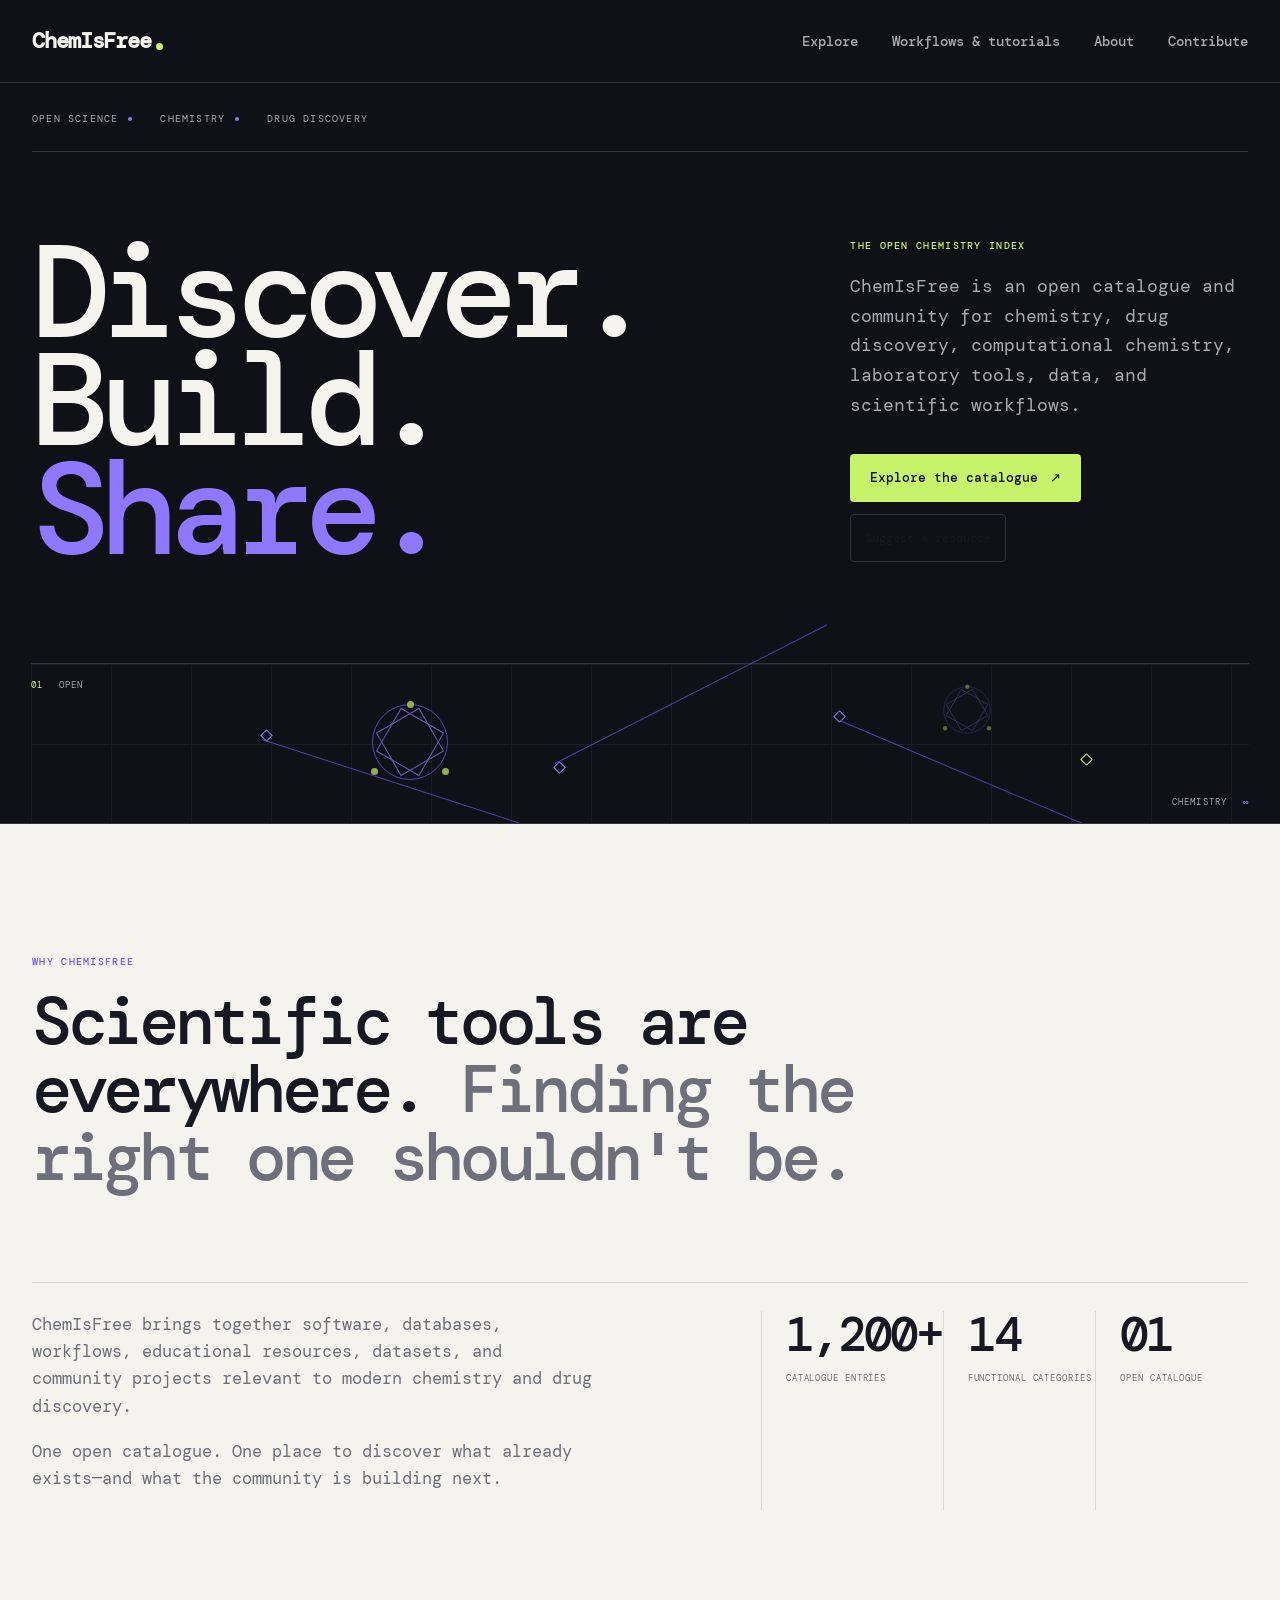
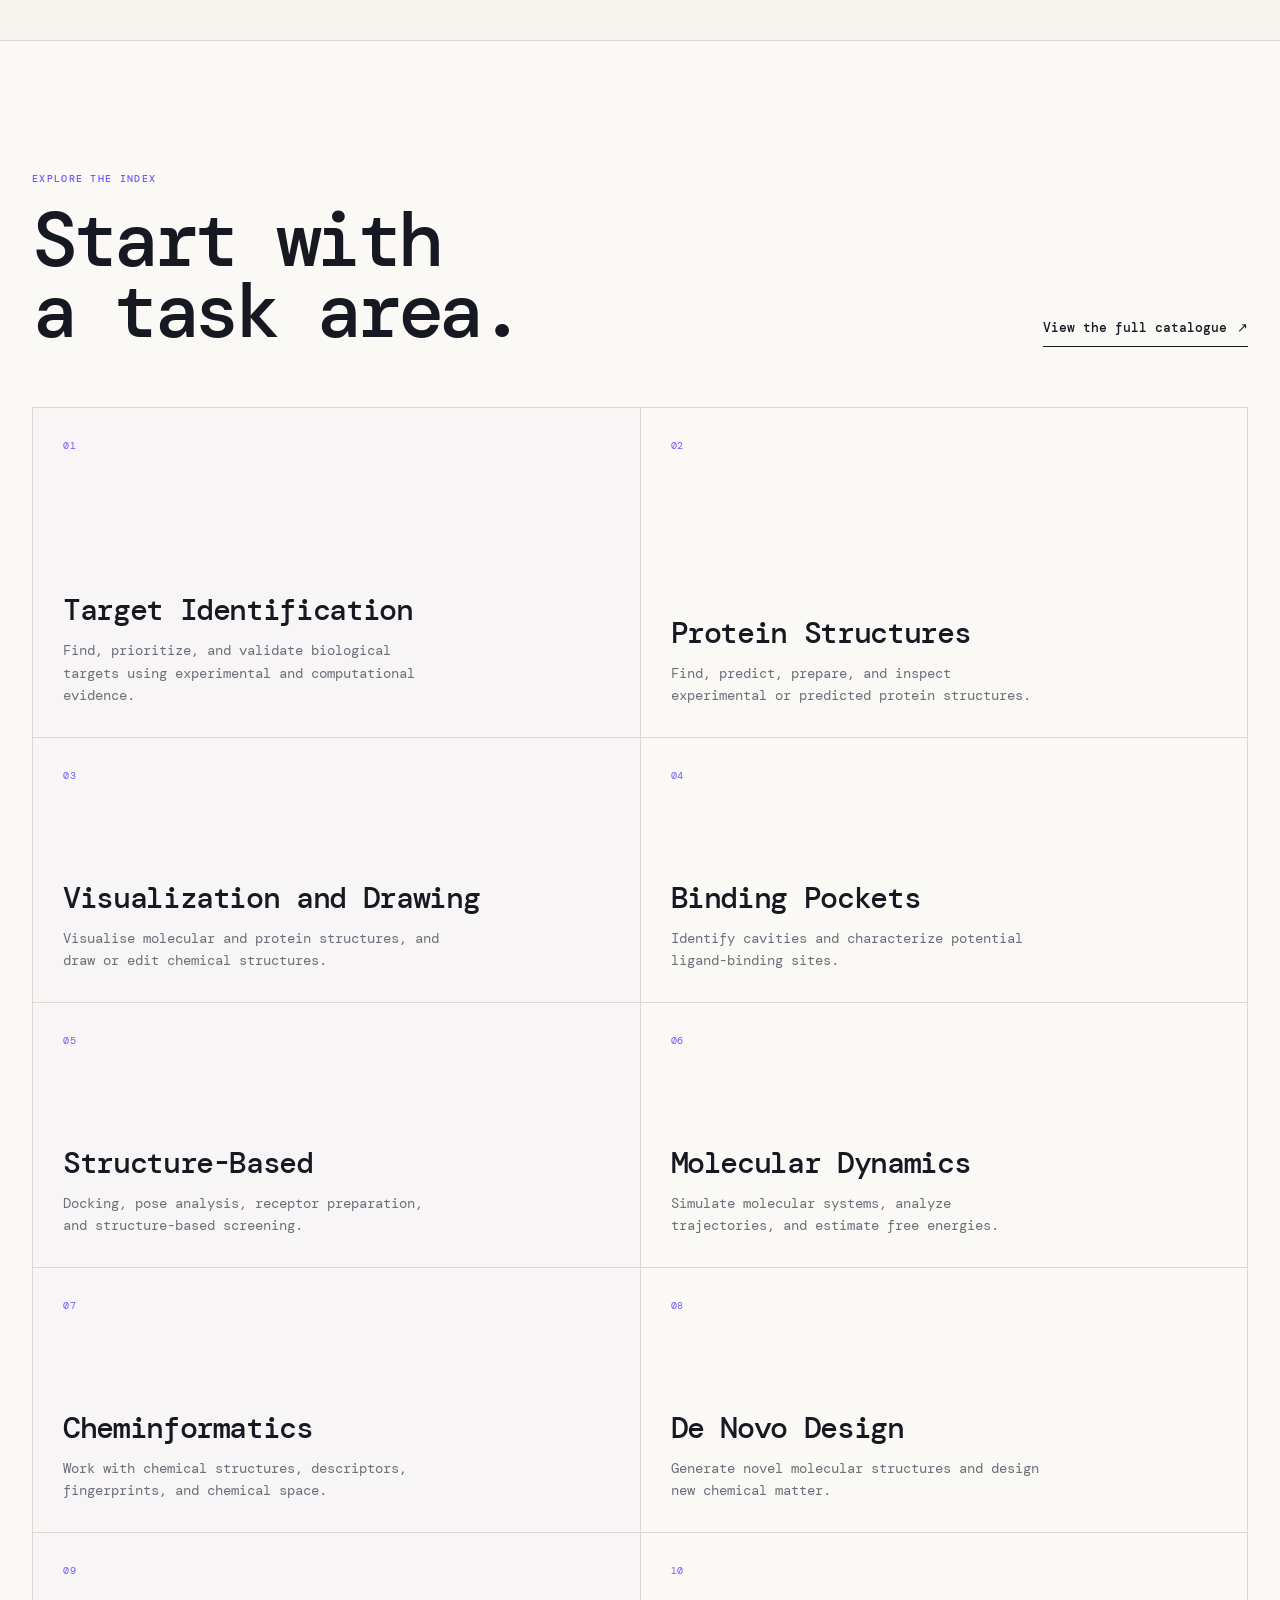
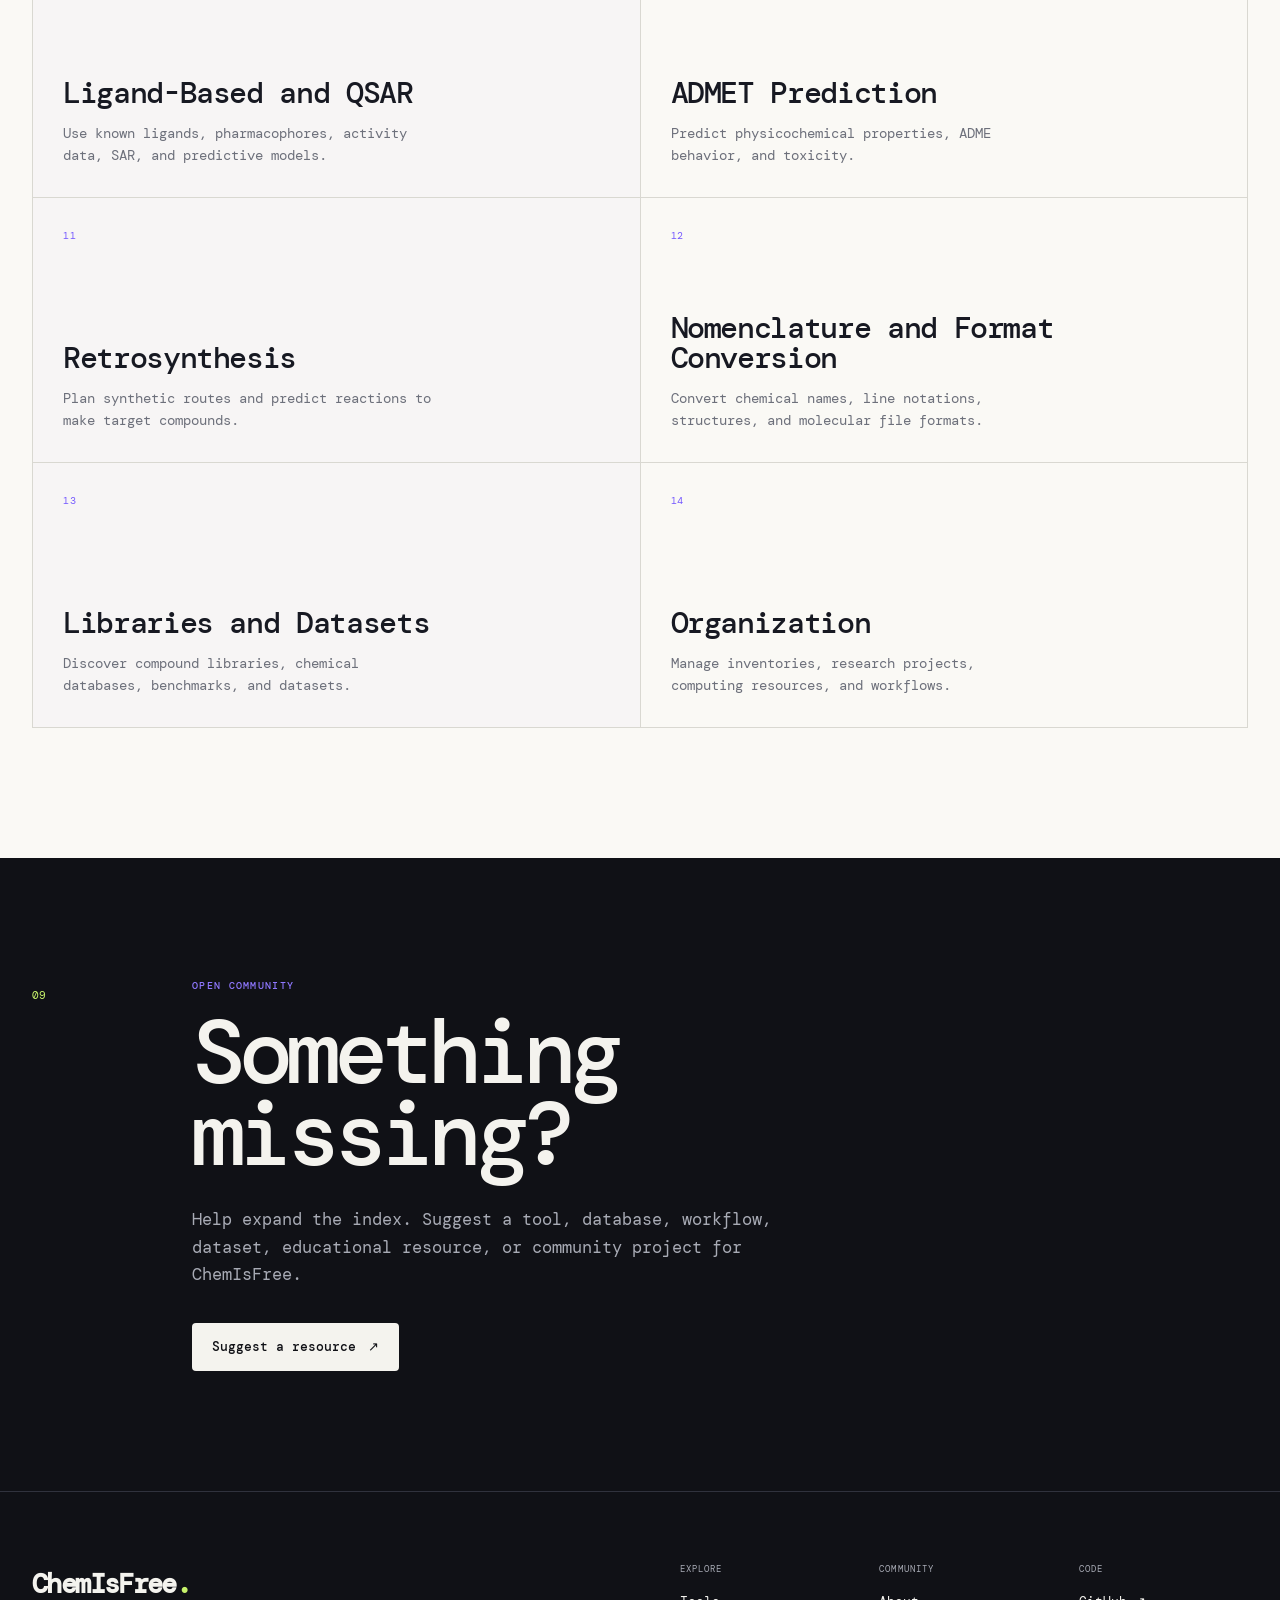
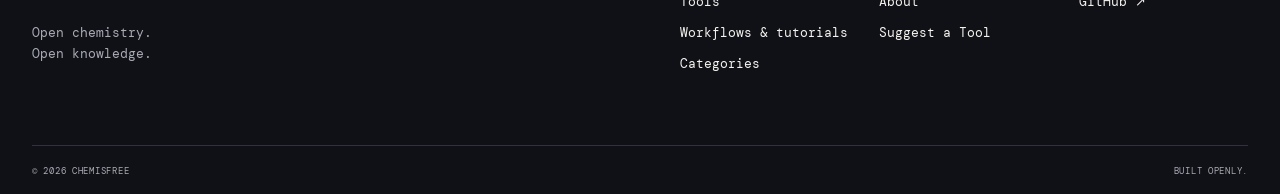
<file: index.html>
<!DOCTYPE html>
<html lang="en">
<head>
    <meta charset="UTF-8">
    <meta name="viewport" content="width=device-width, initial-scale=1.0">

    <title>ChemIsFree — Open Chemistry & Drug Discovery</title>

    <link rel="stylesheet" href="css/style.css?v=28">
</head>

<body>

<header class="site-header">
    <div class="container header-inner">

        <a href="index.html" class="site-wordmark">
            <span class="wordmark-main">ChemIsFree</span>
            <span class="wordmark-dot"></span>
        </a>

        <nav class="main-nav">
            <a href="tools.html">Explore</a>
            <a href="planner.html">Workflows &amp; tutorials</a>
            <a href="about.html">About</a>
            <a href="contribute.html">Contribute</a>
        </nav>

    </div>
</header>


<main>

    <!-- HERO -->

    <section class="hero">
        <div class="container hero-container">

            <div class="hero-topline">
                <span>OPEN SCIENCE</span>
                <span>CHEMISTRY</span>
                <span>DRUG DISCOVERY</span>
            </div>

            <div class="hero-main">

                <div class="hero-title">
                    <h1>
                        Discover.
                        <br>
                        Build.
                        <br>
                        <span>Share.</span>
                    </h1>
                </div>

                <div class="hero-content">

                    <p class="hero-kicker">
                        THE OPEN CHEMISTRY INDEX
                    </p>

                    <p class="hero-description">
                        ChemIsFree is an open catalogue and community for
                        chemistry, drug discovery, computational chemistry,
                        laboratory tools, data, and scientific workflows.
                    </p>

                    <div class="hero-actions">
                        <a href="tools.html" class="button button-primary">
                            Explore the catalogue
                            <span>↗</span>
                        </a>

                        <a href="contribute.html" class="button button-secondary">
                            Suggest a resource
                        </a>
                    </div>

                </div>

            </div>


            <!-- ABSTRACT SCIENTIFIC VISUAL -->

            <div class="hero-system">

                <div class="system-label system-label-top">
                    <span>01</span>
                    <span>OPEN</span>
                </div>

                <div class="system-grid"></div>

                <div class="molecule molecule-one">
                    <span></span>
                    <span></span>
                    <span></span>
                </div>

                <div class="molecule molecule-two">
                    <span></span>
                    <span></span>
                    <span></span>
                </div>

                <div class="system-node node-one"></div>
                <div class="system-node node-two"></div>
                <div class="system-node node-three"></div>
                <div class="system-node node-four"></div>

                <div class="system-line line-one"></div>
                <div class="system-line line-two"></div>
                <div class="system-line line-three"></div>

                <div class="system-label system-label-bottom">
                    <span>CHEMISTRY</span>
                    <span>∞</span>
                </div>

            </div>

        </div>
    </section>


    <!-- INTRO / NUMBERS -->

    <section class="intro-section">

        <div class="container">

            <div class="intro-heading">
                <p class="eyebrow">WHY CHEMISFREE</p>

                <h2>
                    Scientific tools are everywhere.
                    <em>Finding the right one shouldn't be.</em>
                </h2>
            </div>


            <div class="intro-bottom">

                <div class="intro-text">
                    <p>
                        ChemIsFree brings together software, databases,
                        workflows, educational resources, datasets, and
                        community projects relevant to modern chemistry
                        and drug discovery.
                    </p>

                    <p>
                        One open catalogue. One place to discover what
                        already exists—and what the community is building next.
                    </p>
                </div>


                <div class="stats">

                    <div class="stat">
                        <strong>1,200+</strong>
                        <span>Catalogue entries</span>
                    </div>

                    <div class="stat">
                        <strong>14</strong>
                        <span>Functional categories</span>
                    </div>

                    <div class="stat">
                        <strong>01</strong>
                        <span>Open catalogue</span>
                    </div>

                </div>

            </div>

        </div>

    </section>


    <!-- CATALOGUE DOMAINS -->

    <section class="categories-section" id="categories">

        <div class="container">

            <div class="section-heading">

                <div>
                    <p class="eyebrow">EXPLORE THE INDEX</p>

                    <h2>
                        Start with<br>
                        a task area.
                    </h2>
                </div>

                <a href="tools.html" class="text-link">
                    View the full catalogue
                    <span>↗</span>
                </a>

            </div>


            <div class="category-grid">
                <a href="tools.html?domain=target-identification" class="category-card category-card-large">
                    <span class="category-index">01</span>
                    <div><h3>Target Identification</h3><p>Find, prioritize, and validate biological targets using experimental and computational evidence.</p></div>
                    <span class="category-arrow">↗</span>
                </a>

                <a href="tools.html?domain=protein-structures" class="category-card">
                    <span class="category-index">02</span>
                    <div><h3>Protein Structures</h3><p>Find, predict, prepare, and inspect experimental or predicted protein structures.</p></div>
                    <span class="category-arrow">↗</span>
                </a>

                <a href="tools.html?domain=visualization" class="category-card">
                    <span class="category-index">03</span>
                    <div><h3>Visualization and Drawing</h3><p>Visualise molecular and protein structures, and draw or edit chemical structures.</p></div>
                    <span class="category-arrow">↗</span>
                </a>

                <a href="tools.html?domain=binding-pockets" class="category-card">
                    <span class="category-index">04</span>
                    <div><h3>Binding Pockets</h3><p>Identify cavities and characterize potential ligand-binding sites.</p></div>
                    <span class="category-arrow">↗</span>
                </a>

                <a href="tools.html?domain=structure-based" class="category-card">
                    <span class="category-index">05</span>
                    <div><h3>Structure-Based</h3><p>Docking, pose analysis, receptor preparation, and structure-based screening.</p></div>
                    <span class="category-arrow">↗</span>
                </a>

                <a href="tools.html?domain=molecular-dynamics" class="category-card">
                    <span class="category-index">06</span>
                    <div><h3>Molecular Dynamics</h3><p>Simulate molecular systems, analyze trajectories, and estimate free energies.</p></div>
                    <span class="category-arrow">↗</span>
                </a>

                <a href="tools.html?domain=cheminformatics" class="category-card">
                    <span class="category-index">07</span>
                    <div><h3>Cheminformatics</h3><p>Work with chemical structures, descriptors, fingerprints, and chemical space.</p></div>
                    <span class="category-arrow">↗</span>
                </a>

                <a href="tools.html?domain=de-novo-design" class="category-card">
                    <span class="category-index">08</span>
                    <div><h3>De Novo Design</h3><p>Generate novel molecular structures and design new chemical matter.</p></div>
                    <span class="category-arrow">↗</span>
                </a>

                <a href="tools.html?domain=ligand-based-qsar" class="category-card">
                    <span class="category-index">09</span>
                    <div><h3>Ligand-Based and QSAR</h3><p>Use known ligands, pharmacophores, activity data, SAR, and predictive models.</p></div>
                    <span class="category-arrow">↗</span>
                </a>

                <a href="tools.html?domain=admet-prediction" class="category-card">
                    <span class="category-index">10</span>
                    <div><h3>ADMET Prediction</h3><p>Predict physicochemical properties, ADME behavior, and toxicity.</p></div>
                    <span class="category-arrow">↗</span>
                </a>

                <a href="tools.html?domain=retrosynthesis" class="category-card">
                    <span class="category-index">11</span>
                    <div><h3>Retrosynthesis</h3><p>Plan synthetic routes and predict reactions to make target compounds.</p></div>
                    <span class="category-arrow">↗</span>
                </a>

                <a href="tools.html?domain=nomenclature-format-conversion" class="category-card">
                    <span class="category-index">12</span>
                    <div><h3>Nomenclature and Format Conversion</h3><p>Convert chemical names, line notations, structures, and molecular file formats.</p></div>
                    <span class="category-arrow">↗</span>
                </a>

                <a href="tools.html?domain=libraries-datasets" class="category-card">
                    <span class="category-index">13</span>
                    <div><h3>Libraries and Datasets</h3><p>Discover compound libraries, chemical databases, benchmarks, and datasets.</p></div>
                    <span class="category-arrow">↗</span>
                </a>

                <a href="tools.html?domain=organization" class="category-card">
                    <span class="category-index">14</span>
                    <div><h3>Organization</h3><p>Manage inventories, research projects, computing resources, and workflows.</p></div>
                    <span class="category-arrow">↗</span>
                </a>

            </div>

        </div>

    </section>


    <!-- COMMUNITY -->

    <section class="community-section">

        <div class="container community-container">

            <div class="community-number">
                09
            </div>

            <div class="community-content">

                <p class="eyebrow">OPEN COMMUNITY</p>

                <h2>
                    Something missing?
                </h2>

                <p>
                    Help expand the index. Suggest a tool, database,
                    workflow, dataset, educational resource, or community
                    project for ChemIsFree.
                </p>

                <a href="contribute.html" class="button button-light">
                    Suggest a resource
                    <span>↗</span>
                </a>

            </div>

        </div>

    </section>

</main>


<footer class="site-footer">

    <div class="container footer-inner">

        <div class="footer-brand">

            <a href="index.html" class="footer-wordmark">
                ChemIsFree<span>.</span>
            </a>

            <p>
                Open chemistry.<br>
                Open knowledge.
            </p>

        </div>


        <div class="footer-links">

            <div>
                <span>EXPLORE</span>
                <a href="tools.html">Tools</a>
                <a href="planner.html">Workflows &amp; tutorials</a>
                <a href="index.html#categories">Categories</a>
            </div>

            <div>
                <span>COMMUNITY</span>
                <a href="about.html">About</a>
                <a href="contribute.html">Suggest a Tool</a>
            </div>

            <div>
                <span>CODE</span>
                <a href="https://github.com/ChemIsFree"
                   target="_blank"
                   rel="noopener noreferrer">
                    GitHub ↗
                </a>
            </div>

        </div>

    </div>

    <div class="container footer-bottom">
        <span>© 2026 ChemIsFree</span>
        <span>Built openly.</span>
    </div>

</footer>


</body>
</html>
</file>
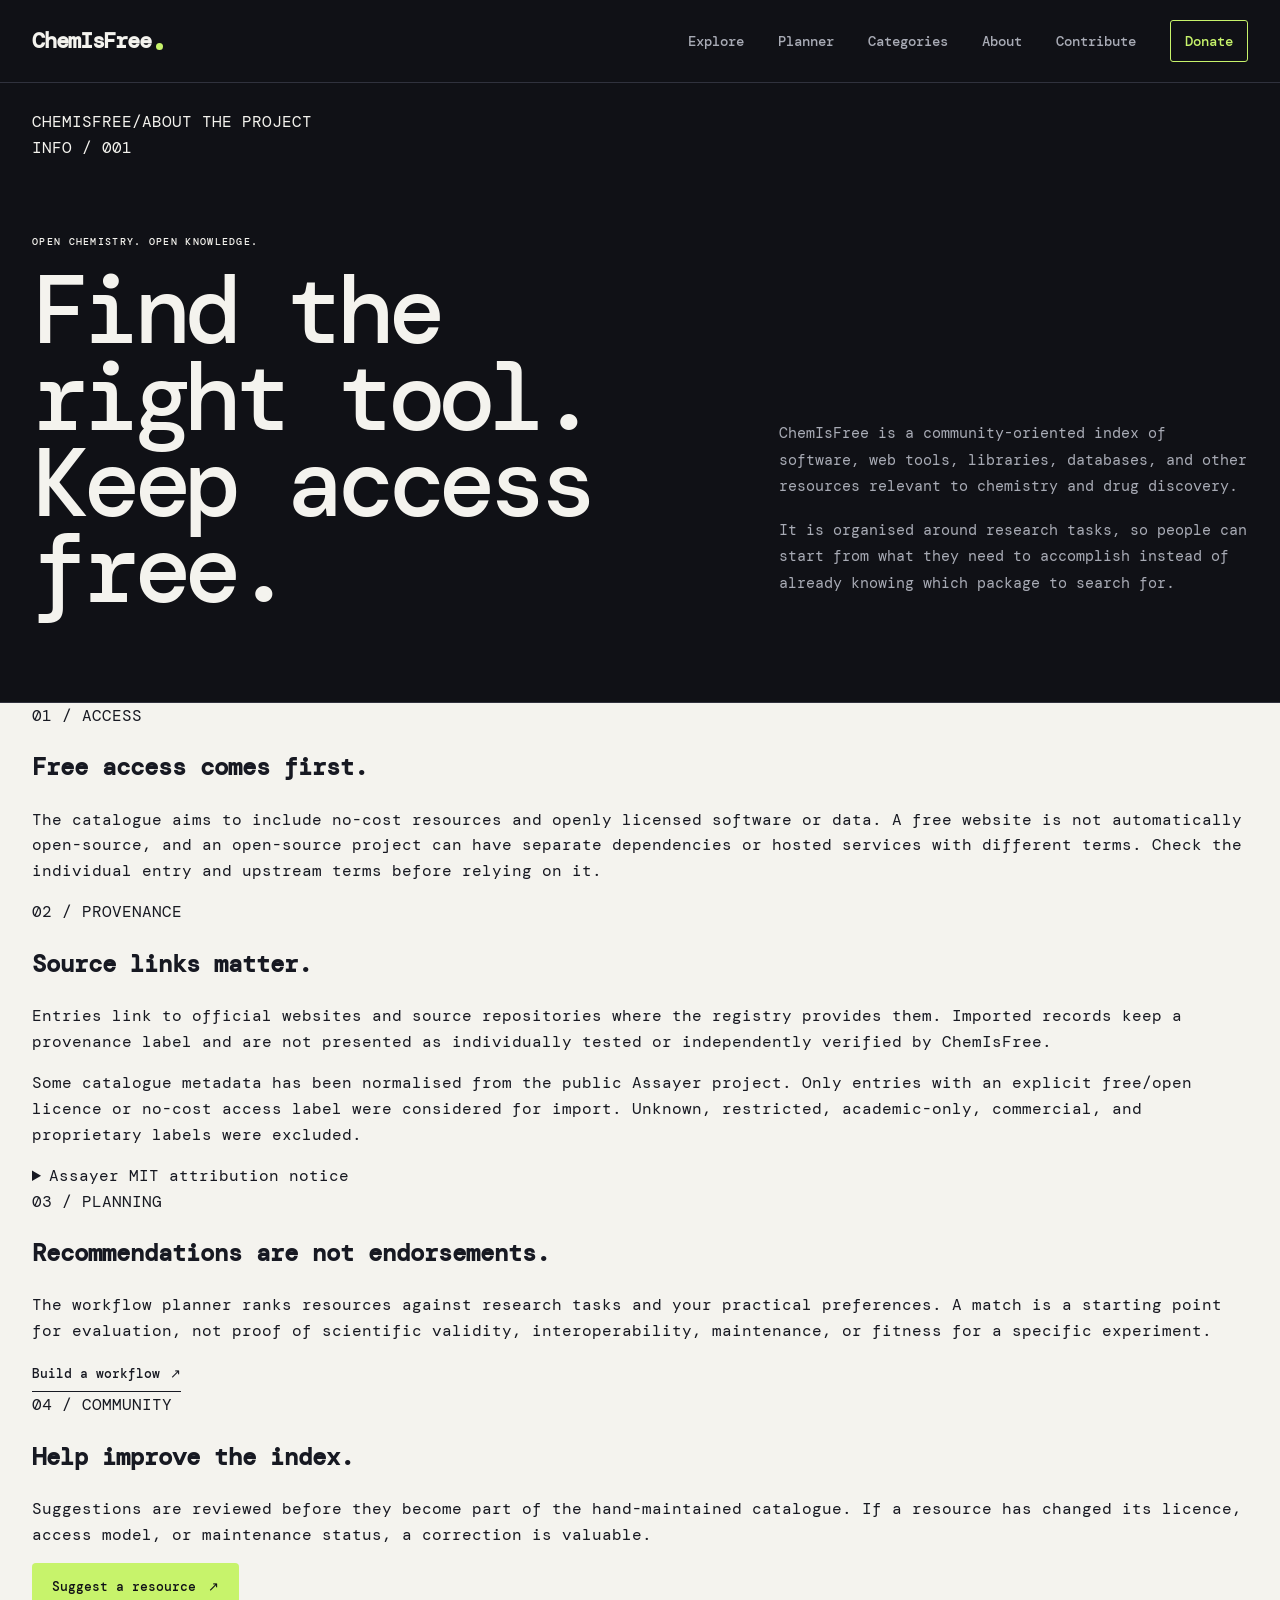
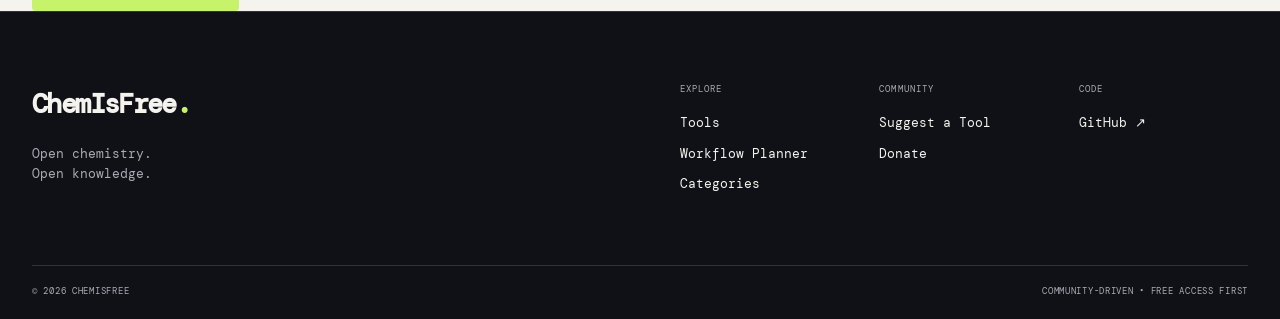
<file: about.html>
<!DOCTYPE html>
<html lang="en">
<head>
    <meta charset="UTF-8">
    <meta name="viewport" content="width=device-width, initial-scale=1.0">
    <title>About ChemIsFree</title>
    <meta name="description" content="ChemIsFree helps researchers discover free chemistry and drug-discovery tools, understand access conditions, and assemble practical workflows.">
    <link rel="stylesheet" href="css/style.css?v=10">
</head>
<body>
<header class="site-header">
    <div class="container header-inner">
        <a href="index.html" class="site-wordmark"><span class="wordmark-main">ChemIsFree</span><span class="wordmark-dot"></span></a>
        <nav class="main-nav">
            <a href="tools.html">Explore</a>
            <a href="workflow-planner.html">Planner</a>
            <a href="index.html#categories">Categories</a>
            <a href="about.html" aria-current="page">About</a>
            <a href="contribute.html">Contribute</a>
            <a href="#" class="nav-donate" title="Donation link will be added before launch">Donate</a>
        </nav>
    </div>
</header>
<main>
    <section class="planner-hero about-hero">
        <div class="container">
            <div class="planner-topline"><div class="planner-kicker"><span>CHEMISFREE</span><span>/</span><span>ABOUT THE PROJECT</span></div><span class="planner-index">INFO / 001</span></div>
            <div class="planner-hero-grid">
                <div><p class="eyebrow">OPEN CHEMISTRY. OPEN KNOWLEDGE.</p><h1>Find the right tool.<br><span>Keep access free.</span></h1></div>
                <div class="planner-hero-copy"><p>ChemIsFree is a community-oriented index of software, web tools, libraries, databases, and other resources relevant to chemistry and drug discovery.</p><p>It is organised around research tasks, so people can start from what they need to accomplish instead of already knowing which package to search for.</p></div>
            </div>
        </div>
    </section>
    <section class="about-policy">
        <div class="container">
            <article><span>01 / ACCESS</span><h2>Free access comes first.</h2><p>The catalogue aims to include no-cost resources and openly licensed software or data. A free website is not automatically open-source, and an open-source project can have separate dependencies or hosted services with different terms. Check the individual entry and upstream terms before relying on it.</p></article>
            <article><span>02 / PROVENANCE</span><h2>Source links matter.</h2><p>Entries link to official websites and source repositories where the registry provides them. Imported records keep a provenance label and are not presented as individually tested or independently verified by ChemIsFree.</p><p>Some catalogue metadata has been normalised from the public <a href="https://github.com/yboulaamane/assayer" target="_blank" rel="noopener noreferrer">Assayer project</a>. Only entries with an explicit free/open licence or no-cost access label were considered for import. Unknown, restricted, academic-only, commercial, and proprietary labels were excluded.</p>
                <details class="about-licence-details">
                    <summary>Assayer MIT attribution notice</summary>
                    <p>The Assayer repository declares the MIT License for its own project and catalogue metadata. This notice does not relicense third-party software or data linked by Assayer.</p>
                    <pre>MIT License

Copyright (c) 2026 Yassir Boulaamane

Permission is hereby granted, free of charge, to any person obtaining a copy
of this software and associated documentation files (the "Software"), to deal
in the Software without restriction, including without limitation the rights
to use, copy, modify, merge, publish, distribute, sublicense, and/or sell
copies of the Software, and to permit persons to whom the Software is
furnished to do so, subject to the following conditions:

The above copyright notice and this permission notice shall be included in all
copies or substantial portions of the Software.

THE SOFTWARE IS PROVIDED "AS IS", WITHOUT WARRANTY OF ANY KIND, EXPRESS OR
IMPLIED, INCLUDING BUT NOT LIMITED TO THE WARRANTIES OF MERCHANTABILITY,
FITNESS FOR A PARTICULAR PURPOSE AND NONINFRINGEMENT. IN NO EVENT SHALL THE
AUTHORS OR COPYRIGHT HOLDERS BE LIABLE FOR ANY CLAIM, DAMAGES OR OTHER
LIABILITY, WHETHER IN AN ACTION OF CONTRACT, TORT OR OTHERWISE, ARISING FROM,
OUT OF OR IN CONNECTION WITH THE SOFTWARE OR THE USE OR OTHER DEALINGS IN THE
SOFTWARE.</pre>
                </details></article>
            <article><span>03 / PLANNING</span><h2>Recommendations are not endorsements.</h2><p>The workflow planner ranks resources against research tasks and your practical preferences. A match is a starting point for evaluation, not proof of scientific validity, interoperability, maintenance, or fitness for a specific experiment.</p><a class="text-link" href="workflow-planner.html">Build a workflow <span>↗</span></a></article>
            <article><span>04 / COMMUNITY</span><h2>Help improve the index.</h2><p>Suggestions are reviewed before they become part of the hand-maintained catalogue. If a resource has changed its licence, access model, or maintenance status, a correction is valuable.</p><a class="button button-primary" href="https://github.com/ChemIsFree/tools/issues/new?template=suggest-a-tool.yml" target="_blank" rel="noopener noreferrer">Suggest a resource <span>↗</span></a></article>
        </div>
    </section>
</main>
<footer class="site-footer">
    <div class="container footer-inner">
        <div class="footer-brand"><a href="index.html" class="footer-wordmark">ChemIsFree<span>.</span></a><p>Open chemistry.<br>Open knowledge.</p></div>
        <div class="footer-links">
            <div><span>EXPLORE</span><a href="tools.html">Tools</a><a href="workflow-planner.html">Workflow Planner</a><a href="index.html#categories">Categories</a></div>
            <div><span>COMMUNITY</span><a href="contribute.html">Suggest a Tool</a><a href="#">Donate</a></div>
            <div><span>CODE</span><a href="https://github.com/ChemIsFree" target="_blank" rel="noopener noreferrer">GitHub ↗</a></div>
        </div>
    </div>
    <div class="container footer-bottom"><span>© 2026 ChemIsFree</span><span>Community-driven • Free access first</span></div>
</footer>
</body>
</html>
</file>
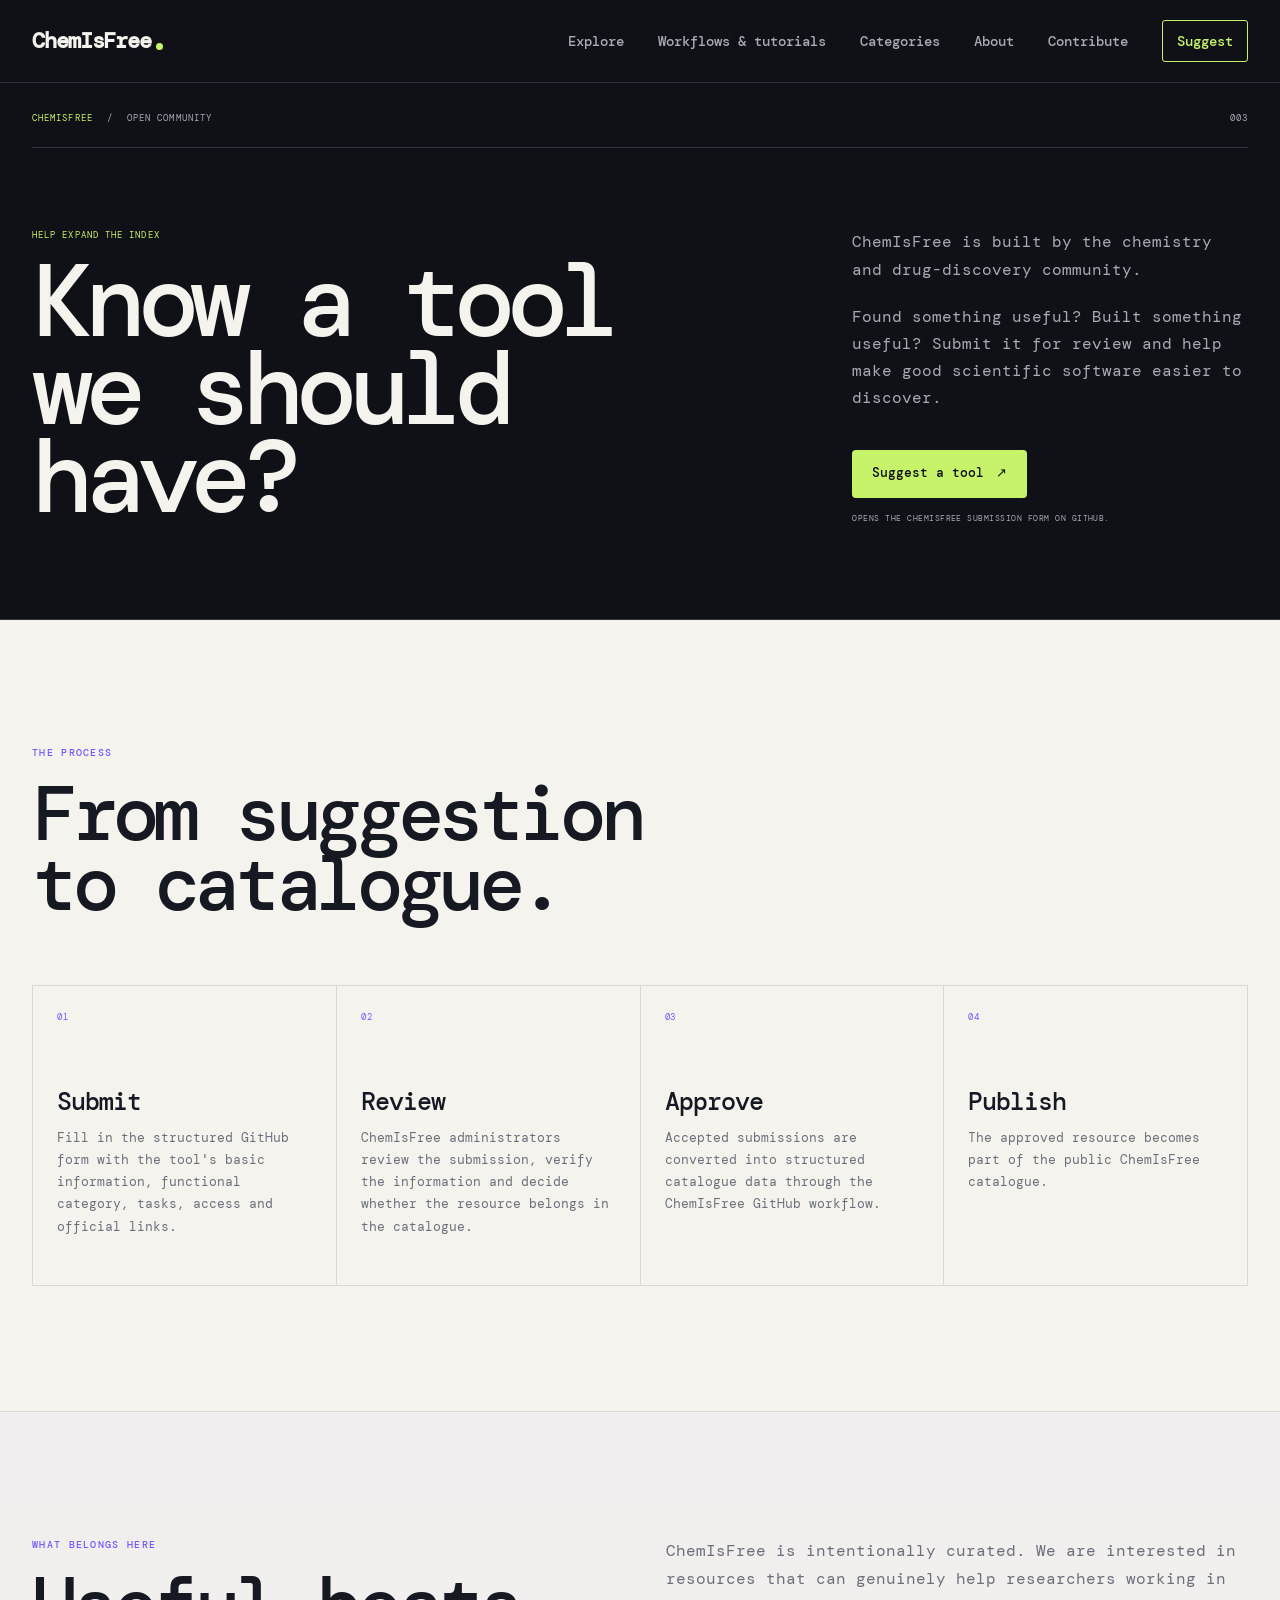
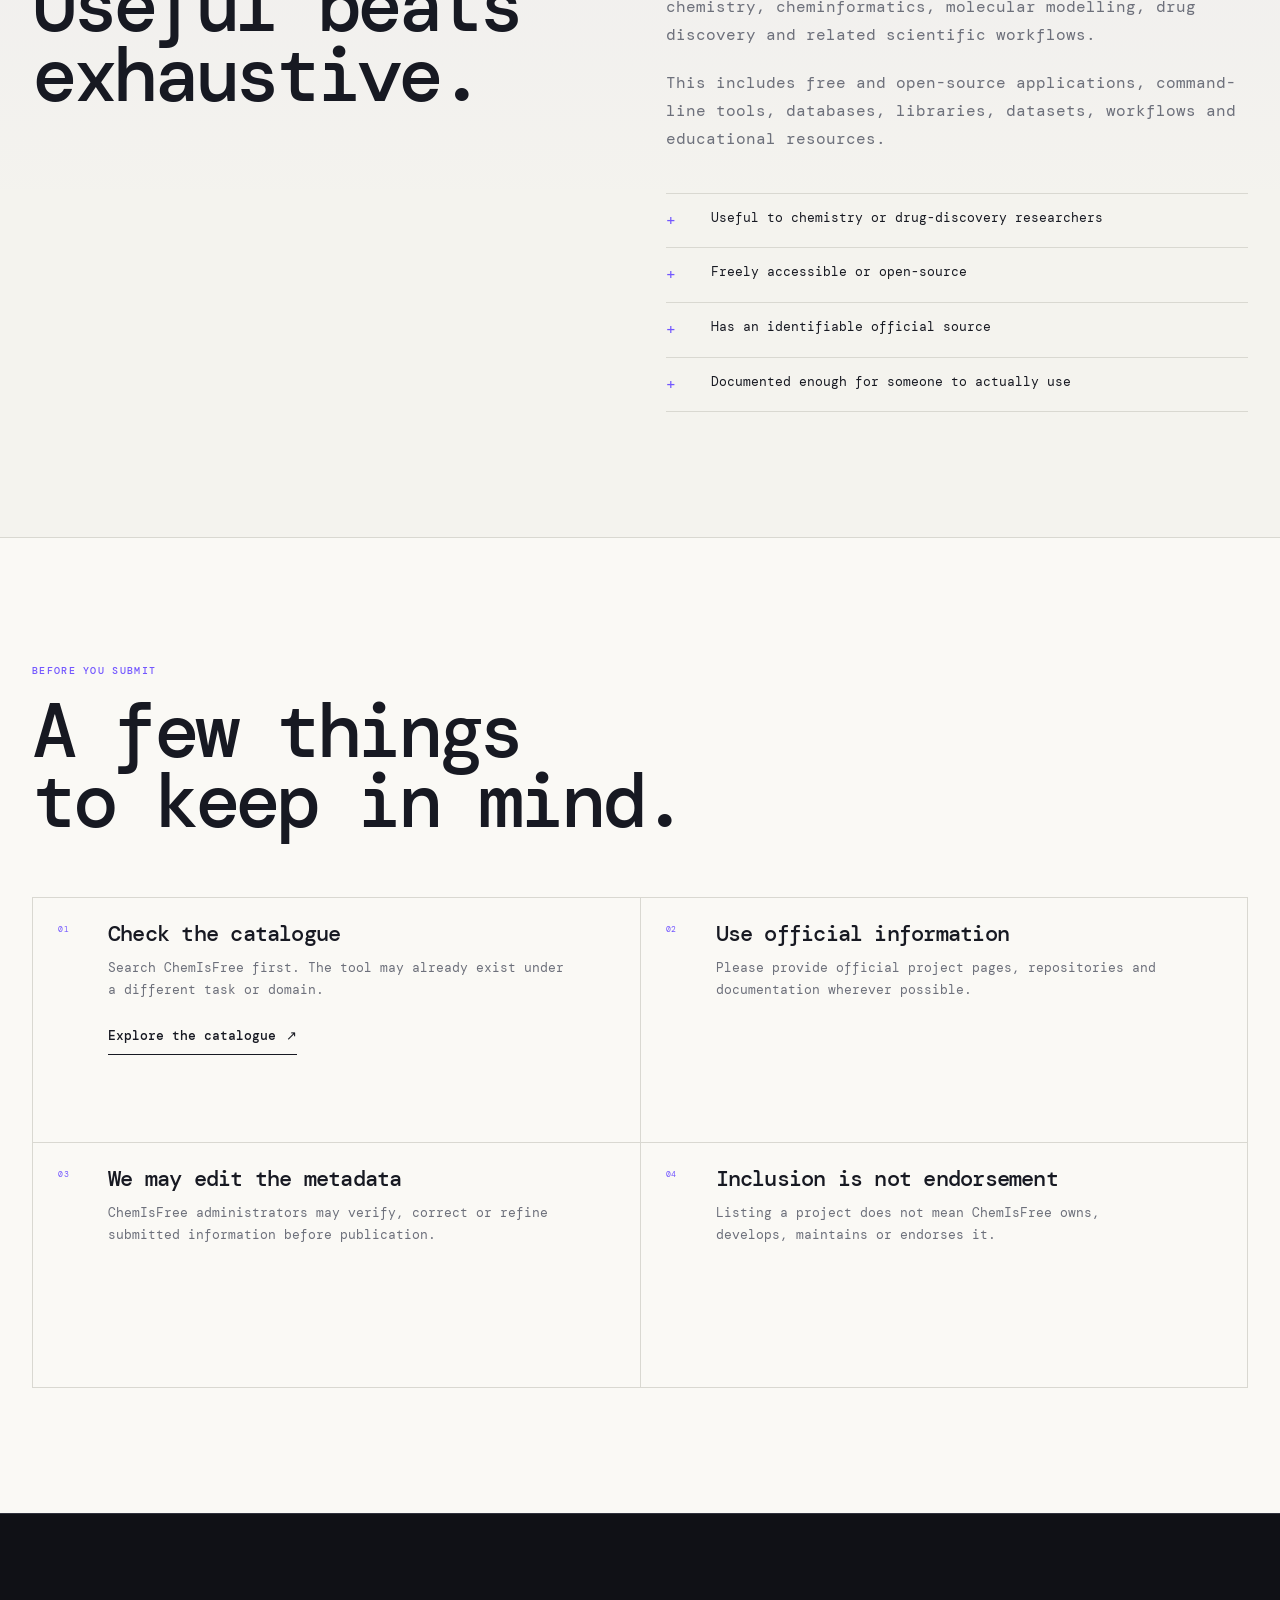
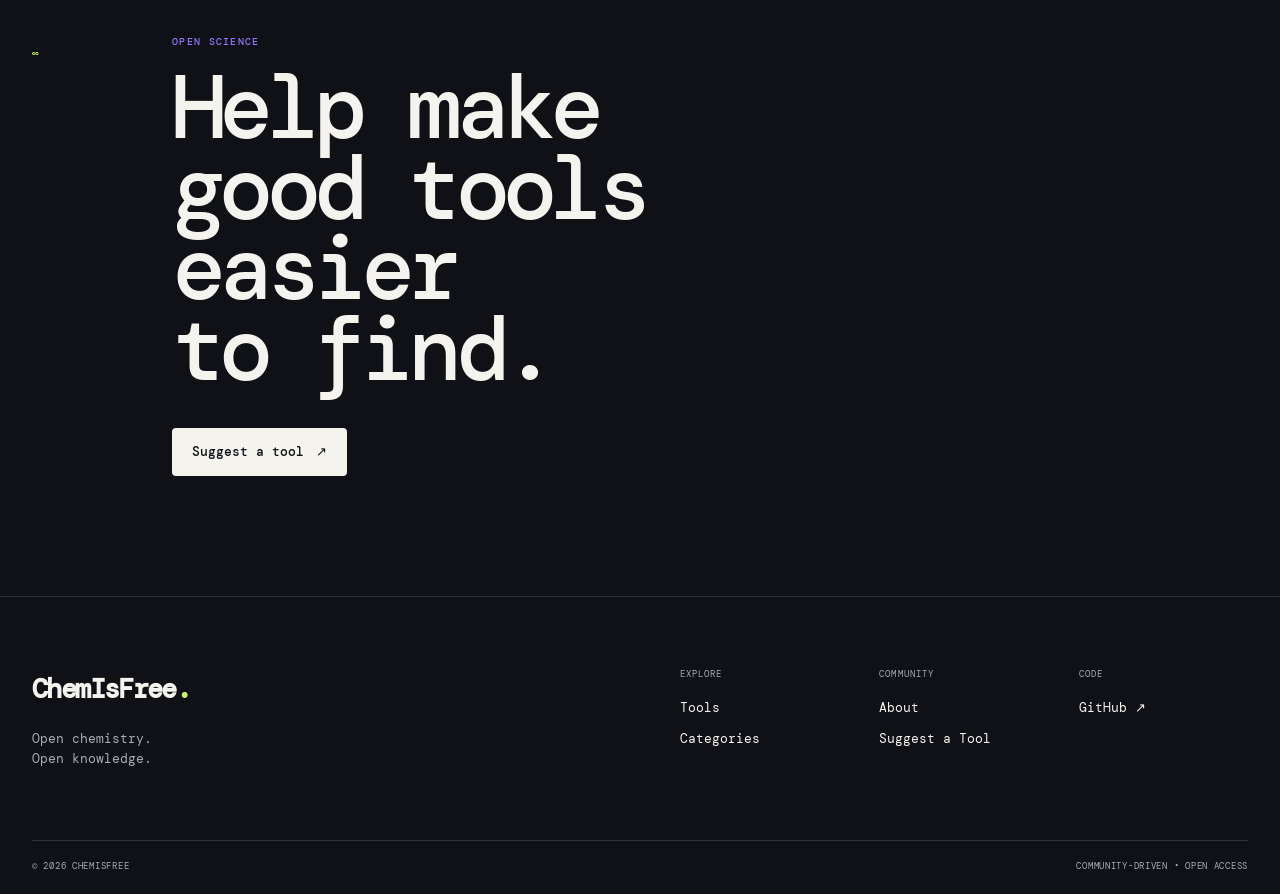
<file: contribute.html>
<!DOCTYPE html>
<html lang="en">

<head>

    <meta charset="UTF-8">

    <meta
        name="viewport"
        content="width=device-width, initial-scale=1.0"
    >

    <title>Suggest a Tool — ChemIsFree</title>

    <meta
        name="description"
        content="Suggest an open chemistry, drug discovery, computational chemistry, laboratory, or scientific resource for the ChemIsFree catalogue."
    >

    <link
        rel="stylesheet"
        href="css/style.css?v=12"
    >

</head>


<body>


<header class="site-header">

    <div class="container header-inner">

        <a
            href="index.html"
            class="site-wordmark"
        >
            <span class="wordmark-main">
                ChemIsFree
            </span>

            <span class="wordmark-dot"></span>
        </a>


        <nav class="main-nav">

            <a href="tools.html">
                Explore
            </a>

            <a href="planner.html">
                Workflows &amp; tutorials
            </a>

            <a href="index.html#categories">
                Categories
            </a>

            <a href="about.html">
                About
            </a>

            <a href="contribute.html">
                Contribute
            </a>

            <a
                href="https://github.com/ChemIsFree/tools/issues/new?template=suggest-a-tool.yml"
                target="_blank"
                rel="noopener noreferrer"
                class="nav-donate"
                style="border-color: var(--lime); color: var(--lime);"
            >
                Suggest
            </a>

        </nav>

    </div>

</header>



<main>


    <!-- =====================================================
         HERO
         ===================================================== -->

    <section class="contribute-hero">

        <div class="container">

            <div class="contribute-topline">

                <div class="contribute-label">

                    <span>
                        CHEMISFREE
                    </span>

                    <span>
                        /
                    </span>

                    <span>
                        OPEN COMMUNITY
                    </span>

                </div>


                <span class="contribute-index">
                    003
                </span>

            </div>


            <div class="contribute-hero-grid">

                <div>

                    <p class="contribute-eyebrow">
                        HELP EXPAND THE INDEX
                    </p>

                    <h1>
                        Know a tool<br>
                        we should have?
                    </h1>

                </div>


                <div class="contribute-hero-intro">

                    <p>
                        ChemIsFree is built by the chemistry and
                        drug-discovery community.
                    </p>

                    <p>
                        Found something useful? Built something useful?
                        Submit it for review and help make good scientific
                        software easier to discover.
                    </p>

                    <a
                        href="https://github.com/ChemIsFree/tools/issues/new?template=suggest-a-tool.yml"
                        target="_blank"
                        rel="noopener noreferrer"
                        class="button button-primary contribute-primary-button"
                    >
                        Suggest a tool
                        <span>↗</span>
                    </a>

                    <span class="contribute-note">
                        Opens the ChemIsFree submission form on GitHub.
                    </span>

                </div>

            </div>

        </div>

    </section>



    <!-- =====================================================
         HOW IT WORKS
         ===================================================== -->

    <section class="contribute-process">

        <div class="container">

            <div class="contribute-section-heading">

                <div>

                    <p class="eyebrow">
                        THE PROCESS
                    </p>

                    <h2>
                        From suggestion<br>
                        to catalogue.
                    </h2>

                </div>

            </div>


            <div class="contribute-steps">


                <article class="contribute-step">

                    <span class="contribute-step-number">
                        01
                    </span>

                    <div>

                        <h3>
                            Submit
                        </h3>

                        <p>
                            Fill in the structured GitHub form with
                            the tool's basic information, functional category, tasks,
                            access and official links.
                        </p>

                    </div>

                </article>


                <article class="contribute-step">

                    <span class="contribute-step-number">
                        02
                    </span>

                    <div>

                        <h3>
                            Review
                        </h3>

                        <p>
                            ChemIsFree administrators review the
                            submission, verify the information and
                            decide whether the resource belongs in
                            the catalogue.
                        </p>

                    </div>

                </article>


                <article class="contribute-step">

                    <span class="contribute-step-number">
                        03
                    </span>

                    <div>

                        <h3>
                            Approve
                        </h3>

                        <p>
                            Accepted submissions are converted into
                            structured catalogue data through the
                            ChemIsFree GitHub workflow.
                        </p>

                    </div>

                </article>


                <article class="contribute-step">

                    <span class="contribute-step-number">
                        04
                    </span>

                    <div>

                        <h3>
                            Publish
                        </h3>

                        <p>
                            The approved resource becomes part of
                            the public ChemIsFree catalogue.
                        </p>

                    </div>

                </article>


            </div>

        </div>

    </section>



    <!-- =====================================================
         WHAT TO SUBMIT
         ===================================================== -->

    <section class="contribute-guidance">

        <div class="container">

            <div class="contribute-guidance-grid">

                <div>

                    <p class="eyebrow">
                        WHAT BELONGS HERE
                    </p>

                    <h2>
                        Useful beats<br>
                        exhaustive.
                    </h2>

                </div>


                <div class="contribute-guidance-copy">

                    <p>
                        ChemIsFree is intentionally curated. We are
                        interested in resources that can genuinely help
                        researchers working in chemistry, cheminformatics,
                        molecular modelling, drug discovery and related
                        scientific workflows.
                    </p>

                    <p>
                        This includes free and open-source applications,
                        command-line tools, databases, libraries,
                        datasets, workflows and educational resources.
                    </p>

                    <div class="contribute-checklist">

                        <div>
                            <span>+</span>
                            <p>
                                Useful to chemistry or drug-discovery researchers
                            </p>
                        </div>

                        <div>
                            <span>+</span>
                            <p>
                                Freely accessible or open-source
                            </p>
                        </div>

                        <div>
                            <span>+</span>
                            <p>
                                Has an identifiable official source
                            </p>
                        </div>

                        <div>
                            <span>+</span>
                            <p>
                                Documented enough for someone to actually use
                            </p>
                        </div>

                    </div>

                </div>

            </div>

        </div>

    </section>



    <!-- =====================================================
         BEFORE YOU SUBMIT
         ===================================================== -->

    <section class="contribute-before">

        <div class="container">

            <div class="contribute-before-header">

                <div>

                    <p class="eyebrow">
                        BEFORE YOU SUBMIT
                    </p>

                    <h2>
                        A few things<br>
                        to keep in mind.
                    </h2>

                </div>

            </div>


            <div class="contribute-before-grid">

                <div class="contribute-before-item">

                    <span>
                        01
                    </span>

                    <div>

                        <h3>
                            Check the catalogue
                        </h3>

                        <p>
                            Search ChemIsFree first. The tool may already
                            exist under a different task or domain.
                        </p>

                        <a
                            href="tools.html"
                            class="text-link"
                        >
                            Explore the catalogue
                            <span>↗</span>
                        </a>

                    </div>

                </div>


                <div class="contribute-before-item">

                    <span>
                        02
                    </span>

                    <div>

                        <h3>
                            Use official information
                        </h3>

                        <p>
                            Please provide official project pages,
                            repositories and documentation wherever possible.
                        </p>

                    </div>

                </div>


                <div class="contribute-before-item">

                    <span>
                        03
                    </span>

                    <div>

                        <h3>
                            We may edit the metadata
                        </h3>

                        <p>
                            ChemIsFree administrators may verify,
                            correct or refine submitted information
                            before publication.
                        </p>

                    </div>

                </div>


                <div class="contribute-before-item">

                    <span>
                        04
                    </span>

                    <div>

                        <h3>
                            Inclusion is not endorsement
                        </h3>

                        <p>
                            Listing a project does not mean ChemIsFree
                            owns, develops, maintains or endorses it.
                        </p>

                    </div>

                </div>

            </div>

        </div>

    </section>



    <!-- =====================================================
         CTA
         ===================================================== -->

    <section class="contribute-cta">

        <div class="container">

            <div class="contribute-cta-grid">

                <span class="contribute-cta-number">
                    ∞
                </span>


                <div>

                    <p class="eyebrow">
                        OPEN SCIENCE
                    </p>

                    <h2>
                        Help make<br>
                        good tools easier<br>
                        to find.
                    </h2>

                    <a
                        href="https://github.com/ChemIsFree/tools/issues/new?template=suggest-a-tool.yml"
                        target="_blank"
                        rel="noopener noreferrer"
                        class="button button-light"
                    >
                        Suggest a tool
                        <span>↗</span>
                    </a>

                </div>

            </div>

        </div>

    </section>


</main>



<footer class="site-footer">

    <div class="container footer-inner">

        <div class="footer-brand">

            <a
                href="index.html"
                class="footer-wordmark"
            >
                ChemIsFree<span>.</span>
            </a>

            <p>
                Open chemistry.<br>
                Open knowledge.
            </p>

        </div>


        <div class="footer-links">

            <div>

                <span>
                    EXPLORE
                </span>

                <a href="tools.html">
                    Tools
                </a>

                <a href="index.html#categories">
                    Categories
                </a>

            </div>


            <div>

                <span>
                    COMMUNITY
                </span>

                <a href="about.html">
                    About
                </a>

                <a href="contribute.html">
                    Suggest a Tool
                </a>

            </div>


            <div>

                <span>
                    CODE
                </span>

                <a
                    href="https://github.com/ChemIsFree"
                    target="_blank"
                    rel="noopener noreferrer"
                >
                    GitHub ↗
                </a>

            </div>

        </div>

    </div>


    <div class="container footer-bottom">

        <span>
            © 2026 ChemIsFree
        </span>

        <span>
            Community-driven • Open access
        </span>

    </div>

</footer>


</body>

</html>
</file>
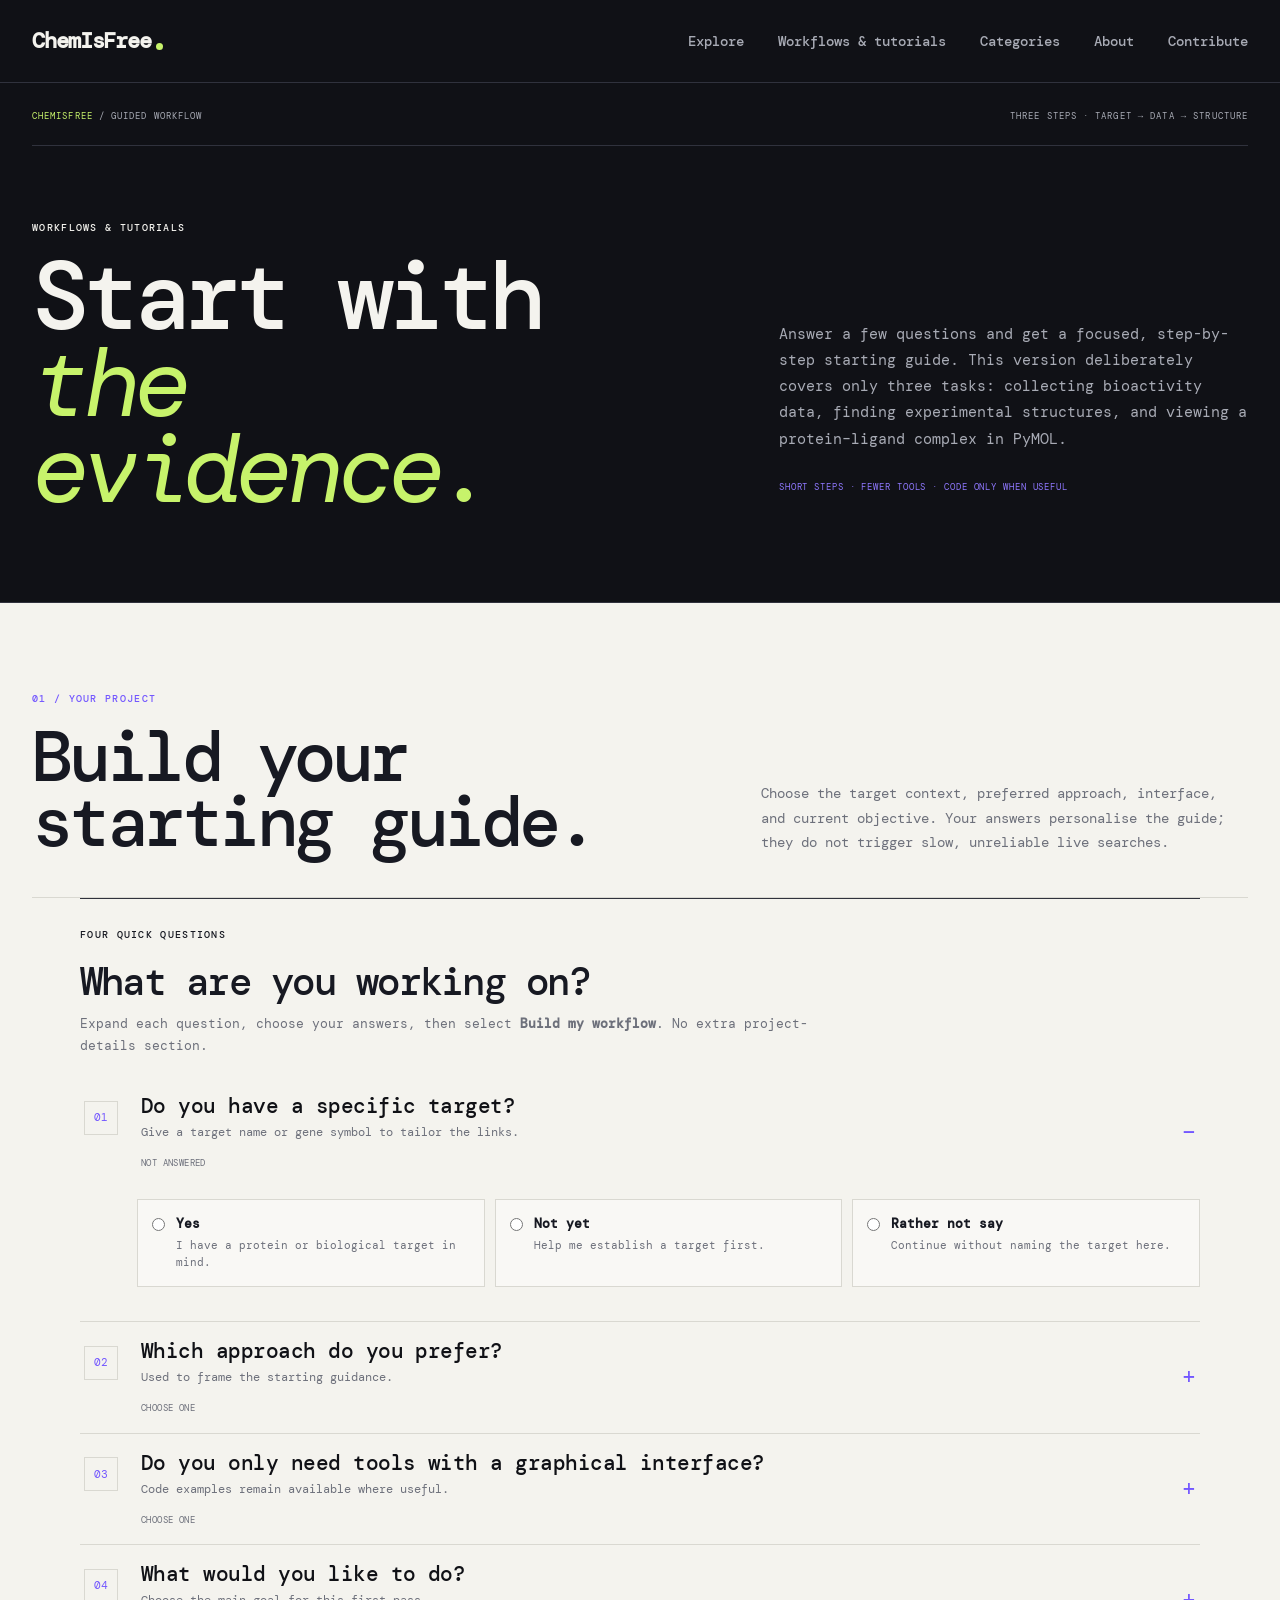
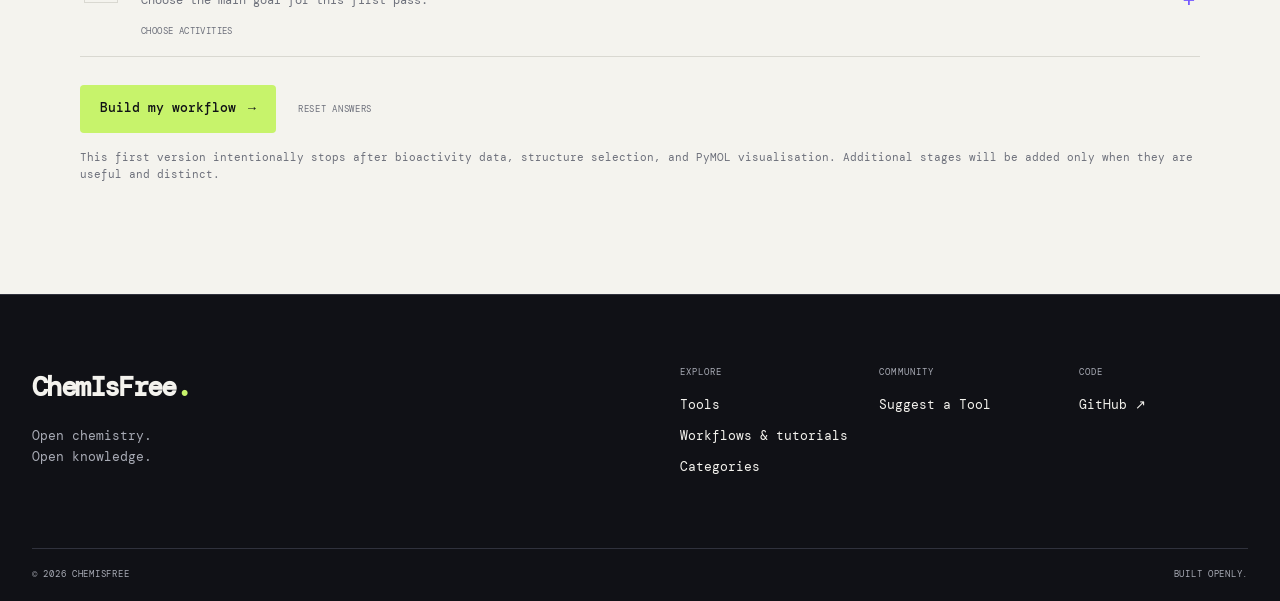
<file: planner.html>
<!DOCTYPE html>
<html lang="en">
<head>
    <meta charset="UTF-8">
    <meta name="viewport" content="width=device-width, initial-scale=1.0">
    <title>Workflows &amp; Tutorials — ChemIsFree</title>
    <meta name="description" content="A practical, guided first workflow for finding target bioactivity data, selecting protein structures, and visualising protein–ligand complexes in PyMOL.">
    <link rel="stylesheet" href="css/style.css?v=24">
</head>
<body>
<header class="site-header">
    <div class="container header-inner">
        <a href="index.html" class="site-wordmark">
            <span class="wordmark-main">ChemIsFree</span><span class="wordmark-dot"></span>
        </a>
        <nav class="main-nav">
            <a href="tools.html">Explore</a>
            <a href="planner.html" aria-current="page">Workflows &amp; tutorials</a>
            <a href="index.html#categories">Categories</a>
            <a href="about.html">About</a>
            <a href="contribute.html">Contribute</a>
        </nav>
    </div>
</header>

<main>
    <section class="planner-hero">
        <div class="container">
            <div class="planner-hero-top">
                <span><strong>CHEMISFREE</strong> / GUIDED WORKFLOW</span>
                <span>THREE STEPS · TARGET → DATA → STRUCTURE</span>
            </div>
            <div class="planner-hero-grid">
                <div>
                    <p class="eyebrow">WORKFLOWS &amp; TUTORIALS</p>
                    <h1>Start with<br><em>the evidence.</em></h1>
                </div>
                <div class="planner-hero-copy">
                    <p>Answer a few questions and get a focused, step-by-step starting guide. This version deliberately covers only three tasks: collecting bioactivity data, finding experimental structures, and viewing a protein–ligand complex in PyMOL.</p>
                    <p class="planner-hero-note">SHORT STEPS · FEWER TOOLS · CODE ONLY WHEN USEFUL</p>
                </div>
            </div>
        </div>
    </section>

    <section class="planner-builder">
        <div class="container">
            <div class="planner-section-heading">
                <div>
                    <p class="eyebrow">01 / YOUR PROJECT</p>
                    <h2>Build your<br>starting guide.</h2>
                </div>
                <p>Choose the target context, preferred approach, interface, and current objective. Your answers personalise the guide; they do not trigger slow, unreliable live searches.</p>
            </div>

            <form id="workflow-form" class="planner-form" novalidate>
                <div class="guided-questionnaire">
                    <div class="guided-questionnaire-intro">
                        <p class="eyebrow">FOUR QUICK QUESTIONS</p>
                        <h3>What are you working on?</h3>
                        <p>Expand each question, choose your answers, then select <strong>Build my workflow</strong>. No extra project-details section.</p>
                    </div>
                    <p id="workflow-intake-feedback" class="planner-intake-message" role="alert" tabindex="-1" hidden></p>

                    <details class="planner-question" id="question-target">
                        <summary>
                            <span class="planner-question-number">01</span>
                            <span class="planner-question-title"><strong>Do you have a specific target?</strong><small>Give a target name or gene symbol to tailor the links.</small></span>
                            <span class="planner-question-state" id="target-question-state">Not answered</span>
                        </summary>
                        <div class="planner-question-body">
                            <div class="planner-radio-options">
                                <label class="planner-radio-option"><input type="radio" name="target-choice" value="yes"><span><strong>Yes</strong><small>I have a protein or biological target in mind.</small></span></label>
                                <label class="planner-radio-option"><input type="radio" name="target-choice" value="not-yet"><span><strong>Not yet</strong><small>Help me establish a target first.</small></span></label>
                                <label class="planner-radio-option"><input type="radio" name="target-choice" value="private"><span><strong>Rather not say</strong><small>Continue without naming the target here.</small></span></label>
                            </div>
                            <div id="target-name-panel" class="planner-target-search-panel" hidden>
                                <label for="planner-target" class="planner-field-title target-label">Target / gene / protein name</label>
                                <input id="planner-target" name="target" class="planner-input" type="text" placeholder="e.g. EGFR, GSK3B, CDK2" autocomplete="off">
                                <p class="planner-field-help">This text is used only to create search links in your guide. The page does not try to guess the correct ChEMBL target record.</p>
                            </div>
                        </div>
                    </details>

                    <details class="planner-question" id="question-approach">
                        <summary>
                            <span class="planner-question-number">02</span>
                            <span class="planner-question-title"><strong>Which approach do you prefer?</strong><small>Used to frame the starting guidance.</small></span>
                            <span class="planner-question-state" id="approach-question-state">Choose one</span>
                        </summary>
                        <div class="planner-question-body">
                            <div class="planner-radio-options">
                                <label class="planner-radio-option"><input type="radio" name="approach" value="ligand-based"><span><strong>Ligand-based</strong><small>Start from known compounds and their measured activity.</small></span></label>
                                <label class="planner-radio-option"><input type="radio" name="approach" value="structure-based"><span><strong>Structure-based</strong><small>Start from experimental protein structures and bound ligands.</small></span></label>
                                <label class="planner-radio-option"><input type="radio" name="approach" value="mixed"><span><strong>Mixed approach</strong><small>Use activity and structure evidence together.</small></span></label>
                            </div>
                        </div>
                    </details>

                    <details class="planner-question" id="question-interface">
                        <summary>
                            <span class="planner-question-number">03</span>
                            <span class="planner-question-title"><strong>Do you only need tools with a graphical interface?</strong><small>Code examples remain available where useful.</small></span>
                            <span class="planner-question-state" id="interface-question-state">Choose one</span>
                        </summary>
                        <div class="planner-question-body">
                            <div class="planner-radio-options planner-radio-options-compact">
                                <label class="planner-radio-option"><input type="radio" name="gui-only" value="yes"><span><strong>Yes</strong><small>Prioritise desktop and browser interfaces.</small></span></label>
                                <label class="planner-radio-option"><input type="radio" name="gui-only" value="not-necessarily"><span><strong>Not necessarily</strong><small>Include short scripts when they save time.</small></span></label>
                            </div>
                        </div>
                    </details>

                    <details class="planner-question" id="question-objectives">
                        <summary>
                            <span class="planner-question-number">04</span>
                            <span class="planner-question-title"><strong>What would you like to do?</strong><small>Choose the main goal for this first pass.</small></span>
                            <span class="planner-question-state" id="objective-question-state">Choose activities</span>
                        </summary>
                        <div class="planner-question-body">
                            <fieldset class="planner-fieldset planner-objectives-fieldset">
                                <legend class="visually-hidden">Workflow objectives</legend>
                                <div class="planner-objectives-grid">
                                    <label class="planner-objective-option"><input type="checkbox" name="objective" value="target-context"><span class="planner-choice-copy"><strong>Understand the target and binding site</strong><small>Check target identity and its structures.</small></span></label>
                                    <label class="planner-objective-option"><input type="checkbox" name="objective" value="ligand-landscape"><span class="planner-choice-copy"><strong>Analyze known ligands and SAR</strong><small>Collect and compare bioactivity measurements.</small></span></label>
                                    <label class="planner-objective-option"><input type="checkbox" name="objective" value="hit-identification"><span class="planner-choice-copy"><strong>Find and prioritize hits</strong><small>Build a reliable starting evidence set.</small></span></label>
                                    <label class="planner-objective-option"><input type="checkbox" name="objective" value="structure-based"><span class="planner-choice-copy"><strong>Dock compounds and review poses</strong><small>Prepare the structural starting point first.</small></span></label>
                                    <label class="planner-objective-option"><input type="checkbox" name="objective" value="interactions"><span class="planner-choice-copy"><strong>Analyze protein–ligand interactions</strong><small>Visualise the bound ligand and contacts.</small></span></label>
                                    <label class="planner-objective-option"><input type="checkbox" name="objective" value="qsar"><span class="planner-choice-copy"><strong>Build QSAR or predictive models</strong><small>Start with traceable activity data.</small></span></label>
                                    <label class="planner-objective-option"><input type="checkbox" name="objective" value="analogues"><span class="planner-choice-copy"><strong>Design analogues</strong><small>Use known ligands and structural context.</small></span></label>
                                    <label class="planner-objective-option"><input type="checkbox" name="objective" value="de-novo"><span class="planner-choice-copy"><strong>Explore molecular generation</strong><small>Establish target and reference evidence first.</small></span></label>
                                    <label class="planner-objective-option"><input type="checkbox" name="objective" value="admet"><span class="planner-choice-copy"><strong>Assess properties or ADMET</strong><small>Build a traceable compound set first.</small></span></label>
                                    <label class="planner-objective-option"><input type="checkbox" name="objective" value="synthesis"><span class="planner-choice-copy"><strong>Plan synthesis</strong><small>Collect the chemical series and structures.</small></span></label>
                                </div>
                            </fieldset>
                        </div>
                    </details>

                    <div class="planner-form-actions">
                        <button type="submit" class="button button-primary" id="build-workflow">Build my workflow <span aria-hidden="true">→</span></button>
                        <button type="button" class="planner-reset" id="reset-workflow">Reset answers</button>
                    </div>
                    <p class="planner-form-note">This first version intentionally stops after bioactivity data, structure selection, and PyMOL visualisation. Additional stages will be added only when they are useful and distinct.</p>
                </div>
            </form>

            <section id="workflow-results" class="planner-results" aria-live="polite" tabindex="-1" hidden></section>
        </div>
    </section>
</main>

<footer class="site-footer">
    <div class="container footer-inner">
        <div class="footer-brand">
            <a href="index.html" class="footer-wordmark">ChemIsFree<span>.</span></a>
            <p>Open chemistry.<br>Open knowledge.</p>
        </div>
        <div class="footer-links">
            <div>
                <span>EXPLORE</span>
                <a href="tools.html">Tools</a>
                <a href="planner.html">Workflows &amp; tutorials</a>
                <a href="index.html#categories">Categories</a>
            </div>
            <div>
                <span>COMMUNITY</span>
                <a href="contribute.html">Suggest a Tool</a>
            </div>
            <div>
                <span>CODE</span>
                <a href="https://github.com/ChemIsFree" target="_blank" rel="noopener noreferrer">GitHub ↗</a>
            </div>
        </div>
    </div>
    <div class="container footer-bottom">
        <span>© 2026 ChemIsFree</span><span>Built openly.</span>
    </div>
</footer>

<script src="js/planner.js?v=17"></script>
</body>
</html>
</file>
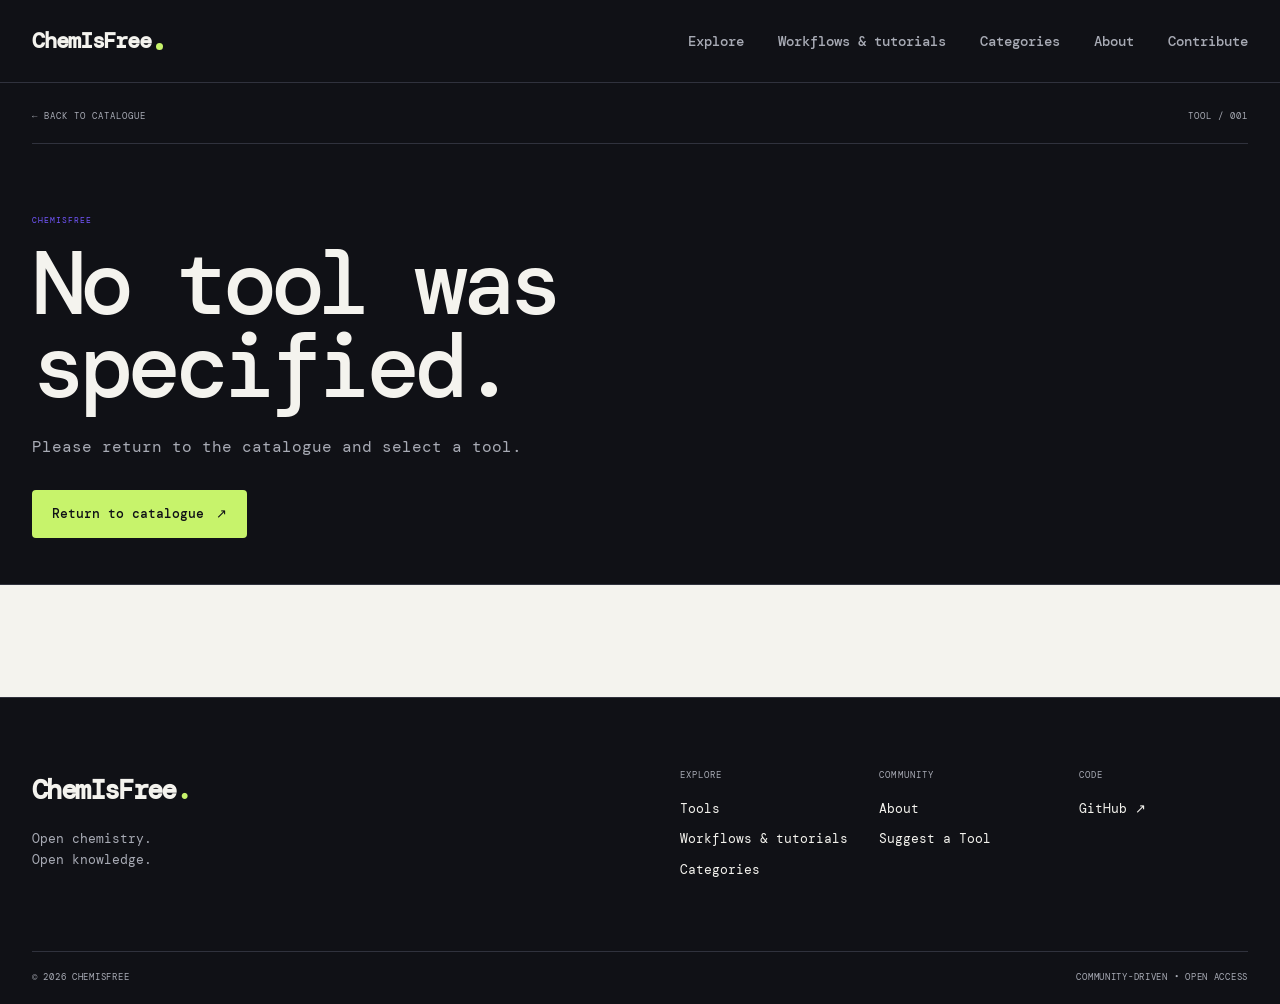
<file: tool.html>
<!DOCTYPE html>
<html lang="en">
<head>
    <meta charset="UTF-8">
    <meta name="viewport" content="width=device-width, initial-scale=1.0">
    <title>Tool — ChemIsFree</title>
    <link rel="stylesheet" href="css/style.css?v=28">
</head>
<body>
<header class="site-header">
    <div class="container header-inner">
        <a href="index.html" class="site-wordmark">
            <span class="wordmark-main">ChemIsFree</span>
            <span class="wordmark-dot"></span>
        </a>
        <nav class="main-nav">
            <a href="tools.html">Explore</a>
            <a href="planner.html">Workflows &amp; tutorials</a>
            <a href="index.html#categories">Categories</a>
            <a href="about.html">About</a>
            <a href="contribute.html">Contribute</a>
        </nav>
    </div>
</header>
<main>
    <section class="tool-detail-hero">
        <div class="container">
            <div class="tool-detail-topline">
                <a href="tools.html" class="tool-back-link">← Back to catalogue</a>
                <span class="tool-detail-index">TOOL / 001</span>
            </div>
            <div id="tool-hero-content">
                <div class="tool-loading">Loading tool...</div>
            </div>
        </div>
    </section>
    <section class="tool-detail-body">
        <div class="container">
            <div id="tool-content">
                <div class="tool-loading">Loading tool...</div>
            </div>
        </div>
    </section>
</main>
<footer class="site-footer">
    <div class="container footer-inner">
        <div class="footer-brand">
            <a href="index.html" class="footer-wordmark">ChemIsFree<span>.</span></a>
            <p>Open chemistry.<br>Open knowledge.</p>
        </div>
        <div class="footer-links">
            <div>
                <span>EXPLORE</span>
                <a href="tools.html">Tools</a>
                <a href="planner.html">Workflows &amp; tutorials</a>
                <a href="index.html#categories">Categories</a>
            </div>
            <div>
                <span>COMMUNITY</span>
                <a href="about.html">About</a>
                <a href="contribute.html">Suggest a Tool</a>
            </div>
            <div>
                <span>CODE</span>
                <a href="https://github.com/ChemIsFree" target="_blank" rel="noopener noreferrer">GitHub ↗</a>
            </div>
        </div>
    </div>
    <div class="container footer-bottom">
        <span>© 2026 ChemIsFree</span>
        <span>Community-driven • Open access</span>
    </div>
</footer>
<script src="js/tool.js?v=8"></script>
</body>
</html>
</file>
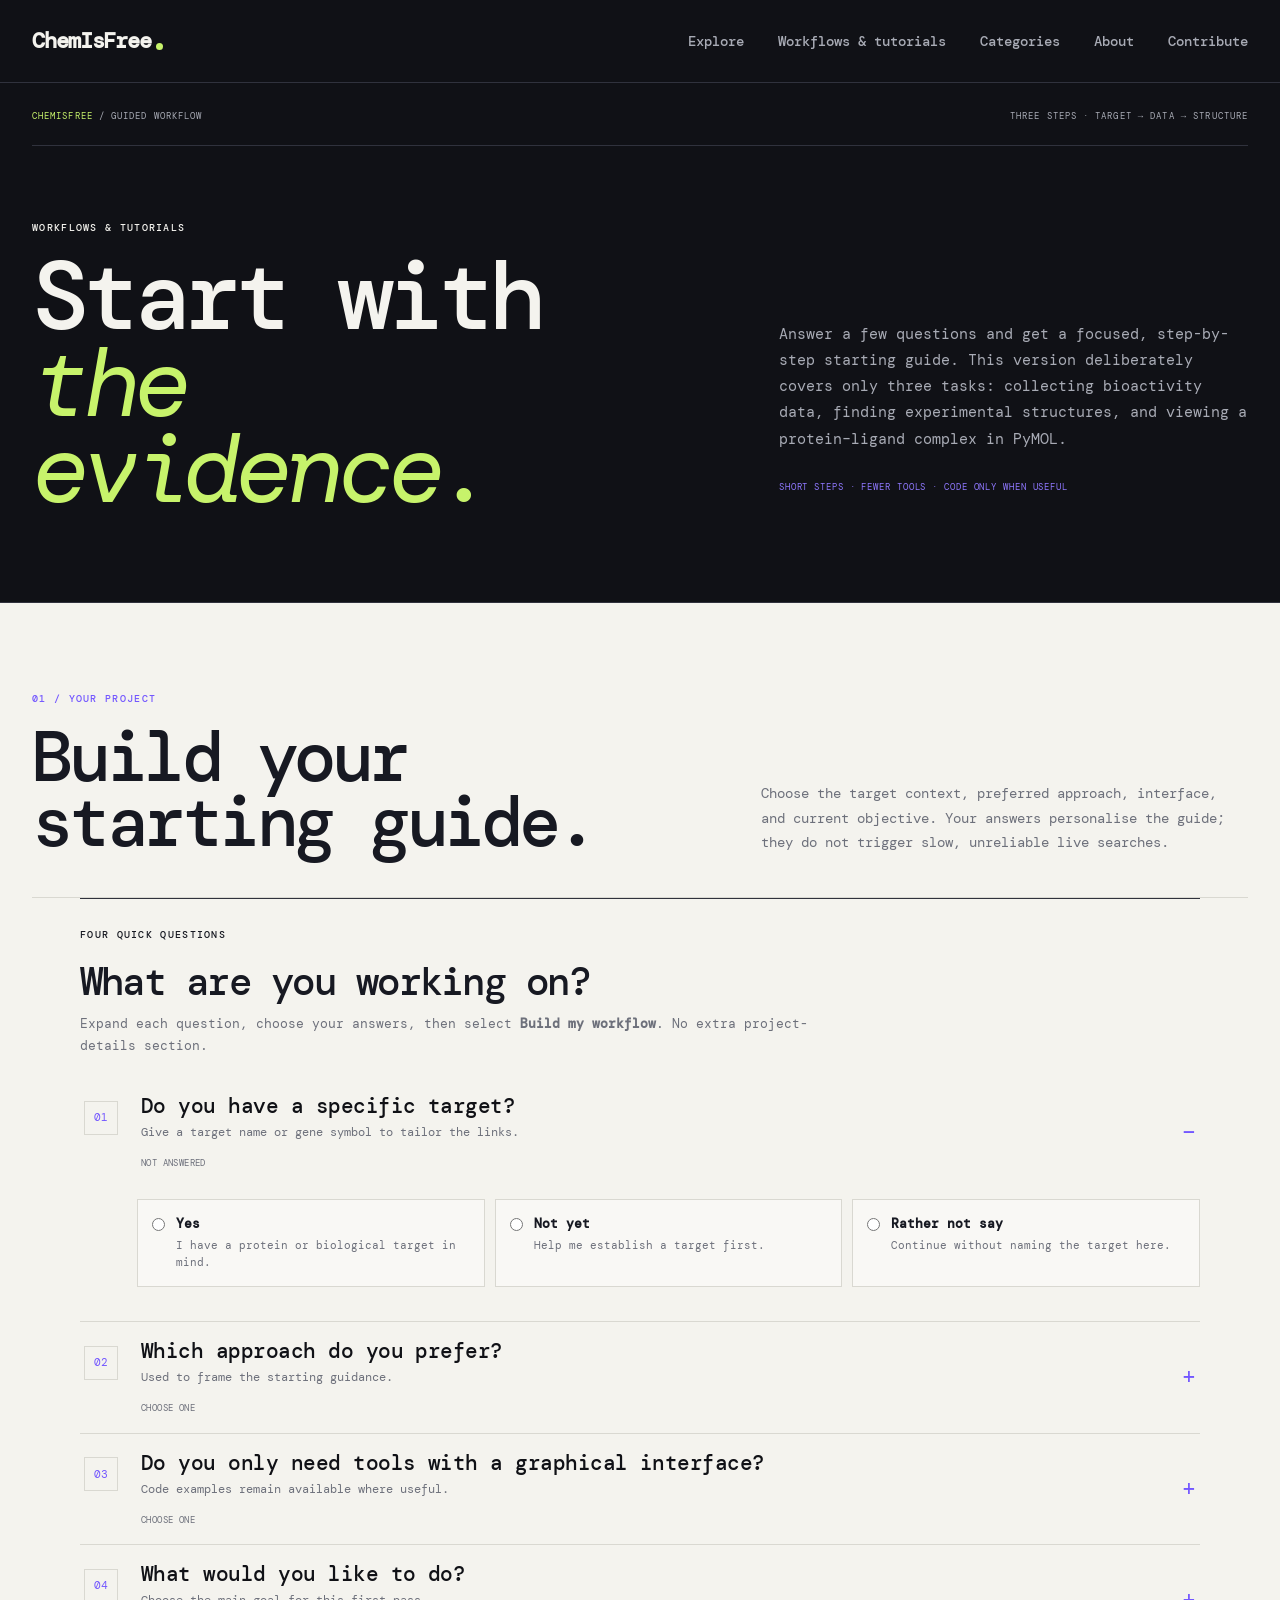
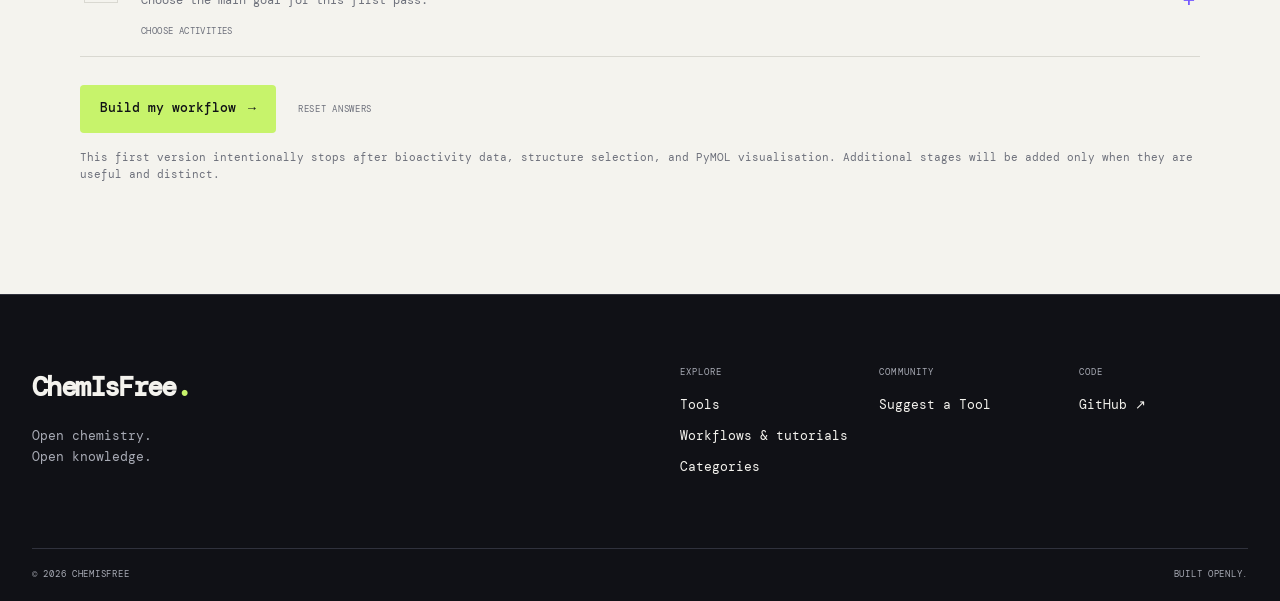
<file: tutorials.html>
<!DOCTYPE html>
<html lang="en">
<head>
  <meta charset="UTF-8">
  <meta name="viewport" content="width=device-width, initial-scale=1.0">
  <meta http-equiv="refresh" content="0; url=planner.html">
  <link rel="canonical" href="planner.html">
  <title>Workflows &amp; Tutorials — ChemIsFree</title>
  <script>window.location.replace("planner.html");</script>
</head>
<body>
  <main>
    <h1>Workflows and tutorials now use the same protocol builder</h1>
    <p>The separate tutorial page has been consolidated into the ChemIsFree workflow engine so guidance, prerequisites, validation gates and catalogue tools come from one place.</p>
    <p><a href="planner.html">Open the unified workflow and tutorial builder →</a></p>
  </main>
</body>
</html>
</file>
<file: css/style.css>
@import url('https://fonts.googleapis.com/css2?family=DM+Mono:wght@400;500&family=DM+Sans:wght@400;500;600;700&family=Manrope:wght@400;500;600;700;800&display=swap');


/* =========================================================
   CHEMISFREE — DESIGN SYSTEM
   ========================================================= */

:root {

    /* Core */
    --ink: #101116;
    --ink-soft: #181a22;
    --ink-light: #222532;

    --paper: #f4f3ee;
    --paper-light: #faf9f5;
    --white: #ffffff;

    /* Accent system */
    --violet: #7357ff;
    --violet-light: #8f78ff;
    --lime: #c7f36b;
    --blue: #4e72ff;

    /* Text */
    --text: #171922;
    --text-muted: #6d707b;
    --text-on-dark: #f4f3ee;
    --text-on-dark-muted: #a8abb5;

    /* Lines */
    --line: #d9d8d1;
    --line-dark: #30323d;
    --line-bright: #474a57;

    /* Layout */
    --container: 1240px;

    /* Radius */
    --radius-sm: 4px;
    --radius-md: 8px;
    --radius-lg: 14px;

    /* Shadows */
    --shadow-soft: 0 12px 40px rgba(16, 17, 22, 0.08);

    /* Typography */
    --font-display: "DM Mono", monospace;
    --font-body: "DM Mono", monospace;
    --font-mono: "DM Mono", monospace;
}


/* =========================================================
   RESET
   ========================================================= */

* {
    box-sizing: border-box;
}

html {
    scroll-behavior: smooth;
}

body {
    margin: 0;
    background: var(--paper);
    color: var(--text);
    font-family: var(--font-body);
    font-size: 16px;
    line-height: 1.6;
    -webkit-font-smoothing: antialiased;
}

img {
    max-width: 100%;
}

a {
    color: inherit;
    text-decoration: none;
}

button,
input,
select {
    font: inherit;
}

button {
    cursor: pointer;
}

.container {
    width: min(calc(100% - 64px), var(--container));
    margin: 0 auto;
}


/* =========================================================
   HEADER
   ========================================================= */

.site-header {
    position: relative;
    z-index: 10;
    background: var(--ink);
    color: var(--text-on-dark);
    border-bottom: 1px solid var(--line-dark);
}

.header-inner {
    min-height: 82px;
    display: flex;
    align-items: center;
    justify-content: space-between;
    gap: 40px;
}

.site-wordmark {
    display: inline-flex;
    align-items: center;
    gap: 5px;
    font-family: var(--font-display);
    font-size: 22px;
    font-weight: 800;
    letter-spacing: -0.05em;
}

.wordmark-dot {
    width: 7px;
    height: 7px;
    display: inline-block;
    background: var(--lime);
    border-radius: 50%;
    margin-top: 11px;
}

.main-nav {
    display: flex;
    align-items: center;
    gap: 34px;
}

.main-nav a {
    position: relative;
    color: var(--text-on-dark-muted);
    font-size: 14px;
    font-weight: 500;
    transition: color 180ms ease;
}

.main-nav a::after {
    content: "";
    position: absolute;
    left: 0;
    right: 0;
    bottom: -8px;
    height: 1px;
    background: var(--lime);
    transform: scaleX(0);
    transform-origin: right;
    transition: transform 180ms ease;
}

.main-nav a:hover {
    color: var(--white);
}

.main-nav a:hover::after {
    transform: scaleX(1);
    transform-origin: left;
}


/* =========================================================
   HERO
   ========================================================= */

.hero {
    position: relative;
    overflow: hidden;
    background: var(--ink);
    color: var(--text-on-dark);
    border-bottom: 1px solid var(--line-dark);
}

.hero-container {
    position: relative;
    padding-top: 28px;
    padding-bottom: 0;
}

.hero-topline {
    display: flex;
    align-items: center;
    gap: 28px;
    padding-bottom: 24px;
    border-bottom: 1px solid var(--line-dark);

    font-family: var(--font-mono);
    font-size: 10px;
    letter-spacing: 0.12em;
    color: var(--text-on-dark-muted);
}

.hero-topline span {
    display: flex;
    align-items: center;
    gap: 10px;
}

.hero-topline span:not(:last-child)::after {
    content: "";
    width: 4px;
    height: 4px;
    border-radius: 50%;
    background: var(--violet-light);
}

.hero-main {
    position: relative;
    z-index: 2;

    display: grid;
    grid-template-columns: minmax(0, 1.3fr) minmax(320px, 0.7fr);
    gap: 80px;

    padding: 86px 0 96px;
}

.hero-title h1 {
    margin: 0;

    font-family: var(--font-display);
    font-size: clamp(76px, 10.2vw, 148px);
    line-height: 0.83;
    font-weight: 500;
    letter-spacing: -0.085em;
}

.hero-title h1 span {
    color: var(--violet-light);
}

.hero-content {
    align-self: end;
    max-width: 470px;
    padding-bottom: 5px;
}

.hero-kicker,
.eyebrow {
    margin: 0 0 18px;

    font-family: var(--font-mono);
    font-size: 10px;
    font-weight: 500;
    letter-spacing: 0.13em;
    text-transform: uppercase;
}

.hero-kicker {
    color: var(--lime);
}

.hero-description {
    margin: 0;
    color: var(--text-on-dark-muted);
    font-size: 18px;
    line-height: 1.65;
    max-width: 460px;
}

.hero-actions {
    display: flex;
    flex-wrap: wrap;
    gap: 12px;
    margin-top: 34px;
}


/* =========================================================
   HERO SCIENTIFIC SYSTEM
   ========================================================= */

.hero-system {
    position: relative;
    height: 160px;
    margin: 0 -1px;

    border-top: 1px solid var(--line-dark);
    background:
        linear-gradient(
            90deg,
            transparent 49.8%,
            rgba(115, 87, 255, 0.18) 50%,
            transparent 50.2%
        ),
        linear-gradient(
            0deg,
            transparent 49.8%,
            rgba(115, 87, 255, 0.14) 50%,
            transparent 50.2%
        );

    background-size: 80px 80px;
}

.system-grid {
    position: absolute;
    inset: 0;

    background-image:
        linear-gradient(var(--line-dark) 1px, transparent 1px),
        linear-gradient(90deg, var(--line-dark) 1px, transparent 1px);

    background-size: 80px 80px;

    opacity: 0.35;
}

.system-label {
    position: absolute;
    z-index: 4;

    display: flex;
    gap: 16px;

    font-family: var(--font-mono);
    font-size: 9px;
    letter-spacing: 0.12em;
    color: var(--text-on-dark-muted);
}

.system-label-top {
    top: 14px;
    left: 0;
}

.system-label-top span:first-child {
    color: var(--lime);
}

.system-label-bottom {
    right: 0;
    bottom: 14px;
}

.system-label-bottom span:last-child {
    color: var(--violet-light);
}

.system-node {
    position: absolute;
    z-index: 3;

    width: 9px;
    height: 9px;

    border: 1px solid var(--violet-light);
    background: var(--ink);

    transform: rotate(45deg);
}

.node-one {
    left: 19%;
    top: 42%;
}

.node-two {
    left: 43%;
    top: 62%;
}

.node-three {
    left: 66%;
    top: 30%;
}

.node-four {
    right: 13%;
    top: 57%;
    border-color: var(--lime);
}

.system-line {
    position: absolute;
    z-index: 2;

    height: 1px;
    background: var(--violet);
    opacity: 0.65;
    transform-origin: left center;
}

.line-one {
    width: 25%;
    left: 19%;
    top: 47%;
    transform: rotate(18deg);
}

.line-two {
    width: 25%;
    left: 43%;
    top: 62%;
    transform: rotate(-27deg);
}

.line-three {
    width: 24%;
    left: 66%;
    top: 34%;
    transform: rotate(23deg);
}

.molecule {
    position: absolute;
    z-index: 3;

    width: 76px;
    height: 76px;

    border: 1px solid var(--violet);
    border-radius: 50%;
    opacity: 0.7;
}

.molecule::before,
.molecule::after {
    content: "";
    position: absolute;
    inset: 12px;
    border: 1px solid var(--violet-light);
    transform: rotate(60deg);
}

.molecule::after {
    transform: rotate(-60deg);
}

.molecule span {
    position: absolute;
    width: 7px;
    height: 7px;
    border-radius: 50%;
    background: var(--lime);
}

.molecule span:nth-child(1) {
    top: -4px;
    left: 34px;
}

.molecule span:nth-child(2) {
    bottom: 4px;
    left: -2px;
}

.molecule span:nth-child(3) {
    right: -2px;
    bottom: 4px;
}

.molecule-one {
    left: 28%;
    top: 25%;
}

.molecule-two {
    right: 20%;
    top: 5%;
    transform: scale(0.62);
    opacity: 0.4;
}


/* =========================================================
   BUTTONS
   ========================================================= */

.button {
    min-height: 48px;
    display: inline-flex;
    align-items: center;
    justify-content: center;
    gap: 12px;

    padding: 0 20px;

    border-radius: var(--radius-sm);

    font-size: 13px;
    font-weight: 500;

    transition:
        transform 180ms ease,
        background 180ms ease,
        border-color 180ms ease,
        color 180ms ease;
}

.button:hover {
    transform: translateY(-2px);
}

.button-primary {
    background: var(--lime);
    color: var(--ink);
}

.button-primary:hover {
    background: #d5fb82;
}

.button-secondary {
    border: 1px solid var(--line-bright);
    color: var(--text-on-dark);
}

.button-secondary:hover {
    border-color: var(--violet-light);
    background: rgba(115, 87, 255, 0.1);
}

.button-light {
    background: var(--paper);
    color: var(--ink);
}

.button-light:hover {
    background: var(--white);
}


/* =========================================================
   INTRO
   ========================================================= */

.intro-section {
    padding: 130px 0;
    background: var(--paper);
    border-bottom: 1px solid var(--line);
}

.intro-heading {
    max-width: 850px;
}

.intro-heading .eyebrow {
    color: var(--violet);
}

.intro-heading h2 {
    margin: 0;

    font-family: var(--font-display);
    font-size: clamp(42px, 5.2vw, 72px);
    line-height: 1.02;
    letter-spacing: -0.065em;
    font-weight: 500;
}

.intro-heading h2 em {
    color: var(--text-muted);
    font-style: normal;
}

.intro-bottom {
    display: grid;
    grid-template-columns: minmax(0, 1fr) minmax(360px, 0.8fr);
    gap: 120px;

    margin-top: 90px;
    padding-top: 28px;

    border-top: 1px solid var(--line);
}

.intro-text {
    max-width: 560px;
}

.intro-text p {
    margin: 0 0 18px;
    color: var(--text-muted);
    font-size: 17px;
}

.stats {
    display: grid;
    grid-template-columns: repeat(3, 1fr);
    gap: 0;
}

.stat {
    padding-left: 24px;
    border-left: 1px solid var(--line);
}

.stat strong {
    display: block;

    font-family: var(--font-display);
    font-size: 48px;
    line-height: 1;
    letter-spacing: -0.06em;
    font-weight: 500;
}

.stat span {
    display: block;
    margin-top: 12px;

    font-family: var(--font-mono);
    font-size: 9px;
    letter-spacing: 0.1em;
    text-transform: uppercase;
    color: var(--text-muted);
}


/* =========================================================
   CATEGORIES
   ========================================================= */

.categories-section {
    padding: 130px 0;
    background: var(--paper-light);
}

.section-heading {
    display: flex;
    justify-content: space-between;
    align-items: flex-end;
    gap: 50px;

    margin-bottom: 60px;
}

.section-heading .eyebrow {
    color: var(--violet);
}

.section-heading h2 {
    margin: 0;

    font-family: var(--font-display);
    font-size: clamp(48px, 6vw, 78px);
    line-height: 0.92;
    letter-spacing: -0.07em;
    font-weight: 500;
}

.text-link {
    display: inline-flex;
    align-items: center;
    gap: 10px;

    padding-bottom: 7px;
    border-bottom: 1px solid var(--text);

    font-size: 13px;
    font-weight: 500;

    transition:
        color 180ms ease,
        border-color 180ms ease;
}

.text-link:hover {
    color: var(--violet);
    border-color: var(--violet);
}

.category-grid {
    display: grid;
    grid-template-columns: repeat(2, 1fr);

    border-top: 1px solid var(--line);
    border-left: 1px solid var(--line);
}

.category-card {
    position: relative;

    min-height: 265px;

    display: flex;
    flex-direction: column;
    justify-content: space-between;

    padding: 30px;

    border-right: 1px solid var(--line);
    border-bottom: 1px solid var(--line);

    background: transparent;

    transition:
        background 200ms ease,
        transform 200ms ease;
}

.category-card:hover {
    background: var(--white);
}

.category-card:nth-child(odd) {
    background: rgba(115, 87, 255, 0.025);
}

.category-card:hover:nth-child(odd) {
    background: var(--white);
}

.category-index {
    font-family: var(--font-mono);
    font-size: 10px;
    color: var(--violet);
    letter-spacing: 0.08em;
}

.category-card h3 {
    margin: 0;

    font-family: var(--font-display);
    font-size: 30px;
    line-height: 1;
    letter-spacing: -0.045em;
    font-weight: 500;
}

.category-card p {
    max-width: 380px;

    margin: 14px 0 0;

    color: var(--text-muted);
    font-size: 14px;
    line-height: 1.6;
}

.category-arrow {
    position: absolute;
    right: 30px;
    bottom: 27px;

    font-size: 20px;

    opacity: 0;

    transform: translate(-5px, 5px);

    transition:
        opacity 180ms ease,
        transform 180ms ease;
}

.category-card:hover .category-arrow {
    opacity: 1;
    transform: translate(0, 0);
}

.category-card-large {
    min-height: 330px;
}


/* =========================================================
   COMMUNITY
   ========================================================= */

.community-section {
    padding: 120px 0;

    background: var(--ink);
    color: var(--text-on-dark);
}

.community-container {
    display: grid;
    grid-template-columns: 100px minmax(0, 700px);
    gap: 60px;
}

.community-number {
    font-family: var(--font-mono);
    font-size: 11px;
    color: var(--lime);
    padding-top: 9px;
}

.community-content {
    max-width: 700px;
}

.community-content .eyebrow {
    color: var(--violet-light);
}

.community-content h2 {
    margin: 0;

    font-family: var(--font-display);
    font-size: clamp(54px, 7vw, 90px);
    line-height: 0.92;
    letter-spacing: -0.075em;
    font-weight: 500;
}

.community-content > p:not(.eyebrow) {
    max-width: 590px;

    margin: 30px 0 35px;

    color: var(--text-on-dark-muted);
    font-size: 17px;
}


/* =========================================================
   FOOTER
   ========================================================= */

.site-footer {
    background: var(--ink);
    color: var(--text-on-dark);

    border-top: 1px solid var(--line-dark);
}

.footer-inner {
    display: grid;
    grid-template-columns: 1fr 1fr;
    gap: 80px;

    padding-top: 70px;
    padding-bottom: 70px;
}

.footer-wordmark {
    font-family: var(--font-display);
    font-size: 27px;
    font-weight: 800;
    letter-spacing: -0.06em;
}

.footer-wordmark span {
    color: var(--lime);
}

.footer-brand p {
    margin: 18px 0 0;

    color: var(--text-on-dark-muted);
    font-size: 13px;
    line-height: 1.6;
}

.footer-links {
    display: grid;
    grid-template-columns: repeat(3, 1fr);
    gap: 30px;
}

.footer-links div {
    display: flex;
    flex-direction: column;
    gap: 10px;
}

.footer-links span {
    margin-bottom: 6px;

    font-family: var(--font-mono);
    font-size: 9px;
    letter-spacing: 0.12em;
    color: var(--text-on-dark-muted);
}

.footer-links a {
    width: fit-content;

    color: var(--text-on-dark);

    font-size: 13px;
}

.footer-links a:hover {
    color: var(--lime);
}

.footer-bottom {
    display: flex;
    justify-content: space-between;

    padding-top: 18px;
    padding-bottom: 20px;

    border-top: 1px solid var(--line-dark);

    font-family: var(--font-mono);
    font-size: 9px;
    letter-spacing: 0.08em;
    text-transform: uppercase;
    color: var(--text-on-dark-muted);
}


/* =========================================================
   CATALOGUE — PAGE HERO
   ========================================================= */

.page-hero {
    padding: 85px 0 70px;
    background: var(--ink);
    color: var(--text-on-dark);
}

.page-hero .eyebrow {
    color: var(--lime);
}

.page-hero h1 {
    margin: 0;

    font-family: var(--font-display);
    font-size: clamp(56px, 7vw, 90px);
    line-height: 0.95;
    letter-spacing: -0.07em;
    font-weight: 500;
}

.page-hero p {
    max-width: 650px;
    margin: 25px 0 0;

    color: var(--text-on-dark-muted);
    font-size: 17px;
}


/* =========================================================
   CHEMISFREE CATALOGUE — EDITORIAL INDEX
   ========================================================= */


/* ---------------------------------------------------------
   Catalogue hero
   --------------------------------------------------------- */

.catalogue-hero {
    background: var(--ink);
    color: var(--text-on-dark);
    border-bottom: 1px solid var(--line-dark);
}

.catalogue-hero .container {
    padding-top: 28px;
    padding-bottom: 85px;
}

.catalogue-hero-top {
    display: flex;
    justify-content: space-between;
    align-items: center;

    padding-bottom: 22px;

    border-bottom: 1px solid var(--line-dark);
}

.catalogue-label {
    display: flex;
    align-items: center;
    gap: 14px;

    font-family: var(--font-mono);
    font-size: 9px;
    letter-spacing: 0.12em;
    color: var(--text-on-dark-muted);
}

.catalogue-label span:first-child {
    color: var(--lime);
}

.catalogue-index {
    font-family: var(--font-mono);
    font-size: 9px;
    letter-spacing: 0.12em;
    color: var(--text-on-dark-muted);
}

.catalogue-hero-content {
    display: grid;
    grid-template-columns: minmax(0, 1.3fr) minmax(300px, 0.7fr);
    gap: 80px;

    padding-top: 78px;
}

.catalogue-hero-content h1 {
    margin: 0;

    font-family: var(--font-display);
    font-size: clamp(72px, 9vw, 132px);
    line-height: 0.84;
    letter-spacing: -0.085em;
    font-weight: 500;
}

.catalogue-hero-description {
    align-self: end;
    max-width: 460px;
}

.catalogue-hero-description p {
    margin: 0;

    color: var(--text-on-dark-muted);
    font-size: 17px;
    line-height: 1.65;
}

.catalogue-scroll-hint {
    display: block;
    margin-top: 35px;

    font-family: var(--font-mono);
    font-size: 9px;
    letter-spacing: 0.12em;
    color: var(--violet-light);
}


/* ---------------------------------------------------------
   Catalogue main section
   --------------------------------------------------------- */

.catalogue-section {
    padding: 70px 0 120px;
    background: var(--paper);
}


/* ---------------------------------------------------------
   Search
   --------------------------------------------------------- */

.catalogue-search {
    max-width: 900px;
    margin-bottom: 45px;
}

.catalogue-search > label {
    display: block;
    margin-bottom: 12px;

    font-family: var(--font-mono);
    font-size: 9px;
    letter-spacing: 0.12em;
    text-transform: uppercase;
    color: var(--text-muted);
}

.catalogue-search-field {
    position: relative;
}

.catalogue-search-field input {
    width: 100%;
    height: 68px;

    padding: 0 60px 0 20px;

    border: 1px solid var(--line);
    border-radius: var(--radius-sm);

    background: var(--white);
    color: var(--text);

    font-family: var(--font-body);
    font-size: 17px;

    outline: none;

    transition:
        border-color 180ms ease,
        box-shadow 180ms ease;
}

.catalogue-search-field input::placeholder {
    color: #999aa1;
}

.catalogue-search-field input:focus {
    border-color: var(--violet);
    box-shadow: 0 0 0 3px rgba(115, 87, 255, 0.08);
}

.search-symbol {
    position: absolute;
    right: 22px;
    top: 50%;

    transform: translateY(-50%);

    font-family: var(--font-mono);
    font-size: 18px;
    color: var(--violet);
}


/* ---------------------------------------------------------
   Filter bar
   --------------------------------------------------------- */

.catalogue-filter-bar {
    display: grid;
    grid-template-columns: 1.4fr 1fr 1fr 0.8fr auto;
    gap: 10px;

    padding: 20px 0;

    border-top: 1px solid var(--line);
    border-bottom: 1px solid var(--line);
}

.filter-control {
    min-width: 0;
}

.filter-control label {
    display: block;
    margin-bottom: 7px;

    font-family: var(--font-mono);
    font-size: 8px;
    letter-spacing: 0.1em;
    text-transform: uppercase;
    color: var(--text-muted);
}

.filter-control select {
    width: 100%;
    height: 44px;

    padding: 0 32px 0 12px;

    border: 1px solid var(--line);
    border-radius: var(--radius-sm);

    background: var(--paper-light);
    color: var(--text);

    font-size: 12px;

    outline: none;
}

.filter-control select:focus {
    border-color: var(--violet);
}

.filter-clear {
    align-self: end;

    height: 44px;

    padding: 0 16px;

    border: 1px solid var(--line);
    border-radius: var(--radius-sm);

    background: transparent;
    color: var(--text-muted);

    font-family: var(--font-mono);
    font-size: 8px;
    letter-spacing: 0.08em;
    text-transform: uppercase;

    transition:
        border-color 180ms ease,
        color 180ms ease,
        background 180ms ease;
}

.filter-clear:hover {
    border-color: var(--violet);
    color: var(--violet);
    background: rgba(115, 87, 255, 0.04);
}


/* ---------------------------------------------------------
   Results header
   --------------------------------------------------------- */

.catalogue-results-header {
    display: flex;
    justify-content: space-between;
    align-items: center;

    padding: 30px 0 18px;
}

.catalogue-results-count {
    display: flex;
    align-items: center;
    gap: 10px;

    font-family: var(--font-mono);
    font-size: 9px;
    letter-spacing: 0.1em;
    text-transform: uppercase;
    color: var(--text-muted);
}

.results-marker {
    width: 6px;
    height: 6px;

    display: inline-block;

    border-radius: 50%;
    background: var(--lime);

    box-shadow: 0 0 0 3px rgba(199, 243, 107, 0.18);
}

.catalogue-results-note {
    font-family: var(--font-mono);
    font-size: 8px;
    letter-spacing: 0.1em;
    color: #a0a0a5;
}


/* ---------------------------------------------------------
   Tool grid
   --------------------------------------------------------- */

.tools-grid {
    display: grid;
    grid-template-columns: repeat(2, minmax(0, 1fr));
    gap: 0;

    border-top: 1px solid var(--line);
    border-left: 1px solid var(--line);
}


/* ---------------------------------------------------------
   Tool card
   --------------------------------------------------------- */

.tool-card {
    position: relative;

    min-height: 315px;

    display: flex;
    flex-direction: column;

    padding: 28px 30px 24px;

    border: 0;
    border-right: 1px solid var(--line);
    border-bottom: 1px solid var(--line);
    border-radius: 0;

    background: transparent;

    box-shadow: none;

    transition:
        background 180ms ease,
        box-shadow 180ms ease;
}

.tool-card:hover {
    background: var(--white);
    border-color: var(--line);
    box-shadow: inset 0 0 0 1px rgba(115, 87, 255, 0.04);
}

.tool-card:nth-child(4n + 1) {
    background: rgba(115, 87, 255, 0.025);
}

.tool-card:nth-child(4n + 1):hover {
    background: var(--white);
}


/* Status */

.tool-status {
    order: 0;

    align-self: flex-start;

    margin: 0 0 22px;
    padding: 5px 7px;

    border-radius: 2px;

    font-family: var(--font-mono);
    font-size: 7px;
    letter-spacing: 0.09em;
    text-transform: uppercase;
}

.tool-status-own {
    background: #ece7ff;
    color: #6046dc;
}

.tool-status-community {
    background: #edf7d8;
    color: #55751a;
}

.tool-status-archived {
    background: #ececec;
    color: #696969;
}


/* Type */

.tool-type {
    order: 1;

    margin-bottom: 9px;

    font-family: var(--font-mono);
    font-size: 8px;
    letter-spacing: 0.11em;
    text-transform: uppercase;
    color: var(--violet);
}


/* Name */

.tool-card h3 {
    order: 2;

    margin: 0;

    font-family: var(--font-display);
    font-size: 29px;
    line-height: 1.05;
    letter-spacing: -0.05em;
    font-weight: 500;
}


/* Description */

.tool-description {
    order: 3;

    max-width: 570px;

    margin: 13px 0 0;

    color: var(--text-muted);

    font-size: 14px;
    line-height: 1.6;
}


/* Metadata */

.tool-meta {
    order: 4;

    display: flex;
    flex-wrap: wrap;
    gap: 6px;

    margin-top: auto;
    padding-top: 28px;
}

.tool-meta span {
    padding: 5px 7px;

    border: 1px solid var(--line);

    font-family: var(--font-mono);
    font-size: 7px;
    letter-spacing: 0.05em;
    text-transform: uppercase;
    color: var(--text-muted);
}


/* Bottom links */

.tool-card-bottom {
    order: 5;

    display: flex;
    justify-content: space-between;
    align-items: center;

    margin-top: 20px;
    padding-top: 14px;

    border-top: 1px solid var(--line);
}

.tool-link {
    font-size: 11px;
    font-weight: 500;
}

.tool-link:first-child {
    color: var(--text);
}

.tool-link:first-child::after {
    content: " ↗";
    color: var(--violet);
}

.tool-link:last-child {
    color: var(--text-muted);
}

.tool-link:hover {
    color: var(--violet);
}


/* ---------------------------------------------------------
   No results
   --------------------------------------------------------- */

.no-results {
    padding: 110px 20px;

    border: 1px solid var(--line);

    text-align: center;
}

.no-results-number {
    display: block;
    margin-bottom: 20px;

    font-family: var(--font-mono);
    font-size: 10px;
    letter-spacing: 0.12em;
    color: var(--violet);
}

.no-results h3 {
    margin: 0;

    font-family: var(--font-display);
    font-size: 38px;
    line-height: 1;
    letter-spacing: -0.05em;
}

.no-results p {
    margin: 15px 0 25px;

    color: var(--text-muted);
}

.no-results button,
#clear-filters-empty {
    min-height: 42px;

    padding: 0 16px;

    border: 1px solid var(--line);
    border-radius: var(--radius-sm);

    background: transparent;

    font-family: var(--font-mono);
    font-size: 8px;
    letter-spacing: 0.08em;
    text-transform: uppercase;
}

.no-results button:hover,
#clear-filters-empty:hover {
    border-color: var(--violet);
    color: var(--violet);
}


/* ---------------------------------------------------------
   Donate navigation
   --------------------------------------------------------- */

.nav-donate {
    padding: 9px 14px !important;

    border: 1px solid var(--lime);

    color: var(--lime) !important;

    border-radius: 3px;
}

.nav-donate::after {
    display: none !important;
}

.nav-donate:hover {
    background: var(--lime);
    color: var(--ink) !important;
}


/* =========================================================
   TOOL DETAIL PAGE
   ========================================================= */

.tool-detail {
    padding: 65px 0 110px;
    background: var(--paper);
}

#tool-breadcrumb {
    margin-bottom: 30px;

    font-family: var(--font-mono);
    font-size: 9px;
    letter-spacing: 0.08em;
    text-transform: uppercase;
    color: var(--text-muted);
}

#tool-breadcrumb a:hover {
    color: var(--violet);
}

.tool-detail-header {
    padding-bottom: 45px;
    border-bottom: 1px solid var(--line);
}

.tool-detail-header h1 {
    margin: 0;

    font-family: var(--font-display);
    font-size: clamp(48px, 6vw, 78px);
    line-height: 0.95;
    letter-spacing: -0.065em;
    font-weight: 500;
}

.tool-detail-description {
    max-width: 760px;

    margin: 24px 0 0;

    color: var(--text-muted);
    font-size: 18px;
    line-height: 1.65;
}

.tool-detail-layout {
    display: grid;
    grid-template-columns: minmax(0, 1fr) 340px;
    gap: 60px;

    margin-top: 55px;
}

.tool-section {
    padding-bottom: 40px;
    margin-bottom: 40px;
    border-bottom: 1px solid var(--line);
}

.tool-section h2 {
    margin: 0 0 20px;

    font-family: var(--font-display);
    font-size: 28px;
    letter-spacing: -0.04em;
}

.tool-section p {
    color: var(--text-muted);
}

.tool-external-links {
    display: flex;
    flex-wrap: wrap;
    gap: 10px;
}

.external-link {
    display: inline-flex;
    align-items: center;
    gap: 8px;

    padding: 10px 13px;

    border: 1px solid var(--line);

    background: var(--white);

    font-size: 12px;
    font-weight: 500;
}

.external-link:hover {
    border-color: var(--violet);
    color: var(--violet);
}

.tool-citation {
    padding: 18px;

    border-left: 2px solid var(--violet);

    background: var(--white);

    font-size: 13px;
    color: var(--text-muted);
}

.tool-detail-sidebar {
    position: sticky;
    top: 25px;
    align-self: start;
}

.tool-info-card {
    padding: 25px;

    border: 1px solid var(--line);
    border-radius: var(--radius-md);

    background: var(--white);
}

.tool-info-card dl {
    margin: 0;
}

.tool-info-card dt {
    margin-top: 18px;

    font-family: var(--font-mono);
    font-size: 8px;
    letter-spacing: 0.1em;
    text-transform: uppercase;
    color: var(--text-muted);
}

.tool-info-card dt:first-child {
    margin-top: 0;
}

.tool-info-card dd {
    margin: 5px 0 0;

    font-size: 14px;
}

.tool-primary-button {
    display: flex;
    align-items: center;
    justify-content: center;

    width: 100%;
    min-height: 48px;

    margin-top: 22px;

    border-radius: var(--radius-sm);

    background: var(--ink);
    color: var(--white);

    font-size: 13px;
    font-weight: 500;
}

.tool-primary-button:hover {
    background: var(--violet);
}

.tool-loading {
    padding: 100px 0;
    color: var(--text-muted);
}


/* =========================================================
   RESPONSIVE — TABLET
   ========================================================= */

@media (max-width: 1000px) {

    .hero-main {
        grid-template-columns: 1fr;
        gap: 50px;
    }

    .hero-content {
        max-width: 620px;
    }

    .intro-bottom {
        grid-template-columns: 1fr;
        gap: 55px;
    }

    .catalogue-hero-content {
        grid-template-columns: 1fr;
        gap: 50px;
    }

    .catalogue-filter-bar {
        grid-template-columns: repeat(2, 1fr);
    }

    .filter-clear {
        width: fit-content;
    }

    .tools-grid {
        grid-template-columns: repeat(2, minmax(0, 1fr));
    }

    .tool-detail-layout {
        grid-template-columns: 1fr;
    }

    .tool-detail-sidebar {
        position: static;
    }
}


/* =========================================================
   RESPONSIVE — MOBILE
   ========================================================= */

@media (max-width: 700px) {

    .container {
        width: min(calc(100% - 36px), var(--container));
    }

    .header-inner {
        min-height: 70px;
    }

    .main-nav {
        gap: 16px;
    }

    .main-nav a {
        font-size: 12px;
    }

    .hero-container {
        padding-top: 20px;
    }

    .hero-topline {
        gap: 12px;
        flex-wrap: wrap;
        line-height: 1.5;
    }

    .hero-main {
        padding: 65px 0 65px;
    }

    .hero-title h1 {
        font-size: clamp(66px, 20vw, 110px);
    }

    .hero-description {
        font-size: 16px;
    }

    .hero-system {
        height: 120px;
    }

    .intro-section,
    .categories-section {
        padding: 85px 0;
    }

    .intro-heading h2 {
        font-size: 42px;
    }

    .stats {
        grid-template-columns: 1fr;
        gap: 25px;
    }

    .stat {
        padding-left: 18px;
    }

    .section-heading {
        display: block;
        margin-bottom: 40px;
    }

    .section-heading h2 {
        font-size: 50px;
    }

    .section-heading .text-link {
        margin-top: 25px;
    }

    .category-grid {
        grid-template-columns: 1fr;
    }

    .category-card,
    .category-card-large {
        min-height: 240px;
    }

    .community-section {
        padding: 85px 0;
    }

    .community-container {
        grid-template-columns: 1fr;
        gap: 20px;
    }

    .community-content h2 {
        font-size: 58px;
    }

    .footer-inner {
        grid-template-columns: 1fr;
        gap: 50px;
        padding-top: 55px;
        padding-bottom: 55px;
    }

    .footer-links {
        grid-template-columns: 1fr 1fr;
    }

    .footer-bottom {
        gap: 20px;
        flex-wrap: wrap;
    }

    .catalogue-hero .container {
        padding-top: 20px;
        padding-bottom: 65px;
    }

    .catalogue-hero-top {
        align-items: flex-start;
    }

    .catalogue-label {
        flex-wrap: wrap;
        gap: 8px;
    }

    .catalogue-hero-content {
        padding-top: 60px;
    }

    .catalogue-hero-content h1 {
        font-size: clamp(65px, 18vw, 105px);
    }

    .catalogue-hero-description p {
        font-size: 16px;
    }

    .catalogue-section {
        padding: 55px 0 85px;
    }

    .catalogue-search-field input {
        height: 60px;
        font-size: 15px;
    }

    .catalogue-filter-bar {
        grid-template-columns: 1fr;
    }

    .filter-clear {
        width: 100%;
    }

    .catalogue-results-header {
        align-items: flex-start;
        gap: 15px;
    }

    .catalogue-results-note {
        display: none;
    }

    .tools-grid {
        grid-template-columns: 1fr;
    }

    .tool-card {
        min-height: 280px;
    }

    .tool-detail {
        padding-top: 45px;
    }
}


/* =========================================================
   SMALL MOBILE
   ========================================================= */

@media (max-width: 460px) {

    .main-nav a:nth-child(2) {
        display: none;
    }

    .hero-title h1 {
        font-size: 64px;
    }

    .hero-actions {
        flex-direction: column;
        align-items: stretch;
    }

    .button {
        width: 100%;
    }

    .footer-links {
        grid-template-columns: 1fr;
    }

    .catalogue-label span:nth-child(2),
    .catalogue-label span:nth-child(3) {
        display: none;
    }

    .catalogue-hero-content h1 {
        font-size: 64px;
    }
}

/* =========================================================
   APPLICATION-FIRST CATALOGUE
   ========================================================= */


/* ---------------------------------------------------------
   Application domain
   --------------------------------------------------------- */

.application-domain {
    padding: 70px 0 0;
}


.application-domain:first-child {
    padding-top: 30px;
}


.application-domain-header {

    display: grid;

    grid-template-columns:
        minmax(0, 1fr)
        minmax(280px, 0.55fr);

    gap: 70px;

    padding-bottom: 35px;

    border-bottom: 1px solid var(--line);
}


.application-domain-header .eyebrow {
    color: var(--violet);
}


.application-domain-header h2 {

    margin: 0;

    font-family: var(--font-display);

    font-size:
        clamp(42px, 5.5vw, 76px);

    line-height: 0.92;

    letter-spacing: -0.065em;

    font-weight: 500;
}


.application-domain-description {

    align-self: end;

    max-width: 470px;

    margin: 0;

    color: var(--text-muted);

    font-size: 14px;

    line-height: 1.7;
}


/* ---------------------------------------------------------
   Task groups
   --------------------------------------------------------- */

.task-group {

    padding: 35px 0 0;
}


.task-heading {

    display: flex;

    align-items: baseline;

    gap: 18px;

    margin-bottom: 20px;
}


.task-index {

    min-width: 28px;

    font-family: var(--font-mono);

    font-size: 9px;

    letter-spacing: 0.08em;

    color: var(--violet);
}


.task-heading h3 {

    margin: 0;

    font-family: var(--font-display);

    font-size: 23px;

    line-height: 1.1;

    letter-spacing: -0.035em;

    font-weight: 500;
}


/* ---------------------------------------------------------
   Interface groups
   --------------------------------------------------------- */

.task-interface-groups {

    display: flex;

    flex-direction: column;

    gap: 28px;

    margin-left: 46px;
}


.task-interface-group {
    min-width: 0;
}


.interface-label {

    display: flex;

    align-items: center;

    gap: 9px;

    margin-bottom: 10px;

    font-family: var(--font-mono);

    font-size: 8px;

    letter-spacing: 0.12em;

    text-transform: uppercase;

    color: var(--text-muted);
}


.interface-label span {

    width: 5px;

    height: 5px;

    display: inline-block;

    background: var(--violet);

    transform: rotate(45deg);
}


.task-interface-group:nth-child(2)
.interface-label span {

    background: var(--lime);
}


.task-interface-group:nth-child(3)
.interface-label span {

    background: var(--blue);
}


/* ---------------------------------------------------------
   Application grid
   --------------------------------------------------------- */

.application-grid {

    display: grid;

    grid-template-columns:
        repeat(
            2,
            minmax(0, 1fr)
        );

    border-top: 1px solid var(--line);

    border-left: 1px solid var(--line);
}


.application-card {

    min-height: 255px;

    padding:
        24px
        26px
        22px;

    border-right:
        1px solid var(--line);

    border-bottom:
        1px solid var(--line);
}


.application-card h3 {

    font-size: 26px;
}


.application-card .tool-description {

    font-size: 13px;

    max-width: 520px;
}


/* ---------------------------------------------------------
   Resources
   --------------------------------------------------------- */

.resources-catalogue {

    margin-top: 120px;

    padding-top: 70px;

    border-top:
        1px solid var(--line-dark);

    background:
        linear-gradient(
            to bottom,
            rgba(115, 87, 255, 0.025),
            transparent 240px
        );
}


.resources-intro {

    display: grid;

    grid-template-columns:
        minmax(0, 1fr)
        minmax(280px, 0.6fr);

    gap: 70px;

    padding-bottom: 45px;

    border-bottom:
        1px solid var(--line);
}


.resources-intro .eyebrow {

    color: var(--violet);
}


.resources-intro h2 {

    margin: 0;

    font-family: var(--font-display);

    font-size:
        clamp(45px, 5vw, 70px);

    line-height: 0.94;

    letter-spacing: -0.065em;

    font-weight: 500;
}


.resources-intro > p {

    align-self: end;

    max-width: 430px;

    margin: 0;

    color: var(--text-muted);

    font-size: 14px;

    line-height: 1.7;
}


/* ---------------------------------------------------------
   Resource groups
   --------------------------------------------------------- */

.resource-group {

    padding-top: 45px;
}


.resource-group-heading {

    display: flex;

    align-items: baseline;

    justify-content: space-between;

    gap: 20px;

    margin-bottom: 15px;
}


.resource-group-heading h3 {

    margin: 0;

    font-family: var(--font-display);

    font-size: 21px;

    letter-spacing: -0.035em;

    font-weight: 500;
}


.resource-group-heading span {

    font-family: var(--font-mono);

    font-size: 8px;

    letter-spacing: 0.1em;

    color: var(--text-muted);
}


.resource-grid {

    display: grid;

    grid-template-columns:
        repeat(
            3,
            minmax(0, 1fr)
        );

    border-top:
        1px solid var(--line);

    border-left:
        1px solid var(--line);
}


.resource-card {

    display: flex;

    flex-direction: column;

    min-height: 235px;

    padding:
        22px
        23px
        20px;

    border-right:
        1px solid var(--line);

    border-bottom:
        1px solid var(--line);

    background:
        rgba(255, 255, 255, 0.45);

    transition:
        background 180ms ease;
}


.resource-card:hover {

    background:
        var(--white);
}


.resource-card-top {

    margin-bottom: 18px;
}


.resource-type {

    font-family: var(--font-mono);

    font-size: 7px;

    letter-spacing: 0.1em;

    text-transform: uppercase;

    color: var(--violet);
}


.resource-card h4 {

    margin: 0;

    font-family: var(--font-display);

    font-size: 21px;

    line-height: 1.1;

    letter-spacing: -0.035em;

    font-weight: 500;
}


.resource-card p {

    margin:
        11px
        0
        0;

    color: var(--text-muted);

    font-size: 12px;

    line-height: 1.6;
}


.resource-tags {

    display: flex;

    flex-wrap: wrap;

    gap: 5px;

    margin-top: 16px;
}


.resource-tags span {

    padding:
        4px
        6px;

    border:
        1px solid var(--line);

    font-family: var(--font-mono);

    font-size: 6px;

    letter-spacing: 0.04em;

    text-transform: uppercase;

    color: var(--text-muted);
}


.resource-card-bottom {

    display: flex;

    justify-content: space-between;

    margin-top: auto;

    padding-top: 16px;

    border-top:
        1px solid var(--line);
}


.resource-card .tool-link {

    font-size: 9px;
}


/* ---------------------------------------------------------
   Responsive
   --------------------------------------------------------- */

@media (max-width: 1000px) {

    .application-domain-header,
    .resources-intro {

        grid-template-columns: 1fr;

        gap: 30px;
    }


    .task-interface-groups {

        margin-left: 0;
    }


    .resource-grid {

        grid-template-columns:
            repeat(
                2,
                minmax(0, 1fr)
            );
    }
}


@media (max-width: 700px) {

    .application-domain {

        padding-top: 55px;
    }


    .application-domain-header h2 {

        font-size: 47px;
    }


    .task-heading h3 {

        font-size: 20px;
    }


    .application-grid {

        grid-template-columns: 1fr;
    }


    .application-card {

        min-height: 240px;
    }


    .resources-catalogue {

        margin-top: 85px;

        padding-top: 55px;
    }


    .resources-intro h2 {

        font-size: 48px;
    }


    .resource-grid {

        grid-template-columns: 1fr;
    }
}

/* The old renderer used task-group sections. The new renderer
   uses one domain section, then GUI/Web and CLI groups. */

.task-group,
.task-interface-groups,
.task-heading,
.task-index {
    display: none !important;
}

.application-domain {
    padding: 70px 0 0;
}

.application-domain:first-child {
    padding-top: 30px;
}

.application-domain-header {
    display: grid;
    grid-template-columns: minmax(0, 1fr) minmax(280px, 0.55fr);
    gap: 70px;
    padding-bottom: 35px;
    border-bottom: 1px solid var(--line);
}

.application-domain-header .eyebrow {
    color: var(--violet);
}

.application-domain-header h2 {
    margin: 0;
    font-family: var(--font-display);
    font-size: clamp(42px, 5.5vw, 76px);
    line-height: 0.92;
    letter-spacing: -0.065em;
    font-weight: 500;
}

.application-domain-description {
    align-self: end;
    max-width: 470px;
    margin: 0;
    color: var(--text-muted);
    font-size: 14px;
    line-height: 1.7;
}

.application-interface-group {
    padding: 35px 0 0;
}

.application-interface-group .interface-label {
    display: flex;
    align-items: center;
    gap: 9px;
    margin-bottom: 10px;
    font-family: var(--font-mono);
    font-size: 8px;
    letter-spacing: 0.12em;
    text-transform: uppercase;
    color: var(--text-muted);
}

.application-interface-group .interface-label span {
    width: 5px;
    height: 5px;
    display: inline-block;
    background: var(--violet);
    transform: rotate(45deg);
}

.application-interface-group + .application-interface-group {
    margin-top: 30px;
}

.application-interface-group + .application-interface-group .interface-label span {
    background: var(--lime);
}

.application-grid {
    display: grid;
    grid-template-columns: repeat(2, minmax(0, 1fr));
    border-top: 1px solid var(--line);
    border-left: 1px solid var(--line);
}

.application-card {
    min-height: 300px;
    padding: 24px 26px 22px;
    border-right: 1px solid var(--line);
    border-bottom: 1px solid var(--line);
    background: transparent;
}

.application-card:hover {
    background: var(--white);
}

.application-card-topline {
    display: flex;
    justify-content: space-between;
    align-items: flex-start;
    gap: 18px;
    margin-bottom: 8px;
}

.application-card .tool-type {
    margin: 0;
}

.application-interface {
    flex: 0 0 auto;
    padding: 5px 7px;
    border: 1px solid var(--line);
    font-family: var(--font-mono);
    font-size: 7px;
    letter-spacing: 0.08em;
    text-transform: uppercase;
    color: var(--text-muted);
}

.application-card h3 {
    margin: 0;
    font-size: 28px;
}

.application-card .tool-description {
    max-width: 560px;
    margin-top: 12px;
}

.application-task-tags {
    display: flex;
    flex-wrap: wrap;
    gap: 5px;
    margin-top: 18px;
}

.application-task-tags span {
    padding: 5px 7px;
    border: 1px solid var(--line);
    font-family: var(--font-mono);
    font-size: 7px;
    letter-spacing: 0.04em;
    text-transform: uppercase;
    color: var(--text-muted);
}

.application-card .tool-meta {
    padding-top: 22px;
}

.application-card .tool-card-bottom {
    margin-top: 18px;
}

@media (max-width: 1000px) {
    .application-domain-header {
        grid-template-columns: 1fr;
        gap: 30px;
    }
}

@media (max-width: 700px) {
    .application-domain {
        padding-top: 55px;
    }

    .application-domain-header h2 {
        font-size: 47px;
    }

    .application-grid {
        grid-template-columns: 1fr;
    }

    .application-card {
        min-height: 265px;
    }
}

.tool-detail-hero {
    background: var(--ink);
    color: var(--text-on-dark);
    border-bottom: 1px solid var(--line-dark);
}

.tool-detail-hero .container {
    padding-top: 26px;
    padding-bottom: 85px;
}

.tool-detail-topline {
    display: flex;
    justify-content: space-between;
    align-items: center;
    gap: 20px;
    padding-bottom: 20px;
    border-bottom: 1px solid var(--line-dark);
}

.tool-back-link,
.tool-detail-index {
    font-family: var(--font-mono);
    font-size: 9px;
    letter-spacing: 0.11em;
    text-transform: uppercase;
}

.tool-back-link { color: var(--text-on-dark-muted); }
.tool-back-link:hover { color: var(--lime); }
.tool-detail-index { color: var(--text-on-dark-muted); }

.tool-detail-hero-grid {
    display: grid;
    grid-template-columns: minmax(0, 1.25fr) minmax(260px, 0.55fr);
    gap: 80px;
    padding-top: 78px;
}

.tool-detail-heading { max-width: 900px; }
.tool-detail-heading .tool-status { margin-bottom: 24px; }

.tool-detail-type {
    margin-bottom: 12px;
    font-family: var(--font-mono);
    font-size: 8px;
    letter-spacing: 0.12em;
    text-transform: uppercase;
    color: var(--violet-light);
}

.tool-detail-heading h1 {
    margin: 0;
    font-family: var(--font-display);
    font-size: clamp(56px, 8vw, 112px);
    line-height: 0.88;
    letter-spacing: -0.08em;
    font-weight: 500;
}

.tool-detail-heading > p {
    max-width: 760px;
    margin: 28px 0 0;
    color: var(--text-on-dark-muted);
    font-size: 17px;
    line-height: 1.65;
}

.tool-detail-side-intro { align-self: end; padding-top: 20px; }

.detail-kicker {
    margin-bottom: 14px;
    font-family: var(--font-mono);
    font-size: 8px;
    letter-spacing: 0.12em;
    text-transform: uppercase;
    color: var(--lime);
}

.detail-taxonomy-list { border-top: 1px solid var(--line-dark); }

.detail-taxonomy-list a {
    display: flex;
    justify-content: space-between;
    gap: 20px;
    padding: 12px 0;
    border-bottom: 1px solid var(--line-dark);
    color: var(--text-on-dark);
    font-size: 12px;
}

.detail-taxonomy-list a:hover { color: var(--lime); }

.tool-detail-body {
    padding: 85px 0 120px;
    background: var(--paper);
}

.tool-detail-layout {
    display: grid;
    grid-template-columns: minmax(0, 1fr) 330px;
    gap: 85px;
    align-items: start;
}

.tool-detail-main { min-width: 0; }

.tool-section {
    padding: 0 0 45px;
    margin: 0 0 45px;
    border-bottom: 1px solid var(--line);
}

.tool-section:last-child { margin-bottom: 0; }

.tool-section-label {
    margin-bottom: 16px;
    font-family: var(--font-mono);
    font-size: 8px;
    letter-spacing: 0.12em;
    text-transform: uppercase;
    color: var(--violet);
}

.tool-section h2 {
    margin: 0 0 20px;
    font-family: var(--font-display);
    font-size: clamp(30px, 4vw, 46px);
    line-height: 0.98;
    letter-spacing: -0.055em;
    font-weight: 500;
}

.tool-section p {
    max-width: 760px;
    margin: 0;
    color: var(--text-muted);
    font-size: 15px;
    line-height: 1.75;
}

.tool-task-tags {
    display: flex;
    flex-wrap: wrap;
    gap: 8px;
    margin-top: 26px;
}

.tool-task-tag {
    display: inline-flex;
    align-items: center;
    gap: 9px;
    padding: 9px 11px;
    border: 1px solid var(--line);
    background: var(--white);
    color: var(--text);
    font-family: var(--font-mono);
    font-size: 8px;
    letter-spacing: 0.04em;
    text-transform: uppercase;
}

.tool-task-tag:hover { border-color: var(--violet); color: var(--violet); }
.tool-task-tag span { color: var(--violet); }

.tool-external-links {
    display: grid;
    grid-template-columns: repeat(2, minmax(0, 1fr));
    gap: 8px;
}

.external-link {
    display: flex;
    align-items: center;
    justify-content: space-between;
    gap: 15px;
    min-height: 52px;
    padding: 0 14px;
    border: 1px solid var(--line);
    background: var(--white);
    color: var(--text);
    font-size: 11px;
}

.external-link:hover { border-color: var(--violet); color: var(--violet); }
.external-link span { color: var(--violet); }

.tool-citation {
    padding: 18px 20px;
    border-left: 2px solid var(--violet);
    background: var(--white);
}

.tool-citation p + p { margin-top: 10px; }

.tool-detail-sidebar {
    position: sticky;
    top: 24px;
    align-self: start;
}

.tool-info-card {
    padding: 24px;
    margin-bottom: 12px;
    border: 1px solid var(--line);
    background: var(--white);
}

.tool-info-card-heading {
    display: flex;
    align-items: baseline;
    gap: 12px;
    padding-bottom: 15px;
    border-bottom: 1px solid var(--line);
}

.tool-info-card-heading span {
    font-family: var(--font-mono);
    font-size: 8px;
    letter-spacing: 0.1em;
    color: var(--violet);
}

.tool-info-card-heading h2 {
    margin: 0;
    font-family: var(--font-display);
    font-size: 20px;
    letter-spacing: -0.035em;
    font-weight: 500;
}

.tool-info-card dl { margin: 0; }

.tool-info-row {
    padding: 15px 0;
    border-bottom: 1px solid var(--line);
}

.tool-info-row:last-child {
    border-bottom: 0;
    padding-bottom: 0;
}

.tool-info-row dt {
    margin: 0 0 6px;
    font-family: var(--font-mono);
    font-size: 7px;
    letter-spacing: 0.1em;
    text-transform: uppercase;
    color: var(--text-muted);
}

.tool-info-row dd {
    margin: 0;
    font-size: 12px;
    line-height: 1.55;
}

.tool-primary-button {
    width: 100%;
    min-height: 50px;
    margin-top: 8px;
}

.tool-primary-button span { margin-left: 5px; }

.tool-error {
    max-width: 780px;
    padding-top: 70px;
}

.tool-error h1 {
    margin: 0;
    font-family: var(--font-display);
    font-size: clamp(48px, 7vw, 90px);
    line-height: 0.92;
    letter-spacing: -0.07em;
    font-weight: 500;
}

.tool-error p {
    max-width: 600px;
    margin: 25px 0 30px;
    color: var(--text-on-dark-muted);
    font-size: 16px;
    line-height: 1.7;
}

.tool-loading {
    padding: 50px 0;
    color: var(--text-muted);
    font-family: var(--font-mono);
    font-size: 9px;
    letter-spacing: 0.1em;
    text-transform: uppercase;
}

@media (max-width: 1000px) {
    .tool-detail-hero-grid { grid-template-columns: 1fr; gap: 45px; }
    .tool-detail-layout { grid-template-columns: 1fr; gap: 55px; }
    .tool-detail-sidebar { position: static; }
}

@media (max-width: 700px) {
    .tool-detail-hero .container { padding-bottom: 60px; }
    .tool-detail-topline { align-items: flex-start; flex-direction: column; gap: 10px; }
    .tool-detail-hero-grid { padding-top: 55px; }
    .tool-detail-heading h1 { font-size: clamp(52px, 18vw, 86px); }
    .tool-detail-heading > p { font-size: 15px; }
    .tool-detail-body { padding: 60px 0 90px; }
    .tool-external-links { grid-template-columns: 1fr; }
    .tool-task-tags { gap: 6px; }
    .tool-task-tag { font-size: 7px; }
}

/* =========================================================
   CONTRIBUTION PAGE
   ========================================================= */

.contribute-hero {
    background: var(--ink);
    color: var(--text-on-dark);
    border-bottom: 1px solid var(--line-dark);
}

.contribute-hero .container {
    padding-top: 28px;
    padding-bottom: 95px;
}

.contribute-topline {
    display: flex;
    justify-content: space-between;
    align-items: center;
    padding-bottom: 22px;
    border-bottom: 1px solid var(--line-dark);
}

.contribute-label {
    display: flex;
    gap: 14px;
    align-items: center;

    font-family: var(--font-mono);
    font-size: 9px;
    letter-spacing: 0.12em;
    color: var(--text-on-dark-muted);
}

.contribute-label span:first-child {
    color: var(--lime);
}

.contribute-index {
    font-family: var(--font-mono);
    font-size: 9px;
    letter-spacing: 0.12em;
    color: var(--text-on-dark-muted);
}

.contribute-hero-grid {
    display: grid;
    grid-template-columns:
        minmax(0, 1.2fr)
        minmax(320px, 0.65fr);

    gap: 90px;

    padding-top: 80px;
}

.contribute-eyebrow {
    margin: 0 0 14px;

    font-family: var(--font-mono);
    font-size: 9px;
    letter-spacing: 0.12em;
    color: var(--lime);
}

.contribute-hero h1 {
    margin: 0;

    font-family: var(--font-display);
    font-size: clamp(64px, 8vw, 118px);
    line-height: 0.86;
    letter-spacing: -0.08em;
    font-weight: 500;
}

.contribute-hero-intro {
    align-self: end;
    max-width: 500px;
}

.contribute-hero-intro p {
    margin: 0 0 20px;

    color: var(--text-on-dark-muted);
    font-size: 16px;
    line-height: 1.7;
}

.contribute-primary-button {
    margin-top: 18px;
}

.contribute-note {
    display: block;
    margin-top: 14px;

    font-family: var(--font-mono);
    font-size: 8px;
    line-height: 1.5;
    letter-spacing: 0.06em;
    text-transform: uppercase;

    color: var(--text-on-dark-muted);
}


/* ---------------------------------------------------------
   Process
   --------------------------------------------------------- */

.contribute-process {
    padding: 125px 0;
    background: var(--paper);
    border-bottom: 1px solid var(--line);
}

.contribute-section-heading {
    margin-bottom: 65px;
}

.contribute-section-heading .eyebrow {
    color: var(--violet);
}

.contribute-section-heading h2 {
    margin: 0;

    font-family: var(--font-display);
    font-size: clamp(48px, 6vw, 78px);
    line-height: 0.92;
    letter-spacing: -0.07em;
    font-weight: 500;
}

.contribute-steps {
    display: grid;
    grid-template-columns: repeat(4, 1fr);

    border-top: 1px solid var(--line);
    border-left: 1px solid var(--line);
}

.contribute-step {
    min-height: 300px;

    padding: 24px;

    border-right: 1px solid var(--line);
    border-bottom: 1px solid var(--line);
}

.contribute-step-number {
    display: block;
    margin-bottom: 65px;

    font-family: var(--font-mono);
    font-size: 9px;
    letter-spacing: 0.1em;
    color: var(--violet);
}

.contribute-step h3 {
    margin: 0 0 13px;

    font-family: var(--font-display);
    font-size: 25px;
    line-height: 1;
    letter-spacing: -0.04em;
    font-weight: 500;
}

.contribute-step p {
    margin: 0;

    color: var(--text-muted);
    font-size: 13px;
    line-height: 1.7;
}


/* ---------------------------------------------------------
   Guidance
   --------------------------------------------------------- */

.contribute-guidance {
    padding: 125px 0;

    background:
        linear-gradient(
            to bottom,
            rgba(115, 87, 255, 0.035),
            transparent 400px
        );

    border-bottom: 1px solid var(--line);
}

.contribute-guidance-grid {
    display: grid;
    grid-template-columns:
        minmax(0, 0.9fr)
        minmax(0, 1fr);

    gap: 110px;
}

.contribute-guidance .eyebrow {
    color: var(--violet);
}

.contribute-guidance h2 {
    margin: 0;

    font-family: var(--font-display);
    font-size: clamp(48px, 6vw, 76px);
    line-height: 0.92;
    letter-spacing: -0.07em;
    font-weight: 500;
}

.contribute-guidance-copy > p {
    margin: 0 0 20px;

    color: var(--text-muted);
    font-size: 16px;
    line-height: 1.75;
}

.contribute-checklist {
    margin-top: 40px;

    border-top: 1px solid var(--line);
}

.contribute-checklist > div {
    display: grid;
    grid-template-columns: 30px 1fr;
    gap: 15px;

    padding: 14px 0;

    border-bottom: 1px solid var(--line);
}

.contribute-checklist span {
    font-family: var(--font-mono);
    color: var(--lime-dark, var(--violet));
}

.contribute-checklist p {
    margin: 0;

    font-size: 13px;
    line-height: 1.55;
}


/* ---------------------------------------------------------
   Before submission
   --------------------------------------------------------- */

.contribute-before {
    padding: 125px 0;
    background: var(--paper-light);
}

.contribute-before-header {
    margin-bottom: 60px;
}

.contribute-before-header .eyebrow {
    color: var(--violet);
}

.contribute-before-header h2 {
    margin: 0;

    font-family: var(--font-display);
    font-size: clamp(48px, 6vw, 76px);
    line-height: 0.92;
    letter-spacing: -0.07em;
    font-weight: 500;
}

.contribute-before-grid {
    display: grid;
    grid-template-columns: repeat(2, 1fr);

    border-top: 1px solid var(--line);
    border-left: 1px solid var(--line);
}

.contribute-before-item {
    display: grid;
    grid-template-columns: 35px 1fr;
    gap: 15px;

    min-height: 245px;
    padding: 25px;

    border-right: 1px solid var(--line);
    border-bottom: 1px solid var(--line);
}

.contribute-before-item > span {
    font-family: var(--font-mono);
    font-size: 8px;
    letter-spacing: 0.08em;
    color: var(--violet);
}

.contribute-before-item h3 {
    margin: 0 0 12px;

    font-family: var(--font-display);
    font-size: 22px;
    line-height: 1;
    letter-spacing: -0.035em;
    font-weight: 500;
}

.contribute-before-item p {
    margin: 0;

    max-width: 460px;

    color: var(--text-muted);
    font-size: 13px;
    line-height: 1.7;
}

.contribute-before-item .text-link {
    margin-top: 25px;
}


/* ---------------------------------------------------------
   Final CTA
   --------------------------------------------------------- */

.contribute-cta {
    padding: 120px 0;

    background: var(--ink);
    color: var(--text-on-dark);

    border-top: 1px solid var(--line-dark);
}

.contribute-cta-grid {
    display: grid;
    grid-template-columns: 90px minmax(0, 700px);
    gap: 50px;
}

.contribute-cta-number {
    padding-top: 10px;

    font-family: var(--font-mono);
    font-size: 11px;
    color: var(--lime);
}

.contribute-cta .eyebrow {
    color: var(--violet-light);
}

.contribute-cta h2 {
    margin: 0;

    font-family: var(--font-display);
    font-size: clamp(56px, 7vw, 92px);
    line-height: 0.9;
    letter-spacing: -0.075em;
    font-weight: 500;
}

.contribute-cta .button {
    margin-top: 38px;
}


/* ---------------------------------------------------------
   Responsive
   --------------------------------------------------------- */

@media (max-width: 1000px) {

    .contribute-hero-grid,
    .contribute-guidance-grid {
        grid-template-columns: 1fr;
        gap: 55px;
    }

    .contribute-steps {
        grid-template-columns: repeat(2, 1fr);
    }
}


@media (max-width: 700px) {

    .contribute-hero .container {
        padding-bottom: 65px;
    }

    .contribute-label span:nth-child(2),
    .contribute-label span:nth-child(3) {
        display: none;
    }

    .contribute-hero-grid {
        padding-top: 60px;
        gap: 45px;
    }

    .contribute-hero h1 {
        font-size: clamp(58px, 17vw, 88px);
    }

    .contribute-process,
    .contribute-guidance,
    .contribute-before {
        padding: 85px 0;
    }

    .contribute-steps {
        grid-template-columns: 1fr;
    }

    .contribute-step {
        min-height: 230px;
    }

    .contribute-step-number {
        margin-bottom: 45px;
    }

    .contribute-before-grid {
        grid-template-columns: 1fr;
    }

    .contribute-cta {
        padding: 85px 0;
    }

    .contribute-cta-grid {
        grid-template-columns: 1fr;
        gap: 20px;
    }
}



/* ---------------------------------------------------------
   Interface-aware catalogue cards and full-card navigation
   --------------------------------------------------------- */

.application-domain > .application-grid {
    display: grid;
    grid-template-columns: repeat(2, minmax(0, 1fr));
    gap: 12px;
    border: 0;
    margin-top: 34px;
}

.application-card {
    position: relative;
    min-height: 300px;
    border: 1px solid var(--line);
    border-left-width: 4px;
    padding: 24px 26px 22px;
    background: rgba(255, 255, 255, 0.24);
    transition: background 180ms ease, border-color 180ms ease, transform 180ms ease;
}

.application-card.has-gui-interface {
    border-color: var(--violet);
    border-left-width: 4px;
}

.application-card.has-programmatic-interface {
    border-color: var(--lime);
    border-left-width: 4px;
}

.application-card.has-both-interfaces {
    border-color: var(--violet);
    border-left-color: var(--violet);
    border-bottom: 3px solid var(--lime);
}

.application-card.interface-unspecified {
    border-color: var(--line);
}

.application-card:hover {
    background: var(--white);
    transform: translateY(-2px);
}

.application-card .card-detail-hitarea,
.resource-card .card-detail-hitarea {
    position: absolute;
    inset: 0;
    z-index: 1;
    display: block;
    cursor: pointer;
    text-decoration: none;
}

.application-card .tool-status {
    position: relative;
    z-index: 2;
}

.application-card .application-card-topline {
    margin-bottom: 12px;
}

.application-interface-tags {
    display: flex;
    flex-wrap: wrap;
    gap: 6px;
    margin: 14px 0 15px;
}

.application-interface-tag {
    display: inline-flex;
    align-items: center;
    padding: 5px 7px;
    border: 1px solid currentColor;
    font-family: var(--font-mono);
    font-size: 7px;
    letter-spacing: 0.08em;
    line-height: 1.2;
    text-transform: uppercase;
}

.interface-tag-gui {
    color: var(--violet);
}

.interface-tag-programmatic {
    color: #71831c;
}

.interface-tag-unknown {
    color: var(--text-muted);
    border-color: var(--line);
}

.application-card.has-gui-interface .tool-type {
    color: var(--violet);
}

.application-card.has-programmatic-interface .tool-type {
    color: #71831c;
}

.application-card.has-both-interfaces .tool-type {
    color: var(--violet);
}

.application-card .tool-card-bottom,
.resource-card .resource-card-bottom {
    position: relative;
    z-index: 2;
}

.application-card .tool-card-bottom a,
.resource-card .resource-card-bottom a {
    position: relative;
    z-index: 2;
}

.resource-card {
    position: relative;
    border-top: 1px solid var(--line);
    border-left: 1px solid var(--line);
}

.resource-card .resource-card-bottom {
    margin-top: auto;
    padding-top: 18px;
}

@media (max-width: 700px) {
    .application-domain > .application-grid {
        grid-template-columns: 1fr;
        gap: 10px;
    }
}

/* ---------------------------------------------------------
   Workflow planner
   --------------------------------------------------------- */

.planner-hero {
    background: var(--ink);
    color: var(--text-on-dark);
    border-bottom: 1px solid var(--line-dark);
}

.planner-hero .container {
    padding-top: 26px;
    padding-bottom: 88px;
}

.planner-hero-top {
    display: flex;
    justify-content: space-between;
    align-items: center;
    gap: 18px;
    padding-bottom: 22px;
    border-bottom: 1px solid var(--line-dark);
    font-family: var(--font-mono);
    font-size: 9px;
    letter-spacing: 0.12em;
    color: var(--text-on-dark-muted);
    text-transform: uppercase;
}

.planner-hero-top strong {
    color: var(--lime);
    font-weight: 400;
}

.planner-hero-grid {
    display: grid;
    grid-template-columns: minmax(0, 1.05fr) minmax(300px, 0.75fr);
    gap: 90px;
    align-items: end;
    padding-top: 74px;
}

.planner-hero h1 {
    margin: 0;
    font-family: var(--font-display);
    font-size: clamp(58px, 7.5vw, 104px);
    line-height: 0.9;
    letter-spacing: -0.075em;
    font-weight: 500;
}

.planner-hero h1 em {
    color: var(--lime);
    font-weight: 400;
}

.planner-hero-copy p {
    margin: 0 0 18px;
    max-width: 540px;
    color: var(--text-on-dark-muted);
    font-size: 15px;
    line-height: 1.75;
}

.planner-hero-copy .planner-hero-note {
    margin-top: 28px;
    color: var(--violet-light);
    font-family: var(--font-mono);
    font-size: 9px;
    letter-spacing: 0.1em;
    text-transform: uppercase;
}

.planner-builder {
    padding: 88px 0 110px;
    background: var(--paper);
}

.planner-section-heading {
    display: grid;
    grid-template-columns: minmax(0, 0.9fr) minmax(280px, 0.65fr);
    gap: 55px;
    align-items: end;
    margin-bottom: 42px;
}

.planner-section-heading .eyebrow {
    color: var(--violet);
}

.planner-section-heading h2 {
    margin: 0;
    font-family: var(--font-display);
    font-size: clamp(42px, 5.5vw, 70px);
    line-height: 0.93;
    letter-spacing: -0.065em;
    font-weight: 500;
}

.planner-section-heading > p {
    margin: 0;
    max-width: 540px;
    color: var(--text-muted);
    font-size: 14px;
    line-height: 1.75;
}

.planner-form {
    border-top: 1px solid var(--line);
}

.planner-operating-system {
    display: grid;
    grid-template-columns: minmax(190px, 0.35fr) minmax(0, 1fr);
    gap: 28px;
    align-items: center;
    padding: 24px 0;
    border-bottom: 1px solid var(--line);
}

.planner-field-title,
.planner-fieldset legend {
    font-family: var(--font-display);
    font-size: 23px;
    line-height: 1.05;
    letter-spacing: -0.035em;
    font-weight: 500;
}

.planner-field-help {
    margin: 8px 0 0;
    color: var(--text-muted);
    font-size: 12px;
    line-height: 1.6;
}

.planner-select {
    width: 100%;
    max-width: 420px;
    min-height: 48px;
    padding: 12px 14px;
    border: 1px solid var(--line);
    border-radius: 0;
    background: var(--white);
    color: var(--ink);
    font: inherit;
}

.planner-fieldset {
    min-width: 0;
    padding: 34px 0 38px;
    margin: 0;
    border: 0;
    border-bottom: 1px solid var(--line);
}

.planner-fieldset legend {
    padding: 0;
    margin-bottom: 8px;
}

.planner-fieldset > .planner-field-help {
    margin-bottom: 22px;
}

.planner-stage-grid {
    display: grid;
    grid-template-columns: repeat(3, minmax(0, 1fr));
    gap: 10px;
}

.planner-stage-option,
.planner-objective-option {
    display: flex;
    align-items: flex-start;
    gap: 12px;
    min-width: 0;
    padding: 17px 16px;
    border: 1px solid var(--line);
    background: rgba(255, 255, 255, 0.42);
    cursor: pointer;
    transition: border-color 160ms ease, background 160ms ease;
}

.planner-stage-option:hover,
.planner-objective-option:hover {
    border-color: var(--violet);
    background: var(--white);
}

.planner-stage-option:has(input:checked),
.planner-objective-option:has(input:checked) {
    border-color: var(--violet);
    background: var(--white);
    box-shadow: inset 3px 0 0 var(--violet);
}

.planner-stage-option input,
.planner-objective-option input {
    flex: 0 0 auto;
    width: 16px;
    height: 16px;
    margin: 2px 0 0;
    accent-color: var(--violet);
}

.planner-choice-copy {
    display: flex;
    flex-direction: column;
    gap: 6px;
}

.planner-choice-copy strong {
    font-size: 13px;
    line-height: 1.35;
    font-weight: 600;
}

.planner-choice-copy small {
    color: var(--text-muted);
    font-size: 11px;
    line-height: 1.55;
}

.planner-objective-group {
    margin-top: 0;
}

.planner-objectives-grid {
    display: grid;
    grid-template-columns: repeat(3, minmax(0, 1fr));
    gap: 10px;
}

.planner-objective-option {
    min-height: 104px;
}

.planner-objective-option input {
    accent-color: #71831c;
}

.planner-objective-option:has(input:checked) {
    border-color: #71831c;
    box-shadow: inset 3px 0 0 var(--lime);
}

.planner-form-actions {
    display: flex;
    flex-wrap: wrap;
    align-items: center;
    gap: 18px;
    padding-top: 28px;
}

.planner-form-actions .button {
    border: 0;
    cursor: pointer;
}

.planner-reset {
    padding: 12px 0;
    border: 0;
    background: transparent;
    color: var(--text-muted);
    font-family: var(--font-mono);
    font-size: 9px;
    letter-spacing: 0.08em;
    text-transform: uppercase;
    cursor: pointer;
}

.planner-reset:hover {
    color: var(--violet);
}

.planner-form-note {
    margin: 16px 0 0;
    color: var(--text-muted);
    font-size: 11px;
    line-height: 1.6;
}

.planner-results {
    margin-top: 72px;
    scroll-margin-top: 30px;
}

.planner-results:empty {
    display: none;
}

.planner-results-heading {
    display: grid;
    grid-template-columns: minmax(0, 1fr) minmax(240px, 0.65fr);
    gap: 40px;
    align-items: end;
    padding: 0 0 28px;
    border-bottom: 1px solid var(--line);
}

.planner-results-heading .eyebrow {
    color: var(--violet);
}

.planner-results-heading h2 {
    margin: 0;
    font-family: var(--font-display);
    font-size: clamp(38px, 5vw, 62px);
    line-height: 0.94;
    letter-spacing: -0.065em;
    font-weight: 500;
}

.planner-results-heading > p {
    margin: 0;
    color: var(--text-muted);
    font-size: 13px;
    line-height: 1.7;
}

.planner-results-list {
    display: grid;
    grid-template-columns: 1fr;
    gap: 0;
}

.planner-workflow-step {
    display: grid;
    grid-template-columns: 80px minmax(0, 1fr);
    gap: 28px;
    padding: 34px 0 38px;
    border-bottom: 1px solid var(--line);
}

.planner-step-number {
    padding-top: 4px;
    color: var(--violet);
    font-family: var(--font-mono);
    font-size: 12px;
    letter-spacing: 0.06em;
}

.planner-step-content {
    min-width: 0;
}

.planner-step-kicker {
    margin: 0 0 11px;
    color: #71831c;
    font-family: var(--font-mono);
    font-size: 9px;
    letter-spacing: 0.12em;
    text-transform: uppercase;
}

.planner-step-content h3 {
    margin: 0 0 12px;
    font-family: var(--font-display);
    font-size: clamp(25px, 3vw, 36px);
    line-height: 1;
    letter-spacing: -0.045em;
    font-weight: 500;
}

.planner-step-intro {
    max-width: 850px;
    margin: 0 0 20px;
    color: var(--text-muted);
    font-size: 13px;
    line-height: 1.75;
}

.planner-step-actions {
    display: grid;
    gap: 11px;
    margin: 0;
    padding: 0;
    list-style: none;
    counter-reset: planner-action;
}

.planner-step-actions li {
    display: grid;
    grid-template-columns: 25px minmax(0, 1fr);
    gap: 12px;
    font-size: 13px;
    line-height: 1.7;
    counter-increment: planner-action;
}

.planner-step-actions li::before {
    content: counter(planner-action, decimal-leading-zero);
    padding-top: 2px;
    color: var(--violet);
    font-family: var(--font-mono);
    font-size: 9px;
}

.planner-deliverable {
    margin: 22px 0 0;
    padding: 14px 17px;
    border-left: 3px solid var(--lime);
    background: rgba(255, 255, 255, 0.58);
    color: var(--text-muted);
    font-size: 12px;
    line-height: 1.65;
}

.planner-tool-recommendations {
    display: grid;
    grid-template-columns: repeat(3, minmax(0, 1fr));
    gap: 10px;
    margin-top: 24px;
}

.planner-tool-rec {
    display: flex;
    flex-direction: column;
    min-width: 0;
    padding: 16px;
    border: 1px solid var(--line);
    background: rgba(255, 255, 255, 0.42);
}

.planner-tool-rec h4 {
    margin: 0;
    font-family: var(--font-display);
    font-size: 20px;
    line-height: 1.1;
    letter-spacing: -0.035em;
    font-weight: 500;
}

.planner-tool-rec p {
    margin: 9px 0 0;
    color: var(--text-muted);
    font-size: 11px;
    line-height: 1.6;
}

.planner-tool-rec-meta {
    margin-top: 12px;
    color: #71831c;
    font-family: var(--font-mono);
    font-size: 8px;
    letter-spacing: 0.06em;
    line-height: 1.55;
    text-transform: uppercase;
}

.planner-tool-rec-links {
    display: flex;
    flex-wrap: wrap;
    gap: 12px;
    margin-top: auto;
    padding-top: 17px;
}

.planner-tool-rec-links a {
    color: var(--violet);
    font-family: var(--font-mono);
    font-size: 8px;
    letter-spacing: 0.06em;
    text-decoration: none;
    text-transform: uppercase;
}

.planner-tool-rec-links a:hover {
    text-decoration: underline;
}

.planner-coverage-note,
.planner-empty-message,
.planner-error-message {
    margin-top: 22px;
    padding: 17px 19px;
    border-left: 3px solid var(--violet);
    background: rgba(255, 255, 255, 0.58);
    color: var(--text-muted);
    font-size: 12px;
    line-height: 1.7;
}

.planner-coverage-note strong {
    color: var(--ink);
}

.planner-method-note {
    margin-top: 32px;
    padding-top: 20px;
    border-top: 1px solid var(--line);
    color: var(--text-muted);
    font-size: 11px;
    line-height: 1.7;
}

@media (max-width: 1000px) {
    .planner-hero-grid,
    .planner-section-heading,
    .planner-results-heading {
        grid-template-columns: 1fr;
        gap: 28px;
    }

    .planner-stage-grid,
    .planner-objectives-grid {
        grid-template-columns: repeat(2, minmax(0, 1fr));
    }

    .planner-tool-recommendations {
        grid-template-columns: repeat(2, minmax(0, 1fr));
    }
}

@media (max-width: 700px) {
    .planner-hero .container {
        padding-bottom: 62px;
    }

    .planner-hero-grid {
        padding-top: 54px;
        gap: 32px;
    }

    .planner-hero h1 {
        font-size: clamp(52px, 16vw, 80px);
    }

    .planner-builder {
        padding: 66px 0 78px;
    }

    .planner-operating-system {
        grid-template-columns: 1fr;
        gap: 13px;
    }

    .planner-stage-grid,
    .planner-objectives-grid,
    .planner-tool-recommendations {
        grid-template-columns: 1fr;
    }

    .planner-stage-option,
    .planner-objective-option {
        min-height: auto;
    }

    .planner-workflow-step {
        grid-template-columns: 36px minmax(0, 1fr);
        gap: 14px;
        padding: 27px 0 30px;
    }

    .planner-results {
        margin-top: 52px;
    }

    .planner-form-actions {
        align-items: flex-start;
        flex-direction: column;
        gap: 12px;
    }
}



/* Compact catalogue cards: keep the metadata inline and reduce excess vertical space. */
.application-domain > .application-grid {
    gap: 10px;
    margin-top: 26px;
}

.application-card {
    min-height: 0;
    padding: 18px 20px 16px;
    border-width: 1px;
    border-left-width: 4px;
    display: flex;
    flex-direction: column;
    gap: 0;
}

.application-card.has-gui-interface {
    border-color: var(--violet);
    border-left-color: var(--violet);
}

.application-card.has-programmatic-interface {
    border-color: var(--lime);
    border-left-color: var(--lime);
}

/* If a tool has any GUI/Web interface, all four edges use the GUI purple. */
.application-card.has-gui-interface.has-programmatic-interface,
.application-card.has-both-interfaces {
    border-color: var(--violet);
}

.application-card-topline {
    display: flex;
    align-items: center;
    justify-content: space-between;
    flex-wrap: wrap;
    column-gap: 12px;
    row-gap: 6px;
    margin: 0 0 10px;
    min-height: 19px;
}

.application-card-meta {
    display: flex;
    align-items: center;
    flex-wrap: wrap;
    gap: 7px;
    min-width: 0;
}

.application-card .tool-type {
    margin: 0;
    color: var(--text-muted);
    font-family: var(--font-mono);
    font-size: 8px;
    line-height: 1.2;
    letter-spacing: 0.07em;
    text-transform: uppercase;
}

.application-card-meta-divider {
    color: var(--text-muted);
    font-size: 9px;
}

.application-interface-tags {
    display: inline-flex;
    align-items: center;
    flex-wrap: wrap;
    gap: 5px;
    margin: 0;
}

.application-interface-tag {
    padding: 3px 5px;
    font-size: 7px;
    line-height: 1.1;
}

.application-card.has-gui-interface .tool-type {
    color: var(--violet);
}

.application-card.has-programmatic-interface .tool-type {
    color: #71831c;
}

.application-card.has-gui-interface.has-programmatic-interface .tool-type,
.application-card.has-both-interfaces .tool-type {
    color: var(--violet);
}

.application-card .tool-status {
    position: static;
    flex: 0 0 auto;
    margin: 0;
    padding: 4px 6px;
    font-size: 7px;
    line-height: 1.15;
    letter-spacing: 0.06em;
}

.application-card h3 {
    margin: 0;
    font-size: clamp(21px, 2vw, 25px);
    line-height: 1.05;
    letter-spacing: -0.045em;
}

.application-card .tool-description {
    display: block;
    overflow: visible;
    white-space: normal;
    margin: 9px 0 0;
    max-width: 600px;
    font-size: 12px;
    line-height: 1.55;
}

.application-card-bottom-meta {
    display: flex;
    align-items: flex-start;
    justify-content: space-between;
    gap: 10px;
    margin-top: 13px;
}

.application-card .application-task-tags {
    display: flex;
    flex-wrap: wrap;
    gap: 4px;
    margin: 0;
    min-width: 0;
}

.application-card .application-task-tags span {
    padding: 3px 5px;
    font-size: 6px;
    line-height: 1.25;
}

.application-card .application-task-tags .application-task-more {
    color: var(--violet);
    border-color: transparent;
    padding-left: 2px;
    padding-right: 2px;
}

.application-card-access {
    flex: 0 0 auto;
    margin-left: auto;
    padding-top: 3px;
    color: var(--text-muted);
    font-family: var(--font-mono);
    font-size: 7px;
    line-height: 1.3;
    letter-spacing: 0.06em;
    text-transform: uppercase;
    text-align: right;
}

.application-card .tool-card-bottom {
    display: flex;
    flex-wrap: wrap;
    gap: 12px;
    justify-content: space-between;
    margin-top: auto;
    padding-top: 15px;
}

.application-card .tool-card-bottom .tool-link {
    font-size: 8px;
}

@media (max-width: 900px) {
    .application-card {
        padding: 16px;
    }
}

@media (max-width: 700px) {
    .application-card {
        padding: 18px;
    }

    .application-card-topline {
        align-items: flex-start;
    }

    .application-card-bottom-meta {
        flex-wrap: wrap;
    }
}


/* Interface classification provenance on the tool detail page. */
.tool-interface-confidence-note {
    margin: 14px 0 0;
    padding: 11px 13px;
    border-left: 2px solid var(--lime);
    background: rgba(255, 255, 255, 0.5);
    color: var(--text-muted);
    font-size: 11px;
    line-height: 1.6;
}

.tool-interface-confidence-note strong {
    color: var(--ink);
}

/* Beginner-oriented workflow planner controls and quick-start guidance */
.planner-guidance-options {
    display: grid;
    grid-template-columns: repeat(2, minmax(0, 1fr));
    gap: 22px;
    margin: 24px 0 10px;
}

.planner-guidance-field {
    min-width: 0;
}

.planner-guidance-field .planner-field-title {
    display: block;
    margin: 0 0 10px;
    line-height: 1.45;
}

.planner-guidance-help {
    max-width: 850px;
    margin: 8px 0 0;
}

.planner-tool-rec-role {
    margin: 0 0 10px;
    color: var(--violet);
    font-family: var(--font-mono);
    font-size: 8px;
    letter-spacing: 0.1em;
    line-height: 1.5;
    text-transform: uppercase;
}

.planner-tool-quickstart {
    margin-top: 13px;
    padding-top: 12px;
    border-top: 1px solid var(--line);
    color: var(--text-muted);
    font-size: 11px;
    line-height: 1.65;
}

.planner-tool-quickstart strong {
    color: var(--ink);
}

.planner-beginner-note,
.planner-length-note {
    margin: 22px 0 0;
    padding: 15px 18px;
    border: 1px solid var(--line);
    background: rgba(255, 255, 255, 0.36);
    color: var(--text-muted);
    font-size: 12px;
    line-height: 1.7;
}

.planner-beginner-note strong,
.planner-length-note strong {
    color: var(--ink);
}

.planner-length-note {
    border-left: 3px solid var(--violet);
}

@media (max-width: 700px) {
    .planner-guidance-options {
        grid-template-columns: 1fr;
        gap: 18px;
    }
}

/* =========================================================
   PRACTICAL TUTORIALS
   ========================================================= */
.tutorials-hero {
    padding: 72px 0 46px;
    background: var(--ink);
    color: var(--text-on-dark);
}
.tutorials-eyebrow,
.tutorial-number,
.tutorial-meta,
.tutorials-jump-links {
    font-family: var(--font-mono);
    text-transform: uppercase;
    letter-spacing: .08em;
    font-size: 10px;
}
.tutorials-eyebrow { color: var(--lime); margin-bottom: 34px; }
.tutorials-hero-grid {
    display: grid;
    grid-template-columns: 1.1fr .9fr;
    gap: 72px;
    align-items: end;
}
.tutorials-hero h1 {
    margin: 0;
    font-family: var(--font-display);
    font-size: clamp(42px, 6.4vw, 78px);
    line-height: 1.03;
    letter-spacing: -.065em;
}
.tutorials-hero h1 em { color: var(--lime); font-style: normal; }
.tutorials-hero-copy { max-width: 560px; color: var(--text-on-dark-muted); font-size: 13px; line-height: 1.9; }
.tutorials-hero-copy p { margin: 0 0 16px; }
.tutorials-jump-links {
    display: flex;
    flex-wrap: wrap;
    gap: 10px 24px;
    padding-top: 35px;
    margin-top: 44px;
    border-top: 1px solid var(--line-dark);
    color: var(--text-on-dark-muted);
}
.tutorials-jump-links a:hover,
.tutorial-tool-links a:hover,
.tutorial-next-links a:hover { color: var(--violet); }
.tutorials-intro { padding: 58px 0; border-bottom: 1px solid var(--line); }
.tutorials-intro-grid { display: grid; grid-template-columns: .9fr 1.1fr; gap: 70px; }
.tutorials-intro h2,
.tutorial-next h2 {
    margin: 0;
    font-size: clamp(25px, 3.5vw, 40px);
    line-height: 1.15;
    letter-spacing: -.05em;
}
.tutorials-intro ul { margin: 0; padding-left: 20px; color: var(--text-muted); font-size: 13px; line-height: 2; }
.tutorial-guide { padding: 76px 0; border-bottom: 1px solid var(--line); scroll-margin-top: 24px; }
.tutorial-guide-alt { background: var(--paper-light); }
.tutorial-guide-head { display: grid; grid-template-columns: 74px minmax(0, 1fr); gap: 24px; max-width: 1000px; }
.tutorial-number {
    display: flex; align-items: center; justify-content: center;
    width: 58px; height: 58px; background: var(--lime); color: var(--ink);
    font-size: 16px; font-weight: 700;
}
.tutorial-guide h2 { margin: 0; font-size: clamp(27px, 4vw, 44px); line-height: 1.15; letter-spacing: -.055em; }
.tutorial-lede { max-width: 790px; color: var(--text-muted); font-size: 13px; line-height: 1.85; margin: 18px 0 0; }
.tutorial-meta {
    display: flex; flex-wrap: wrap; gap: 10px 26px;
    padding: 17px 0; margin: 30px 0 0; border-top: 1px solid var(--line); border-bottom: 1px solid var(--line);
    color: var(--text-muted); font-size: 9px;
}
.tutorial-steps { list-style: none; counter-reset: tutorial; padding: 0; margin: 0; max-width: 930px; }
.tutorial-steps li {
    counter-increment: tutorial; position: relative;
    padding: 30px 0 28px 54px; border-bottom: 1px solid var(--line);
}
.tutorial-steps li::before {
    content: counter(tutorial, decimal-leading-zero);
    position: absolute; left: 0; top: 32px; color: var(--violet);
    font-family: var(--font-mono); font-size: 11px;
}
.tutorial-steps h3 { margin: 0 0 11px; font-size: 17px; line-height: 1.4; letter-spacing: -.025em; }
.tutorial-steps p { margin: 0 0 11px; color: var(--text-muted); font-size: 12px; line-height: 1.85; }
.tutorial-steps p:last-child { margin-bottom: 0; }
.tutorial-steps a, .tutorial-check a { text-decoration: underline; text-underline-offset: 3px; }
.tutorial-check {
    max-width: 930px; margin-top: 26px; padding: 19px 22px;
    border-left: 3px solid var(--violet); background: rgba(115,87,255,.055);
}
.tutorial-check strong { font-size: 12px; }
.tutorial-check p { color: var(--text-muted); font-size: 12px; line-height: 1.8; margin: 7px 0 0; }
.tutorial-tool-links { display: flex; flex-wrap: wrap; gap: 12px 24px; margin-top: 25px; font-size: 11px; }
.tutorial-tool-links a { color: var(--ink); text-decoration: underline; text-underline-offset: 4px; }
.tutorial-next { background: var(--ink); color: var(--text-on-dark); padding: 66px 0; }
.tutorial-next-inner { display: grid; grid-template-columns: 1fr .65fr; gap: 70px; align-items: center; }
.tutorial-next .eyebrow { color: var(--lime); }
.tutorial-next p:not(.eyebrow) { max-width: 720px; color: var(--text-on-dark-muted); font-size: 12px; line-height: 1.9; }
.tutorial-next-links { display: grid; gap: 15px; font-size: 12px; }
.tutorial-next-links a { padding-bottom: 11px; border-bottom: 1px solid var(--line-dark); }
@media (max-width: 760px) {
    .tutorials-hero { padding-top: 48px; }
    .tutorials-hero-grid, .tutorials-intro-grid, .tutorial-next-inner { grid-template-columns: 1fr; gap: 28px; }
    .tutorials-jump-links { display: grid; gap: 14px; }
    .tutorial-guide { padding: 48px 0; }
    .tutorial-guide-head { grid-template-columns: 48px minmax(0,1fr); gap: 15px; }
    .tutorial-number { width: 42px; height: 42px; }
    .tutorial-steps li { padding-left: 40px; }
}



/* =========================================================
   UNIFIED SCIENTIFIC PROTOCOL BUILDER
   ========================================================= */
.planner-project-context {
    display: grid;
    grid-template-columns: minmax(220px, .8fr) minmax(0, 1.4fr);
    gap: 28px;
    padding: 28px;
    margin: 0 0 30px;
    border: 1px solid var(--line);
    background: var(--paper-light);
}
.planner-context-heading h3 {
    margin: 4px 0 10px;
    font-size: 23px;
    line-height: 1.2;
}
.planner-context-heading p:last-child {
    color: var(--text-muted);
    font-size: 13px;
}
.planner-context-fields {
    display: grid;
    grid-template-columns: repeat(2, minmax(0, 1fr));
    gap: 15px 18px;
}
.planner-context-field {
    min-width: 0;
    display: flex;
    flex-direction: column;
    gap: 7px;
}
.planner-context-field-wide {
    grid-column: 1 / -1;
}
.planner-input,
.planner-textarea {
    width: 100%;
    border: 1px solid var(--line);
    border-radius: var(--radius-sm);
    padding: 12px 13px;
    color: var(--text);
    background: white;
    font: inherit;
    font-size: 14px;
}
.planner-textarea {
    resize: vertical;
    min-height: 74px;
}
.planner-input:focus,
.planner-textarea:focus {
    outline: 2px solid var(--violet);
    outline-offset: 1px;
}
.planner-assets-fieldset {
    margin-top: 28px;
}
.planner-assets-grid {
    display: grid;
    grid-template-columns: repeat(2, minmax(0, 1fr));
    gap: 10px;
}
.planner-asset-option {
    display: flex;
    align-items: flex-start;
    gap: 10px;
    padding: 13px 14px;
    border: 1px solid var(--line);
    background: var(--paper-light);
    cursor: pointer;
    font-size: 13px;
    line-height: 1.4;
}
.planner-asset-option:has(input:checked) {
    border-color: var(--violet);
    background: rgba(115, 87, 255, .055);
}
.planner-asset-option input {
    margin: 3px 0 0;
    flex: 0 0 auto;
    accent-color: var(--violet);
}
.protocol-results-header {
    margin: 34px 0 24px;
    padding: clamp(22px, 4vw, 42px);
    border: 1px solid var(--line-dark);
    background: var(--white);
}
.protocol-kicker {
    margin-bottom: 14px;
    font-family: var(--font-mono);
    font-size: 11px;
    letter-spacing: .12em;
    text-transform: uppercase;
}
.protocol-state {
    display: inline-block;
    max-width: 100%;
    margin: 0 0 18px;
    padding: 7px 10px;
    border: 1px solid var(--line);
    color: var(--text-muted);
    background: var(--paper-light);
    font-size: 11px;
    line-height: 1.4;
    letter-spacing: .02em;
}
.protocol-state.is-provisional {
    border-color: #b78231;
    color: #775018;
    background: #fff9ef;
}
.protocol-results-header h2 {
    max-width: 900px;
    margin: 0 0 12px;
    font-size: clamp(28px, 4vw, 44px);
    line-height: 1.12;
}
.protocol-summary {
    max-width: 850px;
    margin: 0 0 28px;
    color: var(--text-muted);
    font-size: 15px;
}
.protocol-decision-grid {
    display: grid;
    grid-template-columns: 1fr 1fr;
    gap: 1px;
    margin: 22px 0;
    border: 1px solid var(--line);
    background: var(--line);
}
.protocol-decision-grid > div {
    min-width: 0;
    padding: 17px;
    background: var(--paper-light);
}
.protocol-decision-grid > div:last-child {
    grid-column: 1 / -1;
}
.protocol-decision-grid span {
    display: block;
    margin-bottom: 5px;
    color: var(--text-muted);
    font-size: 10px;
    letter-spacing: .1em;
}
.protocol-decision-grid p {
    margin: 0;
    font-size: 14px;
    line-height: 1.55;
}
.planner-gaps,
.protocol-stop {
    margin: 20px 0;
    padding: 18px 20px;
    border-left: 3px solid #b78231;
    background: #fff9ef;
}
.planner-gaps-ok {
    border-left-color: #65823b;
    background: #f7faef;
}
.planner-gaps h3 {
    margin: 0 0 7px;
    font-size: 17px;
}
.planner-gaps p,
.protocol-stop ul {
    margin: 4px 0 0;
    font-size: 13px;
}
.planner-gaps ul {
    margin: 8px 0 0;
    padding-left: 20px;
    font-size: 13px;
}
.protocol-stop strong {
    display: block;
    margin-bottom: 5px;
}
.protocol-stop ul {
    padding-left: 20px;
}
.protocol-actions {
    display: flex;
    flex-wrap: wrap;
    gap: 10px;
    margin: 24px 0 8px;
}
.button-secondary {
    display: inline-flex;
    align-items: center;
    justify-content: center;
    border: 1px solid var(--line-dark);
    border-radius: var(--radius-sm);
    padding: 10px 14px;
    background: transparent;
    color: var(--text);
    font: inherit;
    font-size: 12px;
}
.button-secondary:hover {
    background: var(--paper);
}
.planner-step-prerequisite,
.planner-step-gate,
.planner-step-failure {
    margin: 16px 0;
    padding: 13px 15px;
    font-size: 12px;
    line-height: 1.6;
}
.planner-step-prerequisite {
    border: 1px solid var(--line);
    background: var(--paper-light);
}
.planner-step-prerequisite ul {
    margin: 6px 0 0;
    padding-left: 19px;
}
.planner-prereq-ok {
    display: block;
    margin-top: 5px;
    color: #54722d;
    font-weight: 600;
}
.planner-step-gate {
    border-left: 3px solid var(--violet);
    background: rgba(115, 87, 255, .06);
}
.planner-step-failure {
    border-left: 3px solid var(--line-dark);
    background: #f1f0eb;
}
.planner-step-sources {
    display: flex;
    flex-wrap: wrap;
    gap: 7px 14px;
    margin: 15px 0 12px;
    font-size: 11px;
    line-height: 1.6;
}
.planner-step-sources strong {
    flex-basis: 100%;
}
.planner-step-sources a {
    text-decoration: underline;
    text-underline-offset: 3px;
}
.planner-step-sources a:hover {
    color: var(--violet);
}
.planner-method-note {
    margin: 22px 0 34px;
    padding-top: 16px;
    border-top: 1px solid var(--line);
    color: var(--text-muted);
    font-size: 11px;
    line-height: 1.6;
}
.planner-tool-recommendations {
    grid-template-columns: repeat(2, minmax(0, 1fr));
}
@media (max-width: 760px) {
    .planner-project-context {
        grid-template-columns: 1fr;
        gap: 15px;
        padding: 18px;
    }
    .planner-context-fields,
    .planner-assets-grid,
    .protocol-decision-grid,
    .planner-tool-recommendations {
        grid-template-columns: 1fr;
    }
    .protocol-decision-grid > div:last-child {
        grid-column: auto;
    }
    .protocol-results-header {
        padding: 20px;
    }
    .protocol-results-header h2 {
        font-size: 30px;
    }
}
@media print {
    .site-header,
    .planner-hero,
    .planner-builder > .container > .planner-section-heading,
    #workflow-form,
    .protocol-actions,
    .planner-tool-rec-links,
    .site-footer {
        display: none !important;
    }
    body,
    .protocol-results-header,
    .planner-workflow-step {
        background: white !important;
        color: black !important;
    }
    .protocol-results-header {
        border: 0;
        margin: 0;
        padding: 0 0 18px;
    }
    .planner-results-list {
        display: block;
    }
    .planner-workflow-step {
        break-inside: avoid;
        border: 1px solid #ccc;
        margin: 12px 0;
        padding: 12px;
    }
    .planner-tool-recommendations {
        grid-template-columns: repeat(2, minmax(0, 1fr));
    }
}


/* Live target and structure evidence from UniProt / RCSB PDB */
.live-target-evidence {
    margin: 26px 0;
    padding: 22px;
    border: 1px solid var(--line);
    background: var(--paper-light);
}
.live-evidence-heading {
    margin-bottom: 18px;
}
.live-evidence-heading h3 {
    margin: 3px 0 7px;
    font-size: 24px;
    line-height: 1.25;
}
.live-evidence-heading p:last-child,
.live-evidence-note {
    color: var(--text-muted);
    font-size: 11px;
    line-height: 1.6;
}
.live-target-evidence h4 {
    margin: 22px 0 9px;
    font-size: 15px;
}
.live-evidence-table-wrap {
    width: 100%;
    margin: 12px 0;
    overflow-x: auto;
    border: 1px solid var(--line);
    background: white;
}
.live-evidence-table {
    width: 100%;
    border-collapse: collapse;
    min-width: 660px;
    font-size: 12px;
    line-height: 1.45;
}
.live-evidence-table th,
.live-evidence-table td {
    padding: 10px 12px;
    border-bottom: 1px solid var(--line);
    text-align: left;
    vertical-align: top;
}
.live-evidence-table th {
    color: var(--text-muted);
    background: #eeede7;
    font-size: 10px;
    font-weight: 600;
    letter-spacing: .04em;
    white-space: nowrap;
}
.live-evidence-table tbody tr:last-child td {
    border-bottom: 0;
}
.live-evidence-table tbody tr:hover td {
    background: #faf9f4;
}
.live-evidence-table td a {
    text-decoration: underline;
    text-underline-offset: 2px;
}
.live-evidence-table td small {
    display: block;
    margin-top: 3px;
    color: var(--text-muted);
    font-size: 10px;
}
.live-evidence-empty {
    padding: 15px 17px;
    border-left: 3px solid #b78231;
    background: #fff9ef;
    font-size: 12px;
    line-height: 1.65;
}
.live-evidence-empty p {
    margin: 7px 0 0;
}
.live-evidence-empty a {
    text-decoration: underline;
    text-underline-offset: 3px;
}
@media (max-width: 760px) {
    .live-target-evidence {
        padding: 15px;
    }
    .live-evidence-heading h3 {
        font-size: 21px;
    }
}
@media print {
    .live-target-evidence {
        background: white !important;
        padding: 10px 0;
        break-inside: avoid;
    }
    .live-evidence-table {
        min-width: 0;
        font-size: 9px;
    }
    .live-evidence-table th,
    .live-evidence-table td {
        padding: 4px;
    }
    .live-evidence-note {
        color: #333 !important;
        font-size: 8px;
    }
}


/* =========================================================
   GUIDED WORKFLOW QUESTIONNAIRE
   ========================================================= */
.guided-questionnaire {
    max-width: 1120px;
    margin: 0 auto;
    border-top: 1px solid var(--line-dark);
}
.guided-questionnaire-intro {
    max-width: 740px;
    padding: 28px 0 20px;
}
.guided-questionnaire-intro h3 {
    margin: 8px 0 10px;
    font-family: var(--font-display);
    font-size: clamp(27px, 3.2vw, 39px);
    font-weight: 500;
    letter-spacing: -.045em;
    line-height: 1.08;
}
.guided-questionnaire-intro > p:last-child {
    margin: 0;
    color: var(--text-muted);
    font-size: 13px;
    line-height: 1.7;
}
.planner-question {
    border-bottom: 1px solid var(--line);
}
.planner-question > summary {
    display: grid;
    grid-template-columns: 42px minmax(0, 1fr) auto;
    gap: 15px;
    align-items: center;
    min-height: 83px;
    padding: 17px 4px;
    cursor: pointer;
    list-style: none;
}
.planner-question > summary::-webkit-details-marker {
    display: none;
}
.planner-question > summary::after {
    content: "+";
    grid-column: 3;
    grid-row: 1;
    margin-left: 8px;
    color: var(--violet);
    font-size: 23px;
    line-height: 1;
}
.planner-question[open] > summary::after {
    content: "−";
}
.planner-question-number {
    display: grid;
    place-items: center;
    width: 34px;
    height: 34px;
    border: 1px solid var(--line);
    color: var(--violet);
    font-family: var(--font-mono);
    font-size: 11px;
}
.planner-question-title {
    display: flex;
    flex-direction: column;
    gap: 5px;
    min-width: 0;
}
.planner-question-title strong {
    color: var(--ink);
    font-family: var(--font-display);
    font-size: 21px;
    font-weight: 500;
    letter-spacing: -.025em;
    line-height: 1.15;
}
.planner-question-title small {
    color: var(--text-muted);
    font-size: 12px;
    line-height: 1.5;
}
.planner-question-state {
    grid-column: 2;
    grid-row: 2;
    width: fit-content;
    max-width: 100%;
    color: var(--text-muted);
    font-family: var(--font-mono);
    font-size: 9px;
    letter-spacing: .045em;
    text-transform: uppercase;
}
.planner-question > summary {
    grid-template-rows: auto auto;
}
.planner-question > summary::after {
    grid-row: 1 / span 2;
    align-self: center;
}
.planner-question-body {
    padding: 5px 0 30px 57px;
}
.planner-radio-options {
    display: grid;
    grid-template-columns: repeat(3, minmax(0, 1fr));
    gap: 10px;
    margin: 6px 0 4px;
}
.planner-radio-options-compact {
    grid-template-columns: repeat(2, minmax(0, 1fr));
}
.planner-radio-option {
    display: flex;
    align-items: flex-start;
    gap: 11px;
    min-width: 0;
    padding: 15px 14px;
    border: 1px solid var(--line);
    background: rgba(255,255,255,.38);
    cursor: pointer;
    transition: border-color 160ms ease, background 160ms ease;
}
.planner-radio-option:has(input:checked) {
    border-color: var(--violet);
    background: rgba(115,87,255,.055);
    box-shadow: inset 3px 0 0 var(--violet);
}
.planner-radio-option input {
    flex: 0 0 auto;
    margin: 3px 0 0;
    accent-color: var(--violet);
}
.planner-radio-option > span {
    display: flex;
    flex-direction: column;
    gap: 5px;
}
.planner-radio-option strong {
    font-size: 13px;
    line-height: 1.35;
}
.planner-radio-option small {
    color: var(--text-muted);
    font-size: 11px;
    line-height: 1.55;
}
.planner-target-search-panel {
    margin-top: 24px;
    padding: 22px;
    border: 1px solid var(--line);
    background: var(--paper-light);
}
.planner-target-search-panel[hidden],
.planner-target-selection[hidden] {
    display: none !important;
}
.planner-target-search-panel > .planner-field-help:first-child {
    margin: 0 0 17px;
}
.target-label {
    display: block;
    margin: 0 0 8px;
    font-family: var(--font-display);
    font-size: 18px;
    line-height: 1.25;
    letter-spacing: -.02em;
}
.planner-target-suggestions {
    display: grid;
    gap: 0;
    margin-top: 6px;
}
.planner-target-suggestion {
    display: flex;
    justify-content: space-between;
    gap: 16px;
    align-items: flex-start;
    padding: 12px 13px;
    border: 1px solid var(--line);
    border-top: 0;
    background: white;
    color: var(--text);
    text-align: left;
    cursor: pointer;
}
.planner-target-suggestion:first-child {
    border-top: 1px solid var(--line);
}
.planner-target-suggestion:hover,
.planner-target-suggestion:focus-visible {
    outline: 0;
    border-color: var(--violet);
    background: rgba(115,87,255,.055);
}
.planner-target-suggestion span {
    display: flex;
    flex-direction: column;
    gap: 4px;
}
.planner-target-suggestion strong {
    font-size: 13px;
    line-height: 1.35;
}
.planner-target-suggestion small {
    color: var(--text-muted);
    font-size: 11px;
    line-height: 1.4;
}
.planner-target-suggestion code {
    flex: 0 0 auto;
    color: var(--violet);
    font-size: 10px;
}
.planner-target-selection {
    margin: 13px 0 18px;
    padding: 13px 15px;
    border-left: 3px solid var(--lime);
    background: rgba(113,131,28,.06);
    color: var(--text-muted);
    font-size: 12px;
    line-height: 1.6;
}
.planner-target-selection strong {
    color: var(--ink);
}
.target-organism-field {
    margin: 18px 0 22px;
}
.planner-activity-box {
    margin-top: 23px;
    padding-top: 20px;
    border-top: 1px solid var(--line);
}
.planner-activity-controls {
    display: flex;
    flex-wrap: wrap;
    align-items: center;
    gap: 12px;
    margin-top: 10px;
}
.planner-activity-controls .planner-select {
    max-width: 285px;
}
.planner-activity-controls .button[disabled] {
    cursor: not-allowed;
    opacity: .45;
}
.planner-activity-results {
    margin-top: 15px;
    color: var(--text-muted);
    font-size: 12px;
    line-height: 1.65;
}
.planner-activity-results:empty {
    display: none;
}
.planner-activity-results strong {
    color: var(--ink);
}
.planner-activity-preview-wrap {
    max-width: 100%;
    margin-top: 12px;
    overflow-x: auto;
    border: 1px solid var(--line);
    background: white;
}
.planner-activity-preview {
    width: 100%;
    min-width: 650px;
    border-collapse: collapse;
    font-size: 11px;
}
.planner-activity-preview th,
.planner-activity-preview td {
    padding: 8px 10px;
    border-bottom: 1px solid var(--line);
    text-align: left;
    white-space: nowrap;
}
.planner-activity-preview th {
    color: var(--ink);
    background: var(--paper-light);
    font-weight: 600;
}
.planner-activity-preview td {
    color: var(--text-muted);
}
.planner-objectives-fieldset,
.planner-assets-fieldset {
    padding: 0;
    margin: 0;
    border: 0;
}
.planner-objectives-fieldset > .planner-field-help,
.planner-assets-fieldset > .planner-field-help {
    margin: 0 0 16px;
}
.planner-context-fields-advanced {
    grid-template-columns: repeat(2, minmax(0, 1fr));
}
.planner-stage-grid-advanced {
    margin-top: 10px;
    grid-template-columns: repeat(2, minmax(0, 1fr));
}
.planner-stage-grid-advanced .planner-stage-option {
    padding: 12px;
}
.planner-question-advanced .planner-question-number {
    color: var(--text-muted);
}
.visually-hidden {
    position: absolute !important;
    width: 1px !important;
    height: 1px !important;
    padding: 0 !important;
    margin: -1px !important;
    overflow: hidden !important;
    clip: rect(0, 0, 0, 0) !important;
    white-space: nowrap !important;
    border: 0 !important;
}
@media (max-width: 820px) {
    .planner-objectives-grid {
        grid-template-columns: repeat(2, minmax(0, 1fr));
    }
    .planner-radio-options {
        grid-template-columns: 1fr;
    }
}
@media (max-width: 600px) {
    .planner-question > summary {
        grid-template-columns: 34px minmax(0, 1fr) 20px;
        gap: 10px;
        padding: 15px 0;
    }
    .planner-question-title strong {
        font-size: 18px;
    }
    .planner-question-state {
        font-size: 8px;
    }
    .planner-question-body {
        padding-left: 0;
    }
    .planner-target-search-panel {
        padding: 15px;
    }
    .planner-objectives-grid,
    .planner-assets-grid,
    .planner-context-fields-advanced,
    .planner-stage-grid-advanced {
        grid-template-columns: 1fr;
    }
    .planner-activity-controls {
        align-items: stretch;
        flex-direction: column;
    }
    .planner-activity-controls .planner-select {
        max-width: none;
    }
}


.planner-approach-guide {
    margin: 22px 0 0;
    border: 1px solid var(--line);
    background: rgba(255,255,255,.42);
}
.planner-approach-guide > summary {
    padding: 15px 18px;
    color: var(--ink);
    cursor: pointer;
    font-size: 12px;
    font-weight: 600;
    line-height: 1.5;
    list-style-position: inside;
}
.planner-approach-guide[open] > summary {
    border-bottom: 1px solid var(--line);
    background: var(--paper-light);
}
.planner-approach-guide > div {
    padding: 18px 22px 20px;
}
.planner-approach-guide ol {
    margin: 0;
    padding-left: 20px;
}
.planner-approach-guide li {
    padding-left: 5px;
    margin: 0 0 13px;
    color: var(--text-muted);
    font-size: 12px;
    line-height: 1.7;
}
.planner-approach-guide li:last-child {
    margin-bottom: 0;
}
.planner-approach-guide li strong {
    color: var(--ink);
}
.planner-approach-guide a {
    color: var(--violet);
    text-decoration: underline;
    text-underline-offset: 2px;
}


/* Expandable code recipes inside generated workflow steps */
.planner-code-recipes {
    margin: 20px 0 22px;
    border-top: 1px solid var(--line);
}
.planner-recipe-label {
    margin: 13px 0 8px;
    color: var(--violet);
    font-family: var(--font-mono);
    font-size: 9px;
    letter-spacing: .12em;
}
.planner-code-detail {
    margin: 8px 0;
    border: 1px solid var(--line);
    background: rgba(255,255,255,.44);
}
.planner-code-detail > summary {
    padding: 13px 15px;
    cursor: pointer;
    color: var(--ink);
    font-size: 12px;
    font-weight: 600;
    line-height: 1.55;
    list-style-position: inside;
}
.planner-code-detail[open] > summary {
    border-bottom: 1px solid var(--line);
    background: var(--paper-light);
}
.planner-code-detail-body {
    padding: 16px;
}
.planner-code-detail-body > p:first-child {
    margin: 0 0 14px;
    color: var(--text-muted);
    font-size: 12px;
    line-height: 1.7;
}
.planner-code-toolbar {
    display: flex;
    flex-wrap: wrap;
    align-items: center;
    justify-content: space-between;
    gap: 10px;
    padding: 9px 12px;
    border: 1px solid var(--line-dark);
    border-bottom: 0;
    background: var(--paper-light);
}
.planner-code-toolbar > span {
    color: var(--text-muted);
    font-family: var(--font-mono);
    font-size: 9px;
    letter-spacing: .12em;
}
.planner-copy-code {
    padding: 6px 9px;
    border: 1px solid var(--line);
    background: var(--white);
    color: var(--ink);
    font: inherit;
    font-size: 10px;
    cursor: pointer;
}
.planner-copy-code:hover,
.planner-copy-code:focus-visible {
    outline: 1px solid var(--violet);
    outline-offset: 1px;
}
.planner-code-detail pre {
    max-width: 100%;
    margin: 0;
    padding: 15px;
    overflow: auto;
    border: 1px solid var(--line-dark);
    background: #171a22;
    color: #eef0f4;
    font-family: var(--font-mono);
    font-size: 11px;
    line-height: 1.65;
    tab-size: 4;
    white-space: pre;
}
.planner-code-detail pre code {
    color: inherit;
    font: inherit;
}
.planner-recipe-links {
    display: flex;
    flex-wrap: wrap;
    gap: 7px 14px;
    margin: 13px 0 0;
    font-size: 11px;
    line-height: 1.6;
}
.planner-recipe-links a {
    color: var(--violet);
    text-decoration: underline;
    text-underline-offset: 2px;
}
@media (max-width: 600px) {
    .planner-code-detail-body {
        padding: 10px;
    }
    .planner-code-detail pre {
        padding: 11px;
        font-size: 10px;
    }
}


.planner-recipe-steps {
    margin: 0;
    padding-left: 21px;
}
.planner-recipe-steps li {
    padding-left: 4px;
    margin: 0 0 12px;
    color: var(--text-muted);
    font-size: 12px;
    line-height: 1.75;
}
.planner-recipe-steps li:last-child {
    margin-bottom: 0;
}


/* Generated protocol: keep only the phase heading and one-sentence intent visible */
.planner-workflow-step-details {
    margin-top: 16px;
    border: 1px solid var(--line);
    background: rgba(255,255,255,.38);
}
.planner-workflow-step-details > summary {
    display: flex;
    justify-content: space-between;
    align-items: center;
    gap: 14px;
    padding: 12px 15px;
    color: var(--ink);
    cursor: pointer;
    font-size: 11px;
    line-height: 1.55;
    list-style: none;
}
.planner-workflow-step-details > summary::-webkit-details-marker {
    display: none;
}
.planner-workflow-step-details > summary::after {
    content: "+";
    flex: 0 0 auto;
    color: var(--violet);
    font-size: 19px;
    line-height: 1;
}
.planner-workflow-step-details[open] > summary {
    background: var(--paper-light);
    border-bottom: 1px solid var(--line);
}
.planner-workflow-step-details[open] > summary::after {
    content: "−";
}
.planner-workflow-step-body {
    padding: 18px;
}
.planner-workflow-step-body > .planner-step-actions {
    margin-top: 0;
}
.planner-workflow-step-body > .planner-deliverable {
    margin-top: 18px;
}
@media (max-width: 600px) {
    .planner-workflow-step-details > summary {
        align-items: flex-start;
        padding: 12px;
    }
    .planner-workflow-step-body {
        padding: 12px;
    }
}


/* Prevent an ambiguous UniProt mapping from silently selecting a PDB target */
.uniprot-accession-selector {
    display: grid;
    grid-template-columns: minmax(0, 1fr) auto;
    align-items: end;
    gap: 12px;
    margin: 20px 0 22px;
    padding: 16px;
    border: 1px solid var(--line);
    background: var(--paper-light);
}
.uniprot-accession-selector > label {
    display: flex;
    flex-direction: column;
    gap: 5px;
    grid-column: 1 / -1;
    color: var(--ink);
    font-size: 12px;
    line-height: 1.5;
}
.uniprot-accession-selector > label small {
    color: var(--text-muted);
    font-size: 11px;
}
.uniprot-accession-selector .planner-select {
    width: 100%;
    max-width: none;
    min-width: 0;
}
.uniprot-accession-selector .button {
    white-space: normal;
}
.uniprot-accession-selector .live-evidence-note {
    grid-column: 1 / -1;
    margin: 0;
}
@media (max-width: 620px) {
    .uniprot-accession-selector { grid-template-columns: minmax(0, 1fr); }
    .uniprot-accession-selector .button { width: 100%; }
}


/* Collapsible workflow phases keep comprehensive multi-objective plans navigable. */
.planner-phase-toolbar {
    display: grid;
    gap: 14px;
    margin: 12px 0 22px;
    padding: 18px 20px;
    border: 1px solid var(--line);
    background: rgba(255, 255, 255, 0.42);
}
.planner-phase-toolbar > p {
    display: flex;
    flex-wrap: wrap;
    gap: 8px 16px;
    align-items: baseline;
    margin: 0;
    font-size: 13px;
    line-height: 1.6;
}
.planner-phase-toolbar > p strong {
    color: var(--text);
    font-family: var(--font-display);
    font-size: 20px;
    font-weight: 500;
    letter-spacing: -0.025em;
}
.planner-phase-toolbar > p span { color: var(--text-muted); }
.planner-phase-toolbar-actions {
    display: flex;
    flex-wrap: wrap;
    gap: 8px;
}
.planner-phase-toolbar-actions .button {
    min-height: 36px;
    padding: 8px 11px;
    font-size: 11px;
}
.planner-phase-list {
    display: grid;
    gap: 10px;
}
.planner-workflow-phase {
    border: 1px solid var(--line);
    background: rgba(255, 255, 255, 0.3);
}
.planner-workflow-phase > summary {
    display: grid;
    grid-template-columns: 76px minmax(0, 1fr) auto;
    gap: 14px;
    align-items: center;
    padding: 20px 22px;
    cursor: pointer;
    list-style: none;
}
.planner-workflow-phase > summary::-webkit-details-marker { display: none; }
.planner-workflow-phase > summary::after {
    content: "+";
    grid-column: 3;
    grid-row: 1;
    padding-left: 8px;
    color: var(--violet);
    font-family: var(--font-mono);
    font-size: 18px;
}
.planner-workflow-phase[open] > summary::after { content: "−"; }
.planner-phase-number {
    align-self: start;
    padding-top: 3px;
    color: var(--violet);
    font-family: var(--font-mono);
    font-size: 10px;
    letter-spacing: 0.07em;
}
.planner-phase-copy {
    display: grid;
    gap: 6px;
    min-width: 0;
}
.planner-phase-copy strong {
    font-family: var(--font-display);
    font-size: clamp(19px, 2.2vw, 25px);
    line-height: 1.12;
    font-weight: 500;
    letter-spacing: -0.035em;
}
.planner-phase-copy small {
    color: var(--text-muted);
    font-size: 12px;
    line-height: 1.55;
}
.planner-phase-count {
    grid-column: 2;
    grid-row: 2;
    justify-self: start;
    color: var(--text-muted);
    font-family: var(--font-mono);
    font-size: 9px;
    letter-spacing: 0.05em;
    text-transform: uppercase;
}
.planner-workflow-phase-content {
    padding: 0 22px 8px;
    border-top: 1px solid var(--line);
}
.planner-workflow-phase-content .planner-workflow-step {
    grid-template-columns: 48px minmax(0, 1fr);
    gap: 16px;
    padding: 26px 0;
}
.planner-workflow-phase-content .planner-step-content h3 {
    font-size: clamp(22px, 2.4vw, 29px);
}
.planner-workflow-phase-content .planner-workflow-step:last-child { border-bottom: 0; }

@media (max-width: 700px) {
    .planner-phase-toolbar { padding: 14px; }
    .planner-phase-toolbar-actions { display: grid; grid-template-columns: 1fr 1fr; }
    .planner-phase-toolbar-actions .button { width: 100%; }
    .planner-workflow-phase > summary {
        grid-template-columns: 52px minmax(0, 1fr) 16px;
        gap: 10px;
        padding: 16px 13px;
    }
    .planner-phase-copy strong { font-size: 19px; }
    .planner-phase-copy small { font-size: 11px; }
    .planner-phase-count { grid-column: 2; }
    .planner-workflow-phase-content { padding: 0 13px 4px; }
    .planner-workflow-phase-content .planner-workflow-step {
        grid-template-columns: 28px minmax(0, 1fr);
        gap: 10px;
        padding: 21px 0;
    }
}


/* Guided intake: explicit choices before generating a tailored protocol. */
.planner-intake-message {
    margin: 18px 0 2px;
    padding: 13px 16px;
    border-left: 3px solid var(--violet);
    background: rgba(255, 255, 255, .58);
    color: var(--ink);
    font-size: 12px;
    line-height: 1.65;
}
.planner-intake-message[hidden] {
    display: none !important;
}
.planner-objective-actions {
    display: flex;
    flex-wrap: wrap;
    gap: 8px;
    margin: 0 0 16px;
}
.planner-objective-action {
    padding: 7px 11px;
    border: 1px solid var(--line);
    background: transparent;
    color: var(--text-muted);
    font-family: var(--font-mono);
    font-size: 10px;
    letter-spacing: .04em;
    cursor: pointer;
}
.planner-objective-action:hover,
.planner-objective-action:focus-visible {
    border-color: var(--violet);
    color: var(--ink);
    outline: none;
}


/* =========================================================
   STREAMLINED THREE-STEP TARGET WORKFLOW
   ========================================================= */
.planner-results[hidden],
.workflow-tab-panel[hidden],
#target-name-panel[hidden] {
    display: none !important;
}

.planner-form-actions {
    display: flex;
    align-items: center;
    gap: 22px;
    flex-wrap: wrap;
    padding: 28px 0 0;
}

.planner-form-actions .button {
    min-height: 48px;
}

.planner-intake-message {
    margin: 12px 0 18px;
    padding: 14px 16px;
    border-left: 3px solid var(--violet);
    background: var(--white);
    color: var(--ink);
    font-size: 13px;
    line-height: 1.55;
}

.planner-intake-message[hidden] {
    display: none !important;
}

.planner-results {
    margin-top: 64px;
}

.planner-results-heading {
    grid-template-columns: minmax(0, 1.05fr) minmax(280px, 0.75fr);
    gap: 48px;
    padding-bottom: 30px;
}

.planner-results-heading h2 {
    font-size: clamp(42px, 5.4vw, 68px);
}

.workflow-summary {
    display: grid;
    gap: 10px;
    padding: 20px 22px;
    border: 1px solid var(--line);
    background: rgba(255,255,255,.48);
}

.workflow-summary > p {
    display: grid;
    grid-template-columns: 96px minmax(0, 1fr);
    gap: 14px;
    margin: 0;
    font-size: 12px;
    line-height: 1.5;
}

.workflow-summary > p strong,
.workflow-summary-objectives > strong {
    color: var(--text-muted);
    font-family: var(--font-mono);
    font-size: 10px;
    font-weight: 500;
    letter-spacing: .04em;
    text-transform: uppercase;
}

.workflow-summary > p span {
    color: var(--ink);
    overflow-wrap: anywhere;
}

.workflow-summary-objectives {
    display: grid;
    gap: 8px;
    padding-top: 10px;
    border-top: 1px solid var(--line);
}

.workflow-summary-objectives > div {
    display: flex;
    flex-wrap: wrap;
    gap: 6px;
}

.workflow-summary-chip {
    display: inline-flex;
    align-items: center;
    padding: 5px 8px;
    border: 1px solid var(--line);
    background: var(--white);
    color: var(--ink);
    font-size: 10px;
    line-height: 1.35;
}

.workflow-stepper {
    display: grid;
    grid-template-columns: repeat(3, minmax(0, 1fr));
    gap: 10px;
    margin-top: 34px;
    border-bottom: 1px solid var(--line);
}

.workflow-step-tab {
    display: grid;
    grid-template-columns: 36px minmax(0, 1fr);
    grid-template-rows: auto auto;
    column-gap: 10px;
    align-content: start;
    align-items: center;
    min-width: 0;
    padding: 17px 15px 18px;
    border: 1px solid var(--line);
    border-bottom: 0;
    background: transparent;
    color: var(--ink);
    text-align: left;
    cursor: pointer;
    transition: background .16s ease, border-color .16s ease;
}

.workflow-step-tab > span {
    grid-row: 1 / span 2;
    align-self: start;
    color: var(--violet);
    font-family: var(--font-mono);
    font-size: 11px;
    padding-top: 2px;
}

.workflow-step-tab > strong {
    font-family: var(--font-display);
    font-size: 16px;
    font-weight: 500;
    line-height: 1.25;
    letter-spacing: -.02em;
}

.workflow-step-tab > small {
    margin-top: 5px;
    color: var(--text-muted);
    font-size: 11px;
    line-height: 1.45;
}

.workflow-step-tab:hover,
.workflow-step-tab:focus-visible {
    border-color: var(--violet);
    outline: none;
}

.workflow-step-tab.is-active {
    position: relative;
    z-index: 1;
    border-color: var(--violet);
    background: var(--white);
    box-shadow: inset 0 3px 0 var(--violet);
}

.workflow-tab-panels {
    border-bottom: 1px solid var(--line);
    background: rgba(255,255,255,.36);
}

.workflow-tab-panel {
    padding: 30px clamp(18px, 4vw, 42px) 34px;
}

.workflow-panel-heading {
    max-width: 780px;
    margin-bottom: 23px;
}

.workflow-step-kicker {
    display: block;
    margin-bottom: 10px;
    color: var(--violet);
    font-family: var(--font-mono);
    font-size: 10px;
    letter-spacing: .08em;
    text-transform: uppercase;
}

.workflow-panel-heading h3 {
    margin: 0 0 9px;
    font-family: var(--font-display);
    font-size: clamp(28px, 3.6vw, 42px);
    font-weight: 500;
    line-height: 1.02;
    letter-spacing: -.045em;
}

.workflow-panel-heading p {
    margin: 0;
    color: var(--text-muted);
    font-size: 13px;
    line-height: 1.65;
}

.workflow-tools-row {
    display: grid;
    grid-template-columns: repeat(2, minmax(0, 1fr));
    gap: 10px;
    margin: 24px 0 25px;
}

.workflow-tool-link {
    display: flex;
    flex-direction: column;
    align-items: flex-start;
    gap: 6px;
    min-width: 0;
    padding: 14px 16px;
    border: 1px solid var(--line);
    background: var(--white);
    color: var(--ink);
    text-decoration: none;
    transition: border-color .16s ease, transform .16s ease;
}

.workflow-tool-link:hover,
.workflow-tool-link:focus-visible {
    border-color: var(--violet);
    transform: translateY(-1px);
    outline: none;
}

.workflow-tool-link strong {
    font-family: var(--font-display);
    font-size: 15px;
    font-weight: 500;
}

.workflow-tool-link small {
    color: var(--text-muted);
    font-size: 11px;
    line-height: 1.45;
}

.workflow-short-list {
    max-width: 890px;
    display: grid;
    gap: 13px;
    margin: 24px 0 25px;
    padding-left: 24px;
}

.workflow-short-list li {
    padding-left: 5px;
    color: var(--ink);
    font-size: 13px;
    line-height: 1.7;
}

.workflow-short-list li::marker {
    color: var(--violet);
    font-family: var(--font-mono);
    font-weight: 600;
}

.workflow-more {
    margin-top: 11px;
    border-top: 1px solid var(--line);
}

.workflow-more:last-of-type {
    border-bottom: 1px solid var(--line);
}

.workflow-more > summary {
    padding: 14px 2px;
    color: var(--ink);
    font-size: 12px;
    font-weight: 600;
    cursor: pointer;
    list-style-position: outside;
}

.workflow-more > p {
    max-width: 900px;
    margin: 0 0 17px;
    color: var(--text-muted);
    font-size: 12px;
    line-height: 1.7;
}

.workflow-step-note,
.workflow-instruction {
    max-width: 940px;
    margin: 20px 0 0;
    color: var(--text-muted);
    font-size: 11px;
    line-height: 1.7;
}

.workflow-instruction {
    margin-top: 0;
    margin-bottom: 12px;
    font-size: 12px;
}

.workflow-code-wrap {
    margin: 12px 0 18px;
    border: 1px solid #2d3143;
    background: #171a27;
    color: #f5f5fb;
}

.workflow-code-top {
    display: flex;
    justify-content: space-between;
    align-items: center;
    gap: 12px;
    padding: 10px 13px;
    border-bottom: 1px solid rgba(255,255,255,.13);
    color: #c9cad8;
    font-family: var(--font-mono);
    font-size: 10px;
    letter-spacing: .04em;
    text-transform: uppercase;
}

.copy-code-button {
    padding: 7px 10px;
    border: 1px solid #676a7c;
    background: transparent;
    color: #fff;
    font-size: 11px;
    cursor: pointer;
}

.copy-code-button:hover,
.copy-code-button:focus-visible {
    border-color: #d6dc7a;
    outline: none;
}

.workflow-code-wrap pre {
    max-width: 100%;
    overflow: auto;
    margin: 0;
    padding: 17px 18px;
    color: #f2f1f9;
    font-family: var(--font-mono);
    font-size: 11px;
    line-height: 1.7;
    tab-size: 4;
    white-space: pre;
}

.workflow-code-wrap code {
    font-family: inherit;
}

.copy-code-status {
    min-height: 0;
    margin: 0;
    padding: 0 13px;
    color: #d6dc7a;
    font-size: 11px;
    line-height: 1.5;
}

.copy-code-status:not(:empty) {
    padding-bottom: 10px;
}

.workflow-tab-controls {
    display: flex;
    justify-content: space-between;
    align-items: center;
    gap: 14px;
    padding-top: 20px;
}

.workflow-tab-controls .button {
    min-width: 135px;
    min-height: 44px;
}

.workflow-tab-controls .button:disabled {
    opacity: .38;
    cursor: not-allowed;
}

#workflow-step-count {
    color: var(--text-muted);
    font-family: var(--font-mono);
    font-size: 10px;
    text-align: center;
}

.workflow-reset-note {
    margin: 18px 0 0;
    text-align: center;
}

@media (max-width: 760px) {
    .planner-hero-grid,
    .planner-section-heading,
    .planner-results-heading {
        grid-template-columns: 1fr;
        gap: 24px;
    }

    .planner-hero-grid {
        padding-top: 42px;
    }

    .planner-hero .container {
        padding-bottom: 54px;
    }

    .planner-builder {
        padding: 58px 0 70px;
    }

    .workflow-summary {
        padding: 16px;
    }

    .workflow-stepper {
        grid-template-columns: 1fr;
        gap: 0;
        border-bottom: 0;
    }

    .workflow-step-tab {
        grid-template-columns: 32px minmax(0, 1fr);
        padding: 13px 14px;
        border-bottom: 1px solid var(--line);
    }

    .workflow-step-tab.is-active {
        border-bottom-color: var(--violet);
    }

    .workflow-step-tab > small {
        grid-column: 2;
    }

    .workflow-tab-panel {
        padding: 23px 16px 26px;
    }

    .workflow-tools-row {
        grid-template-columns: 1fr;
    }

    .workflow-tab-controls .button {
        min-width: 0;
        padding-left: 12px;
        padding-right: 12px;
    }
}

@media (max-width: 520px) {
    .planner-question > summary {
        grid-template-columns: 32px minmax(0, 1fr);
        gap: 10px;
    }

    .planner-question-state {
        grid-column: 2;
    }

    .planner-form-actions {
        align-items: stretch;
    }

    .planner-form-actions .button {
        width: 100%;
    }

    .workflow-summary > p {
        grid-template-columns: 78px minmax(0, 1fr);
    }

    .workflow-tab-controls {
        display: grid;
        grid-template-columns: 1fr 1fr;
    }

    #workflow-step-count {
        grid-column: 1 / -1;
        grid-row: 1;
    }

    #previous-workflow-step,
    #next-workflow-step {
        grid-row: 2;
        width: 100%;
    }

    .workflow-code-wrap pre {
        font-size: 10px;
        padding: 13px;
    }
}


/* In-page ChEMBL finder: explicit searches only, never type-ahead requests. */
.chembl-finder {
    margin: 23px 0 27px;
    padding: 20px;
    border: 1px solid var(--line);
    background: rgba(255,255,255,.55);
}
.chembl-finder-heading {
    display: flex;
    align-items: center;
    justify-content: space-between;
    gap: 18px;
}
.chembl-finder-heading > div {
    min-width: 0;
}
.chembl-finder-heading > div > strong {
    font-family: var(--font-display);
    font-size: 18px;
    font-weight: 500;
    letter-spacing: -.025em;
}
.chembl-finder-heading p {
    max-width: 720px;
    margin: 6px 0 0;
    color: var(--text-muted);
    font-size: 11px;
    line-height: 1.65;
}
.chembl-finder-heading .button {
    flex: 0 0 auto;
    min-height: 42px;
}
.chembl-finder-status {
    margin: 14px 0 0;
    color: var(--text-muted);
    font-size: 11px;
    line-height: 1.6;
}
.chembl-target-results {
    display: grid;
    gap: 8px;
    margin-top: 12px;
}
.chembl-target-card {
    display: grid;
    grid-template-columns: minmax(0, 1fr) auto;
    align-items: center;
    gap: 14px;
    padding: 12px 13px;
    border: 1px solid var(--line);
    background: var(--white);
}
.chembl-target-card-copy {
    display: grid;
    gap: 5px;
    min-width: 0;
}
.chembl-target-card-copy > strong {
    color: var(--ink);
    font-size: 12px;
    line-height: 1.4;
}
.chembl-target-card-copy > small {
    color: var(--text-muted);
    font-size: 10px;
    line-height: 1.45;
    overflow-wrap: anywhere;
}
.chembl-target-badges {
    display: flex;
    gap: 5px;
    flex-wrap: wrap;
}
.chembl-target-badge {
    padding: 3px 6px;
    border: 1px solid var(--line);
    color: var(--violet);
    font-family: var(--font-mono);
    font-size: 9px;
}
.chembl-target-count {
    color: var(--ink) !important;
    font-weight: 600;
}
.chembl-use-target {
    min-height: 36px;
    padding: 8px 10px;
    border: 1px solid var(--violet);
    background: transparent;
    color: var(--violet);
    font-size: 11px;
    white-space: nowrap;
    cursor: pointer;
}
.chembl-use-target:hover,
.chembl-use-target:focus-visible {
    background: var(--violet);
    color: #fff;
    outline: none;
}
.chembl-export-panel {
    margin-top: 14px;
    padding-top: 16px;
    border-top: 1px solid var(--line);
}
.chembl-export-panel[hidden] {
    display: none !important;
}
.chembl-selected-target {
    margin: 0 0 14px;
    color: var(--ink);
    font-size: 12px;
    font-weight: 600;
    line-height: 1.55;
}
.chembl-endpoint-options {
    display: flex;
    flex-wrap: wrap;
    gap: 9px 16px;
    margin: 0 0 15px;
    padding: 0;
    border: 0;
}
.chembl-endpoint-options legend {
    margin-bottom: 9px;
    color: var(--text-muted);
    font-family: var(--font-mono);
    font-size: 10px;
    letter-spacing: .04em;
    text-transform: uppercase;
}
.chembl-endpoint-options label {
    display: inline-flex;
    align-items: center;
    gap: 6px;
    font-size: 12px;
    cursor: pointer;
}
.chembl-endpoint-options input {
    accent-color: var(--violet);
}
@media (max-width: 620px) {
    .chembl-finder {
        padding: 14px;
    }
    .chembl-finder-heading {
        align-items: stretch;
        flex-direction: column;
    }
    .chembl-finder-heading .button {
        width: 100%;
    }
    .chembl-target-card {
        grid-template-columns: minmax(0, 1fr);
    }
    .chembl-use-target {
        justify-self: start;
    }
}

/* A single recommended tool should use the full available row. */
.workflow-tools-row {
    grid-template-columns: repeat(auto-fit, minmax(min(100%, 260px), 1fr));
}


/* =========================================================
   CONCISE, FILTERABLE CATALOGUE
   Uses the existing ChemIsFree palette, typography and borders.
   ========================================================= */
.catalogue-browser {
    padding-top: 54px;
    padding-bottom: 90px;
}

.catalogue-browser-intro {
    display: grid;
    grid-template-columns: minmax(0, 1fr) minmax(260px, .62fr);
    align-items: end;
    gap: 44px;
    margin: 0 0 34px;
}

.catalogue-browser-intro .eyebrow {
    margin-bottom: 12px;
    color: var(--violet);
}

.catalogue-browser-intro h2 {
    margin: 0;
    font-family: var(--font-display);
    font-size: clamp(34px, 4vw, 52px);
    line-height: .98;
    letter-spacing: -.06em;
    font-weight: 500;
}

.catalogue-browser-intro h2 em {
    color: var(--violet);
    font-style: normal;
    font-weight: 400;
}

.catalogue-browser-intro > p {
    max-width: 470px;
    margin: 0 0 3px;
    color: var(--text-muted);
    font-size: 13px;
    line-height: 1.75;
}

.catalogue-browser .catalogue-search {
    max-width: none;
    margin-bottom: 27px;
}

.catalogue-browser .catalogue-search > label {
    margin-bottom: 9px;
}

.catalogue-browser .catalogue-search-field input {
    height: 56px;
    background: var(--white);
    font-size: 14px;
}

.catalogue-filter-section {
    padding: 19px 0 20px;
    border-top: 1px solid var(--line);
}

.catalogue-filter-heading {
    display: flex;
    align-items: baseline;
    justify-content: space-between;
    gap: 20px;
    margin-bottom: 13px;
}

.catalogue-filter-heading h3 {
    margin: 0;
    font-family: var(--font-display);
    font-size: 18px;
    line-height: 1.2;
    letter-spacing: -.025em;
    font-weight: 500;
}

.catalogue-filter-heading > span {
    flex: 0 0 auto;
    color: var(--text-muted);
    font-family: var(--font-mono);
    font-size: 8px;
    letter-spacing: .09em;
}

.catalogue-chip-row {
    display: flex;
    flex-wrap: wrap;
    align-items: center;
    gap: 7px;
}

.catalogue-chip {
    display: inline-flex;
    align-items: center;
    justify-content: center;
    gap: 8px;
    min-height: 32px;
    max-width: 100%;
    padding: 6px 10px;
    border: 1px solid var(--line);
    border-radius: 3px;
    background: rgba(255,255,255,.38);
    color: var(--text-muted);
    font-family: var(--font-body);
    font-size: 11px;
    line-height: 1.2;
    text-align: left;
    cursor: pointer;
    transition: color 150ms ease, border-color 150ms ease, background 150ms ease;
}

.catalogue-chip > span {
    color: inherit;
    opacity: .65;
    font-family: var(--font-mono);
    font-size: 9px;
}

.catalogue-chip:hover,
.catalogue-chip:focus-visible {
    border-color: var(--violet);
    color: var(--violet);
    outline: none;
}

.catalogue-chip.is-active {
    border-color: var(--violet);
    background: rgba(115,87,255,.08);
    color: var(--violet);
    box-shadow: inset 0 -2px 0 var(--violet);
}

.catalogue-controls-row {
    display: flex;
    align-items: center;
    justify-content: space-between;
    gap: 18px;
    padding: 18px 0;
    border-top: 1px solid var(--line);
    border-bottom: 1px solid var(--line);
}

.catalogue-view-controls {
    display: inline-flex;
    flex-wrap: wrap;
    gap: 7px;
}

.catalogue-view-button {
    display: inline-flex;
    align-items: center;
    gap: 9px;
    min-height: 39px;
    padding: 8px 12px;
    border: 1px solid var(--line);
    border-radius: 3px;
    background: transparent;
    color: var(--text-muted);
    font-size: 12px;
    cursor: pointer;
    transition: color 150ms ease, background 150ms ease, border-color 150ms ease;
}

.catalogue-view-button:hover,
.catalogue-view-button:focus-visible {
    border-color: var(--violet);
    outline: none;
}

.catalogue-view-button.is-active {
    border-color: var(--ink);
    background: var(--ink);
    color: var(--text-on-dark);
}

.catalogue-count-badge {
    min-width: 21px;
    padding: 3px 5px;
    border: 1px solid currentColor;
    border-radius: 2px;
    font-family: var(--font-mono);
    font-size: 9px;
    line-height: 1.1;
    text-align: center;
    opacity: .78;
}

.catalogue-view-button.is-active .catalogue-count-badge {
    border-color: var(--lime);
    color: var(--lime);
    opacity: 1;
}

.catalogue-reset {
    flex: 0 0 auto;
    padding: 6px 0 6px 10px;
    border: 0;
    background: transparent;
    color: var(--text-muted);
    font-family: var(--font-mono);
    font-size: 9px;
    letter-spacing: .025em;
    cursor: pointer;
}

.catalogue-reset:hover,
.catalogue-reset:focus-visible {
    color: var(--violet);
    outline: none;
}

.catalogue-access-section {
    border-top: 0;
    padding-top: 20px;
    padding-bottom: 15px;
}

.catalogue-access-section .catalogue-chip.is-active {
    border-color: var(--lime);
    background: rgba(199,243,107,.16);
    color: var(--ink);
    box-shadow: inset 0 -2px 0 var(--lime);
}

.catalogue-access-section .catalogue-chip:hover,
.catalogue-access-section .catalogue-chip:focus-visible {
    border-color: var(--lime);
    color: var(--ink);
}

.catalogue-filter-note {
    margin: 11px 0 0;
    color: var(--text-muted);
    font-size: 10px;
    line-height: 1.5;
}

.catalogue-browser .catalogue-results-header {
    padding: 22px 0 13px;
}

.catalogue-browser .catalogue-results-count {
    font-family: var(--font-body);
    font-size: 11px;
    letter-spacing: 0;
    text-transform: none;
}

.catalogue-browser .results-marker {
    flex: 0 0 auto;
    width: 7px;
    height: 7px;
    box-shadow: none;
}

.catalogue-browser .catalogue-results-note {
    max-width: 58%;
    color: var(--text-muted);
    font-family: var(--font-mono);
    font-size: 8px;
    line-height: 1.5;
    letter-spacing: .045em;
    text-align: right;
    overflow-wrap: anywhere;
}

.catalogue-card-grid {
    display: grid;
    grid-template-columns: repeat(auto-fill, minmax(min(100%, 225px), 1fr));
    gap: 11px;
}

.catalogue-tool-card {
    position: relative;
    display: flex;
    flex-direction: column;
    min-width: 0;
    min-height: 184px;
    padding: 15px 16px 13px;
    border: 1px solid var(--line);
    border-radius: 4px;
    background: rgba(255,255,255,.46);
    box-shadow: none;
    transition: background 150ms ease, border-color 150ms ease, transform 150ms ease;
}

.catalogue-tool-card:hover {
    border-color: rgba(115,87,255,.48);
    background: var(--white);
    transform: translateY(-1px);
}

.catalogue-card-hitarea {
    position: absolute;
    z-index: 1;
    inset: 0;
    border-radius: inherit;
}

.catalogue-card-hitarea:focus-visible {
    outline: 2px solid var(--violet);
    outline-offset: 3px;
}

.catalogue-card-topline {
    display: flex;
    align-items: center;
    justify-content: space-between;
    gap: 8px;
    min-height: 14px;
    margin-bottom: 7px;
}

.catalogue-card-type {
    color: var(--text-muted);
    font-family: var(--font-mono);
    font-size: 8px;
    line-height: 1.2;
    letter-spacing: .035em;
    text-transform: uppercase;
}

.catalogue-card-project {
    padding: 3px 5px;
    border: 1px solid var(--lime);
    color: var(--ink);
    font-family: var(--font-mono);
    font-size: 7px;
    line-height: 1.2;
}

.catalogue-tool-card h3 {
    margin: 0;
    color: var(--ink);
    font-family: var(--font-display);
    font-size: 18px;
    line-height: 1.15;
    font-weight: 600;
    letter-spacing: -.035em;
    overflow-wrap: anywhere;
}

.catalogue-tool-card h3 a {
    position: relative;
    z-index: 2;
    color: inherit;
    text-decoration: none;
}

.catalogue-tool-card h3 a:hover {
    color: var(--violet);
}

.catalogue-card-description {
    display: block;
    overflow: visible;
    white-space: normal;
    overflow-wrap: anywhere;
    min-height: 0;
    margin: 8px 0 12px;
    color: var(--text-muted);
    font-size: 11px;
    line-height: 1.48;
}

.catalogue-card-footer {
    display: flex;
    align-items: flex-end;
    justify-content: space-between;
    gap: 6px;
    margin-top: auto;
    padding-top: 2px;
}

.catalogue-card-tags {
    display: flex;
    flex-wrap: wrap;
    align-items: center;
    gap: 4px;
    min-width: 0;
}

.catalogue-card-chip {
    display: inline-block;
    max-width: 100%;
    padding: 4px 5px;
    border: 1px solid var(--line);
    border-radius: 2px;
    color: var(--text-muted);
    font-family: var(--font-mono);
    font-size: 7px;
    line-height: 1.15;
    letter-spacing: .005em;
    white-space: nowrap;
}

.catalogue-card-category {
    max-width: 100%;
    overflow: hidden;
    text-overflow: ellipsis;
    color: var(--violet);
    border-color: rgba(115,87,255,.28);
    background: rgba(115,87,255,.035);
}

.catalogue-card-status.status-open-source {
    color: #3e7462;
    border-color: rgba(62,116,98,.38);
    background: rgba(62,116,98,.045);
}

.catalogue-card-status.status-free-web,
.catalogue-card-status.status-free {
    color: #66752a;
    border-color: rgba(143,162,62,.42);
    background: rgba(199,243,107,.1);
}

.catalogue-card-status.status-commercial {
    color: #95643b;
    border-color: rgba(149,100,59,.35);
    background: rgba(149,100,59,.05);
}

.catalogue-card-arrow {
    flex: 0 0 auto;
    position: relative;
    z-index: 2;
    color: var(--violet);
    font-size: 14px;
    line-height: 1;
    opacity: .75;
}

.catalogue-browser .no-results {
    margin-top: 12px;
    padding: 72px 20px;
}

@media (max-width: 850px) {
    .catalogue-browser-intro {
        grid-template-columns: 1fr;
        gap: 18px;
    }

    .catalogue-browser-intro > p {
        max-width: 620px;
    }

    .catalogue-card-grid {
        grid-template-columns: repeat(auto-fill, minmax(min(100%, 210px), 1fr));
    }
}

@media (max-width: 560px) {
    .catalogue-browser {
        padding-top: 38px;
        padding-bottom: 60px;
    }

    .catalogue-browser-intro {
        gap: 15px;
        margin-bottom: 25px;
    }

    .catalogue-browser-intro h2 {
        font-size: 38px;
    }

    .catalogue-filter-heading {
        align-items: flex-start;
        flex-direction: column;
        gap: 5px;
    }

    .catalogue-chip-row {
        gap: 6px;
    }

    .catalogue-chip {
        min-height: 30px;
        padding: 6px 8px;
        font-size: 10px;
    }

    .catalogue-controls-row {
        align-items: flex-start;
        flex-direction: column;
        gap: 9px;
    }

    .catalogue-reset {
        padding-left: 0;
    }

    .catalogue-browser .catalogue-results-header {
        align-items: flex-start;
        flex-direction: column;
        gap: 7px;
    }

    .catalogue-browser .catalogue-results-note {
        max-width: 100%;
        text-align: left;
    }

    .catalogue-card-grid {
        grid-template-columns: repeat(2, minmax(0, 1fr));
        gap: 8px;
    }

    .catalogue-tool-card {
        min-height: 186px;
        padding: 12px 11px 11px;
    }

    .catalogue-tool-card h3 {
        font-size: 16px;
    }

    .catalogue-card-description {
        font-size: 10px;
    }

    .catalogue-card-chip {
        font-size: 6px;
        padding: 4px;
    }
}

@media (max-width: 360px) {
    .catalogue-card-grid {
        grid-template-columns: 1fr;
    }
}


/* Functional category review: retain compact ChemIsFree cards, split tools/resources. */
.catalogue-current-note {
    align-self: center;
    color: var(--text-muted);
    font-family: var(--font-mono);
    font-size: 8px;
    letter-spacing: .07em;
    line-height: 1.5;
}
.catalogue-card-groups {
    display: block;
}
.catalogue-card-section {
    margin: 0 0 35px;
}
.catalogue-card-section-heading {
    display: flex;
    align-items: baseline;
    justify-content: space-between;
    gap: 16px;
    margin: 0 0 10px;
    padding: 0 0 10px;
    border-bottom: 1px solid var(--line);
}
.catalogue-card-section-heading h3 {
    margin: 0;
    color: var(--ink);
    font-family: var(--font-display);
    font-size: 22px;
    font-weight: 500;
    letter-spacing: -.035em;
    line-height: 1.15;
}
.catalogue-card-section-heading > span {
    flex: 0 0 auto;
    color: var(--text-muted);
    font-family: var(--font-mono);
    font-size: 9px;
    letter-spacing: .04em;
}
.catalogue-card-section-note {
    margin: 0 0 13px;
    color: var(--text-muted);
    font-size: 11px;
    line-height: 1.5;
}
.catalogue-card-grid {
    display: grid;
    grid-template-columns: repeat(auto-fill, minmax(min(100%, 225px), 1fr));
    gap: 11px;
}
.catalogue-tool-card {
    min-height: 174px;
}
.catalogue-card-type {
    max-width: 80%;
    overflow: hidden;
    text-overflow: ellipsis;
    white-space: nowrap;
}
.catalogue-chip-row {
    row-gap: 8px;
}
@media (max-width: 560px) {
    .catalogue-current-note {
        width: 100%;
        line-height: 1.65;
    }
    .catalogue-card-section-heading h3 {
        font-size: 19px;
    }
}


/* Direct access links on compact catalogue cards. */
.catalogue-card-status-link {
    position: relative;
    z-index: 2;
    text-decoration: none;
    cursor: pointer;
}
.catalogue-card-status-link:hover,
.catalogue-card-status-link:focus-visible {
    text-decoration: underline;
    text-underline-offset: 2px;
    outline-color: var(--violet);
}

/* Compact tool details: description, link/citation row, then a single metadata grid. */
.tool-detail-hero .container {
    padding-bottom: 46px;
}
.tool-detail-hero-grid {
    grid-template-columns: minmax(0, 1.25fr) minmax(245px, .6fr);
    gap: 52px;
    padding-top: 46px;
}
.tool-detail-heading h1 {
    font-size: clamp(48px, 7vw, 88px);
    line-height: .94;
    overflow-wrap: break-word;
    word-break: normal;
}
.tool-detail-heading > p,
.tool-detail-heading > .tool-detail-full-description {
    display: block;
    max-height: none;
    height: auto;
    max-width: 820px;
    margin: 24px 0 0;
    overflow: visible;
    text-overflow: clip;
    white-space: normal;
    overflow-wrap: break-word;
    word-break: normal;
    hyphens: auto;
    -webkit-line-clamp: unset;
    line-clamp: unset;
    color: var(--text-on-dark-muted);
    font-size: 16px;
    line-height: 1.7;
}
.tool-detail-body {
    padding: 36px 0 76px;
}
.tool-detail-compact-layout {
    display: grid;
    gap: 16px;
    min-width: 0;
}
.tool-detail-link-citation-row {
    display: grid;
    grid-template-columns: repeat(2, minmax(0, 1fr));
    gap: 14px;
    align-items: stretch;
}
.tool-detail-link-citation-row.single-panel {
    grid-template-columns: minmax(0, 1fr);
}
.tool-detail-link-citation-row .tool-section {
    min-width: 0;
    padding: 18px;
    margin: 0;
    border: 1px solid var(--line);
    background: var(--white);
}
.tool-detail-link-citation-row .tool-section-label {
    margin-bottom: 9px;
}
.tool-detail-link-citation-row .tool-section h2 {
    margin: 0 0 13px;
    font-size: 23px;
    line-height: 1.1;
    letter-spacing: -.04em;
}
.tool-detail-resource-panel .tool-external-links {
    display: flex;
    flex-wrap: wrap;
    gap: 7px;
}
.tool-detail-resource-panel .external-link {
    display: inline-flex;
    justify-content: space-between;
    align-items: center;
    gap: 12px;
    min-height: 38px;
    flex: 1 1 145px;
    max-width: 100%;
    padding: 8px 10px;
    border: 1px solid var(--line);
    background: var(--paper);
    color: var(--text);
    font-size: 10px;
    line-height: 1.4;
    overflow-wrap: anywhere;
}
.tool-detail-resource-panel .external-link span {
    color: var(--violet);
    flex: 0 0 auto;
}
.tool-detail-citation-panel .tool-citation {
    padding: 0;
    border-left: 0;
    background: transparent;
    font-size: 11px;
    line-height: 1.55;
    color: var(--text-muted);
    overflow-wrap: break-word;
}
.tool-detail-citation-panel .tool-citation p + p {
    margin-top: 7px;
}
.tool-detail-citation-panel .tool-citation a {
    display: inline;
    color: var(--text);
    text-decoration: underline;
    text-decoration-color: var(--line-dark);
    text-underline-offset: 3px;
    overflow-wrap: anywhere;
}
.tool-detail-citation-panel .tool-citation a:hover {
    color: var(--violet);
}
.tool-detail-citation-panel .tool-citation a span {
    color: var(--violet);
    margin-left: 4px;
}
.tool-info-availability {
    min-width: 0;
    padding: 18px 20px 14px;
    margin: 0;
}
.tool-info-availability .tool-info-card-heading {
    padding-bottom: 11px;
    margin-bottom: 2px;
}
.tool-info-availability .tool-info-card-heading h2 {
    font-size: 22px;
}
.tool-info-availability-grid {
    display: grid;
    grid-template-columns: repeat(4, minmax(0, 1fr));
    margin: 0;
}
.tool-info-cell {
    min-width: 0;
    padding: 13px 14px 12px 0;
    margin-right: 14px;
    border-bottom: 1px solid var(--line);
}
.tool-info-cell dt {
    margin: 0 0 5px;
    color: var(--text-muted);
    font-family: var(--font-mono);
    font-size: 7px;
    letter-spacing: .1em;
    text-transform: uppercase;
}
.tool-info-cell dd {
    margin: 0;
    color: var(--text);
    font-size: 11px;
    line-height: 1.5;
    overflow-wrap: break-word;
    word-break: normal;
}
.tool-info-availability .tool-interface-confidence-note {
    margin: 10px 0 0;
    font-size: 10px;
    line-height: 1.5;
}
.tool-detail-notes {
    padding: 18px 20px;
    margin: 0;
    border: 1px solid var(--line);
    background: var(--white);
}
.tool-detail-notes .tool-section-label {
    margin-bottom: 8px;
}
.tool-detail-notes h2 {
    margin: 0 0 8px;
    font-size: 20px;
}
.tool-detail-notes p {
    max-width: none;
    font-size: 12px;
    line-height: 1.6;
}
@media (max-width: 1000px) {
    .tool-detail-link-citation-row {
        grid-template-columns: repeat(2, minmax(0, 1fr));
    }
    .tool-info-availability-grid {
        grid-template-columns: repeat(3, minmax(0, 1fr));
    }
}
@media (max-width: 700px) {
    .tool-detail-hero .container {
        padding-bottom: 42px;
    }
    .tool-detail-hero-grid {
        padding-top: 38px;
        gap: 28px;
    }
    .tool-detail-heading h1 {
        font-size: clamp(44px, 13vw, 68px);
    }
    .tool-detail-heading > p,
    .tool-detail-heading > .tool-detail-full-description {
        margin-top: 18px;
        font-size: 14px;
        line-height: 1.7;
    }
    .tool-detail-body {
        padding: 24px 0 56px;
    }
    .tool-detail-link-citation-row,
    .tool-detail-link-citation-row.single-panel {
        grid-template-columns: minmax(0, 1fr);
    }
    .tool-info-availability-grid {
        grid-template-columns: repeat(2, minmax(0, 1fr));
    }
    .tool-info-cell {
        padding-right: 10px;
        margin-right: 10px;
    }
}
@media (max-width: 380px) {
    .tool-info-availability-grid {
        grid-template-columns: minmax(0, 1fr);
    }
    .tool-info-cell {
        margin-right: 0;
    }
}
</file>
